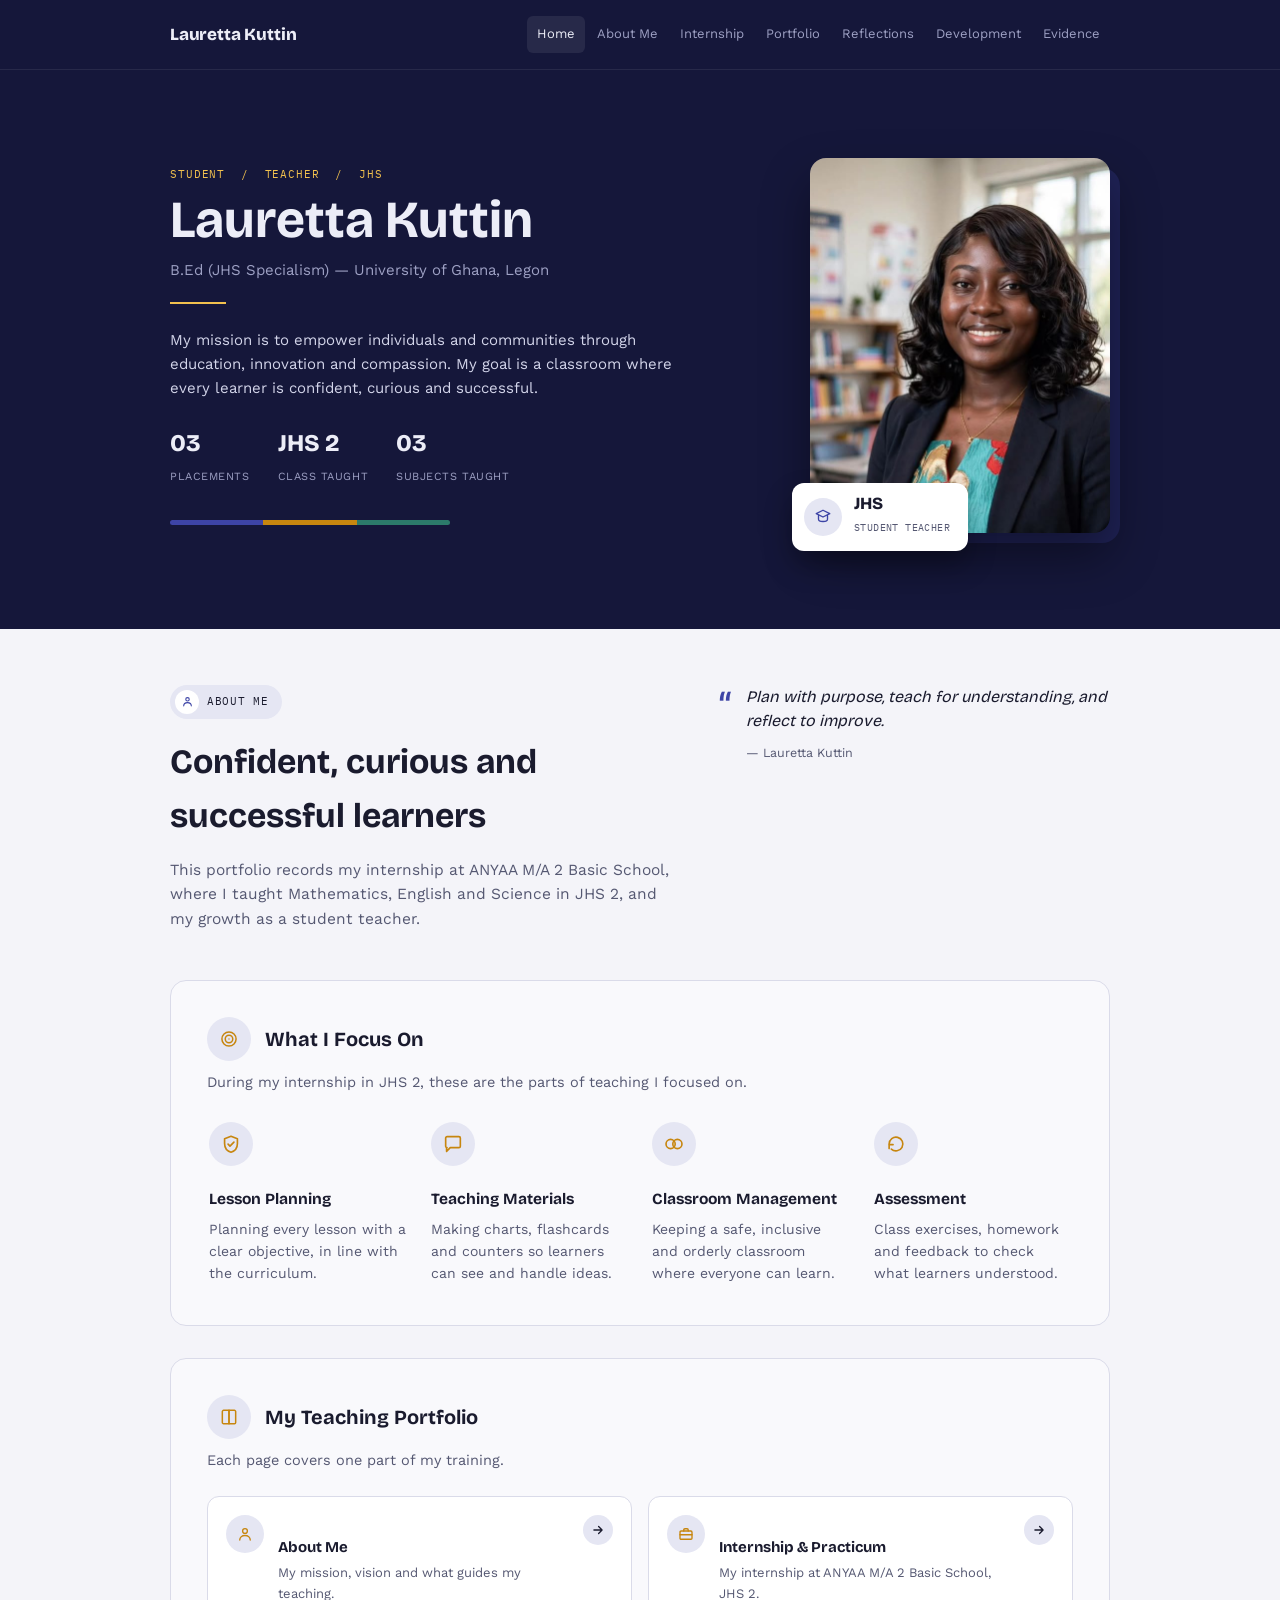
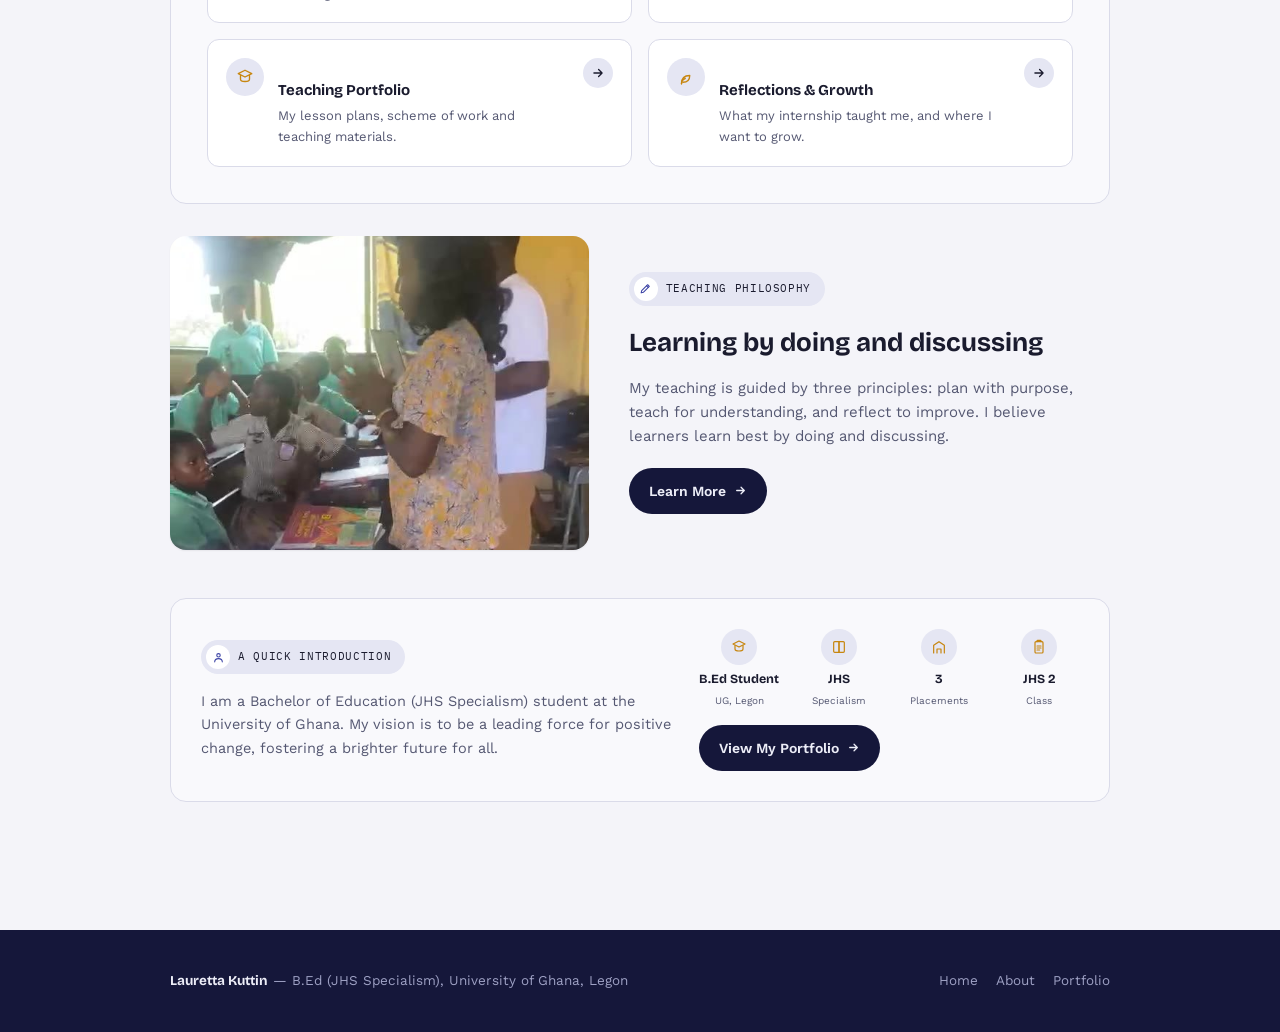
<file: site/index.html>
<!doctype html>
<html lang="en">
<head>
<meta charset="UTF-8">
<meta name="viewport" content="width=device-width, initial-scale=1">
<title>Lauretta Kuttin — Home</title>
<meta name="description" content="Teaching e-portfolio of Lauretta Kuttin, B.Ed (JHS Specialism) student-teacher at the University of Ghana, Legon.">
<link rel="stylesheet" href="https://fonts.googleapis.com/css2?family=Bricolage+Grotesque:opsz,wght@12..96,500;12..96,700;12..96,800&family=Work+Sans:wght@400;500;600;700&family=IBM+Plex+Mono:wght@500&display=swap">
<link rel="stylesheet" href="styles.css">
</head>
<body>

<header class="site">
  <div class="container nav-row">
    <a class="brand" href="index.html">Lauretta Kuttin</a>
    <button class="nav-toggle" id="navToggle" aria-expanded="false">Menu</button>
    <nav class="links" id="navLinks">
      <a href="index.html" class="active">Home</a>
      <a href="about.html">About Me</a>
      <a href="internship.html">Internship</a>
      <a href="portfolio.html">Portfolio</a>
      <a href="reflections.html">Reflections</a>
      <a href="development.html">Development</a>
      <a href="evidence.html">Evidence</a>
    </nav>
  </div>
</header>

<section class="hero" id="siteHero">
  <div class="container hero-grid">
    <div>
      <span class="eyebrow">Student &nbsp;/&nbsp; Teacher &nbsp;/&nbsp; JHS</span>
      <h1>Lauretta Kuttin</h1>
      <p class="role">B.Ed (JHS Specialism) — University of Ghana, Legon</p>
      <div class="divider-rule"></div>
      <p class="pitch">My mission is to empower individuals and communities through education, innovation and compassion. My goal is a classroom where every learner is confident, curious and successful.</p>
      <div class="stat-row">
        <div class="stat"><b>03</b><span>Placements</span></div>
        <div class="stat"><b>JHS 2</b><span>Class Taught</span></div>
        <div class="stat"><b>03</b><span>Subjects Taught</span></div>
      </div>
      <div class="accentbar"><div style="background:var(--gold)"></div><div style="background:var(--green)"></div><div style="background:var(--maroon)"></div></div>
    </div>
    <div class="hero-photo-wrap">
      <img class="hero-photo" style="object-position:center 15%;" src="assets/portrait.jpg" alt="Portrait of Lauretta Kuttin">
      <div class="hero-badge">
          <div class="badge-icon"><svg width="18" height="18" viewBox="0 0 24 24" fill="none" stroke="currentColor" stroke-width="1.8" stroke-linecap="round" stroke-linejoin="round"><path d="M12 3l9 4.5-9 4.5-9-4.5z"/><path d="M6 10v5c0 1.5 2.7 3 6 3s6-1.5 6-3v-5"/></svg></div>
          <div><b>JHS</b><span>Student Teacher</span></div>
        </div>
    </div>
  </div>
</section>

<main class="container home-page">
  <div class="page">

    <div class="block about-teaser-grid">
      <div>
        <div class="pill-eyebrow"><span class="pill-icon"><svg width="13" height="13" viewBox="0 0 24 24" fill="none" stroke="currentColor" stroke-width="2" stroke-linecap="round" stroke-linejoin="round"><circle cx="12" cy="8" r="3.2"/><path d="M5 20c0-3.5 3-6 7-6s7 2.5 7 6"/></svg></span>About Me</div>
        <h2 style="font-size:clamp(26px,4vw,34px);margin-bottom:14px;">Confident, curious and successful learners</h2>
        <p style="color:var(--ink-muted);font-size:15.5px;max-width:56ch;">This portfolio records my internship at ANYAA M/A 2 Basic School, where I taught Mathematics, English and Science in JHS 2, and my growth as a student teacher.</p>
      </div>
      <div class="testimonial">
          <span class="quote-mark">&ldquo;</span>
          <div>
            <blockquote>Plan with purpose, teach for understanding, and reflect to improve.</blockquote>
            <cite>— Lauretta Kuttin</cite>
          </div>
        </div>
    </div>

    <div class="panel">
      <div class="panel-head">
        <div class="focus-icon"><svg width="20" height="20" viewBox="0 0 24 24" fill="none" stroke="currentColor" stroke-width="1.8" stroke-linecap="round" stroke-linejoin="round"><circle cx="12" cy="12" r="8.5"/><circle cx="12" cy="12" r="4.5"/><circle cx="12" cy="12" r=".8" fill="currentColor" stroke="none"/></svg></div>
        <h3>What I Focus On</h3>
      </div>
      <p class="panel-intro">During my internship in JHS 2, these are the parts of teaching I focused on.</p>
      <div class="focus-grid">
        <div class="focus-card">
          <div class="focus-icon"><svg width="22" height="22" viewBox="0 0 24 24" fill="none" stroke="currentColor" stroke-width="1.8" stroke-linecap="round" stroke-linejoin="round"><path d="M12 3.5l7 2.8v5.2c0 5-3 8.3-7 9.5-4-1.2-7-4.5-7-9.5V6.3z"/><path d="M8.8 12.2l2.1 2.1 4.3-4.3"/></svg></div>
          <h4>Lesson Planning</h4>
          <p>Planning every lesson with a clear objective, in line with the curriculum.</p>
        </div>
        <div class="focus-card">
          <div class="focus-icon"><svg width="22" height="22" viewBox="0 0 24 24" fill="none" stroke="currentColor" stroke-width="1.8" stroke-linecap="round" stroke-linejoin="round"><path d="M4 5.5A1.5 1.5 0 0 1 5.5 4h13A1.5 1.5 0 0 1 20 5.5v9A1.5 1.5 0 0 1 18.5 16H9l-4 4v-4H5.5A1.5 1.5 0 0 1 4 14.5z"/></svg></div>
          <h4>Teaching Materials</h4>
          <p>Making charts, flashcards and counters so learners can see and handle ideas.</p>
        </div>
        <div class="focus-card">
          <div class="focus-icon"><svg width="22" height="22" viewBox="0 0 24 24" fill="none" stroke="currentColor" stroke-width="1.8" stroke-linecap="round" stroke-linejoin="round"><circle cx="8.3" cy="12" r="5"/><circle cx="15.7" cy="12" r="5"/></svg></div>
          <h4>Classroom Management</h4>
          <p>Keeping a safe, inclusive and orderly classroom where everyone can learn.</p>
        </div>
        <div class="focus-card">
          <div class="focus-icon"><svg width="22" height="22" viewBox="0 0 24 24" fill="none" stroke="currentColor" stroke-width="1.8" stroke-linecap="round" stroke-linejoin="round"><path d="M4.5 12a7.5 7.5 0 1 1 2.4 5.5"/><path d="M4.5 17v-4.3h4.3"/></svg></div>
          <h4>Assessment</h4>
          <p>Class exercises, homework and feedback to check what learners understood.</p>
        </div>
      </div>
    </div>

    <div class="panel">
      <div class="panel-head">
        <div class="focus-icon"><svg width="20" height="20" viewBox="0 0 24 24" fill="none" stroke="currentColor" stroke-width="1.8" stroke-linecap="round" stroke-linejoin="round"><path d="M4 5.5C4 4.7 4.7 4 5.5 4H12v16H5.5A1.5 1.5 0 0 1 4 18.5z"/><path d="M20 5.5c0-.8-.7-1.5-1.5-1.5H12v16h6.5a1.5 1.5 0 0 0 1.5-1.5z"/></svg></div>
        <h3>My Teaching Portfolio</h3>
      </div>
      <p class="panel-intro">Each page covers one part of my training.</p>
      <div class="link-grid">
        <a class="link-card" href="about.html">
          <div class="focus-icon"><svg width="18" height="18" viewBox="0 0 24 24" fill="none" stroke="currentColor" stroke-width="1.8" stroke-linecap="round" stroke-linejoin="round"><circle cx="12" cy="8" r="3.2"/><path d="M5 20c0-3.5 3-6 7-6s7 2.5 7 6"/></svg></div>
          <div class="link-body">
            <h4>About Me</h4>
            <p>My mission, vision and what guides my teaching.</p>
          </div>
          <div class="link-arrow"><svg width="14" height="14" viewBox="0 0 24 24" fill="none" stroke="currentColor" stroke-width="2.2" stroke-linecap="round" stroke-linejoin="round"><path d="M5 12h13M13 6l6 6-6 6"/></svg></div>
        </a>
        <a class="link-card" href="internship.html">
          <div class="focus-icon"><svg width="18" height="18" viewBox="0 0 24 24" fill="none" stroke="currentColor" stroke-width="1.8" stroke-linecap="round" stroke-linejoin="round"><rect x="4" y="8" width="16" height="11" rx="1.5"/><path d="M9 8V6.5A1.5 1.5 0 0 1 10.5 5h3A1.5 1.5 0 0 1 15 6.5V8"/><path d="M4 13h16"/></svg></div>
          <div class="link-body">
            <h4>Internship &amp; Practicum</h4>
            <p>My internship at ANYAA M/A 2 Basic School, JHS 2.</p>
          </div>
          <div class="link-arrow"><svg width="14" height="14" viewBox="0 0 24 24" fill="none" stroke="currentColor" stroke-width="2.2" stroke-linecap="round" stroke-linejoin="round"><path d="M5 12h13M13 6l6 6-6 6"/></svg></div>
        </a>
        <a class="link-card" href="portfolio.html">
          <div class="focus-icon"><svg width="18" height="18" viewBox="0 0 24 24" fill="none" stroke="currentColor" stroke-width="1.8" stroke-linecap="round" stroke-linejoin="round"><path d="M12 3l9 4.5-9 4.5-9-4.5z"/><path d="M6 10v5c0 1.5 2.7 3 6 3s6-1.5 6-3v-5"/></svg></div>
          <div class="link-body">
            <h4>Teaching Portfolio</h4>
            <p>My lesson plans, scheme of work and teaching materials.</p>
          </div>
          <div class="link-arrow"><svg width="14" height="14" viewBox="0 0 24 24" fill="none" stroke="currentColor" stroke-width="2.2" stroke-linecap="round" stroke-linejoin="round"><path d="M5 12h13M13 6l6 6-6 6"/></svg></div>
        </a>
        <a class="link-card" href="reflections.html">
          <div class="focus-icon"><svg width="18" height="18" viewBox="0 0 24 24" fill="none" stroke="currentColor" stroke-width="1.8" stroke-linecap="round" stroke-linejoin="round"><path d="M6 21c0-7 4-11 11-11 0 6-3 9-9 9"/><path d="M6 21c0-4 2-6 5-7"/></svg></div>
          <div class="link-body">
            <h4>Reflections &amp; Growth</h4>
            <p>What my internship taught me, and where I want to grow.</p>
          </div>
          <div class="link-arrow"><svg width="14" height="14" viewBox="0 0 24 24" fill="none" stroke="currentColor" stroke-width="2.2" stroke-linecap="round" stroke-linejoin="round"><path d="M5 12h13M13 6l6 6-6 6"/></svg></div>
        </a>
      </div>
    </div>

    <div class="block philosophy-split">
      <img class="philosophy-photo" style="object-position:center 30%;" src="assets/teaching.jpg" alt="Lauretta in front of her JHS 2 class at ANYAA M/A 2 Basic School">
      <div>
        <div class="pill-eyebrow"><span class="pill-icon"><svg width="13" height="13" viewBox="0 0 24 24" fill="none" stroke="currentColor" stroke-width="2" stroke-linecap="round" stroke-linejoin="round"><path d="M4 20l1-4L16 5l3 3L8 19l-4 1z"/><path d="M14 7l3 3"/></svg></span>Teaching Philosophy</div>
        <h3 style="font-size:clamp(22px,3.2vw,26px);margin-bottom:12px;">Learning by doing and discussing</h3>
        <p style="color:var(--ink-muted);font-size:15px;max-width:52ch;margin-bottom:20px;">My teaching is guided by three principles: plan with purpose, teach for understanding, and reflect to improve. I believe learners learn best by doing and discussing.</p>
        <a class="btn-dark" href="about.html">Learn More <svg width="13" height="13" viewBox="0 0 24 24" fill="none" stroke="currentColor" stroke-width="2.4" stroke-linecap="round" stroke-linejoin="round"><path d="M5 12h13M13 6l6 6-6 6"/></svg></a>
      </div>
    </div>

    <div class="block intro-bar">
      <div class="intro-text">
        <div class="pill-eyebrow"><span class="pill-icon"><svg width="13" height="13" viewBox="0 0 24 24" fill="none" stroke="currentColor" stroke-width="2" stroke-linecap="round" stroke-linejoin="round"><circle cx="12" cy="8" r="3.2"/><path d="M5 20c0-3.5 3-6 7-6s7 2.5 7 6"/></svg></span>A Quick Introduction</div>
        <p style="font-size:14.5px;color:var(--ink-muted);max-width:56ch;">I am a Bachelor of Education (JHS Specialism) student at the University of Ghana. My vision is to be a leading force for positive change, fostering a brighter future for all.</p>
      </div>
      <div class="intro-side">
        <div class="mini-stats">
          <div class="mini-stat">
            <div class="focus-icon"><svg width="16" height="16" viewBox="0 0 24 24" fill="none" stroke="currentColor" stroke-width="1.8" stroke-linecap="round" stroke-linejoin="round"><path d="M12 3l9 4.5-9 4.5-9-4.5z"/><path d="M6 10v5c0 1.5 2.7 3 6 3s6-1.5 6-3v-5"/></svg></div>
            <b>B.Ed Student</b><span>UG, Legon</span>
          </div>
          <div class="mini-stat">
            <div class="focus-icon"><svg width="16" height="16" viewBox="0 0 24 24" fill="none" stroke="currentColor" stroke-width="1.8" stroke-linecap="round" stroke-linejoin="round"><path d="M4 5.5C4 4.7 4.7 4 5.5 4H12v16H5.5A1.5 1.5 0 0 1 4 18.5z"/><path d="M20 5.5c0-.8-.7-1.5-1.5-1.5H12v16h6.5a1.5 1.5 0 0 0 1.5-1.5z"/></svg></div>
            <b>JHS</b><span>Specialism</span>
          </div>
          <div class="mini-stat">
            <div class="focus-icon"><svg width="16" height="16" viewBox="0 0 24 24" fill="none" stroke="currentColor" stroke-width="1.8" stroke-linecap="round" stroke-linejoin="round"><path d="M4 21V9.5L12 4l8 5.5V21"/><path d="M9 21v-6h6v6"/></svg></div>
            <b>3</b><span>Placements</span>
          </div>
          <div class="mini-stat">
            <div class="focus-icon"><svg width="16" height="16" viewBox="0 0 24 24" fill="none" stroke="currentColor" stroke-width="1.8" stroke-linecap="round" stroke-linejoin="round"><rect x="6" y="4" width="12" height="17" rx="1.5"/><path d="M9 4V3a1 1 0 0 1 1-1h4a1 1 0 0 1 1 1v1"/><path d="M9 10.5h6M9 13.5h6M9 16.5h4"/></svg></div>
            <b>JHS 2</b><span>Class</span>
          </div>
        </div>
        <a class="btn-dark" href="portfolio.html">View My Portfolio <svg width="13" height="13" viewBox="0 0 24 24" fill="none" stroke="currentColor" stroke-width="2.4" stroke-linecap="round" stroke-linejoin="round"><path d="M5 12h13M13 6l6 6-6 6"/></svg></a>
      </div>
    </div>
  </div>
</main>

<footer class="site">
  <div class="container">
    <div><strong>Lauretta Kuttin</strong> — B.Ed (JHS Specialism), University of Ghana, Legon</div>
    <div class="foot-links">
      <a href="index.html">Home</a>
      <a href="about.html">About</a>
      <a href="portfolio.html">Portfolio</a>
    </div>
  </div>
</footer>

<script>
(function(){
  var navToggle = document.getElementById("navToggle");
  var navEl = document.getElementById("navLinks");
  navToggle.addEventListener("click", function(){
    var open = navEl.classList.toggle("open");
    navToggle.setAttribute("aria-expanded", open ? "true" : "false");
  });
})();
</script>
</body>
</html>
</file>
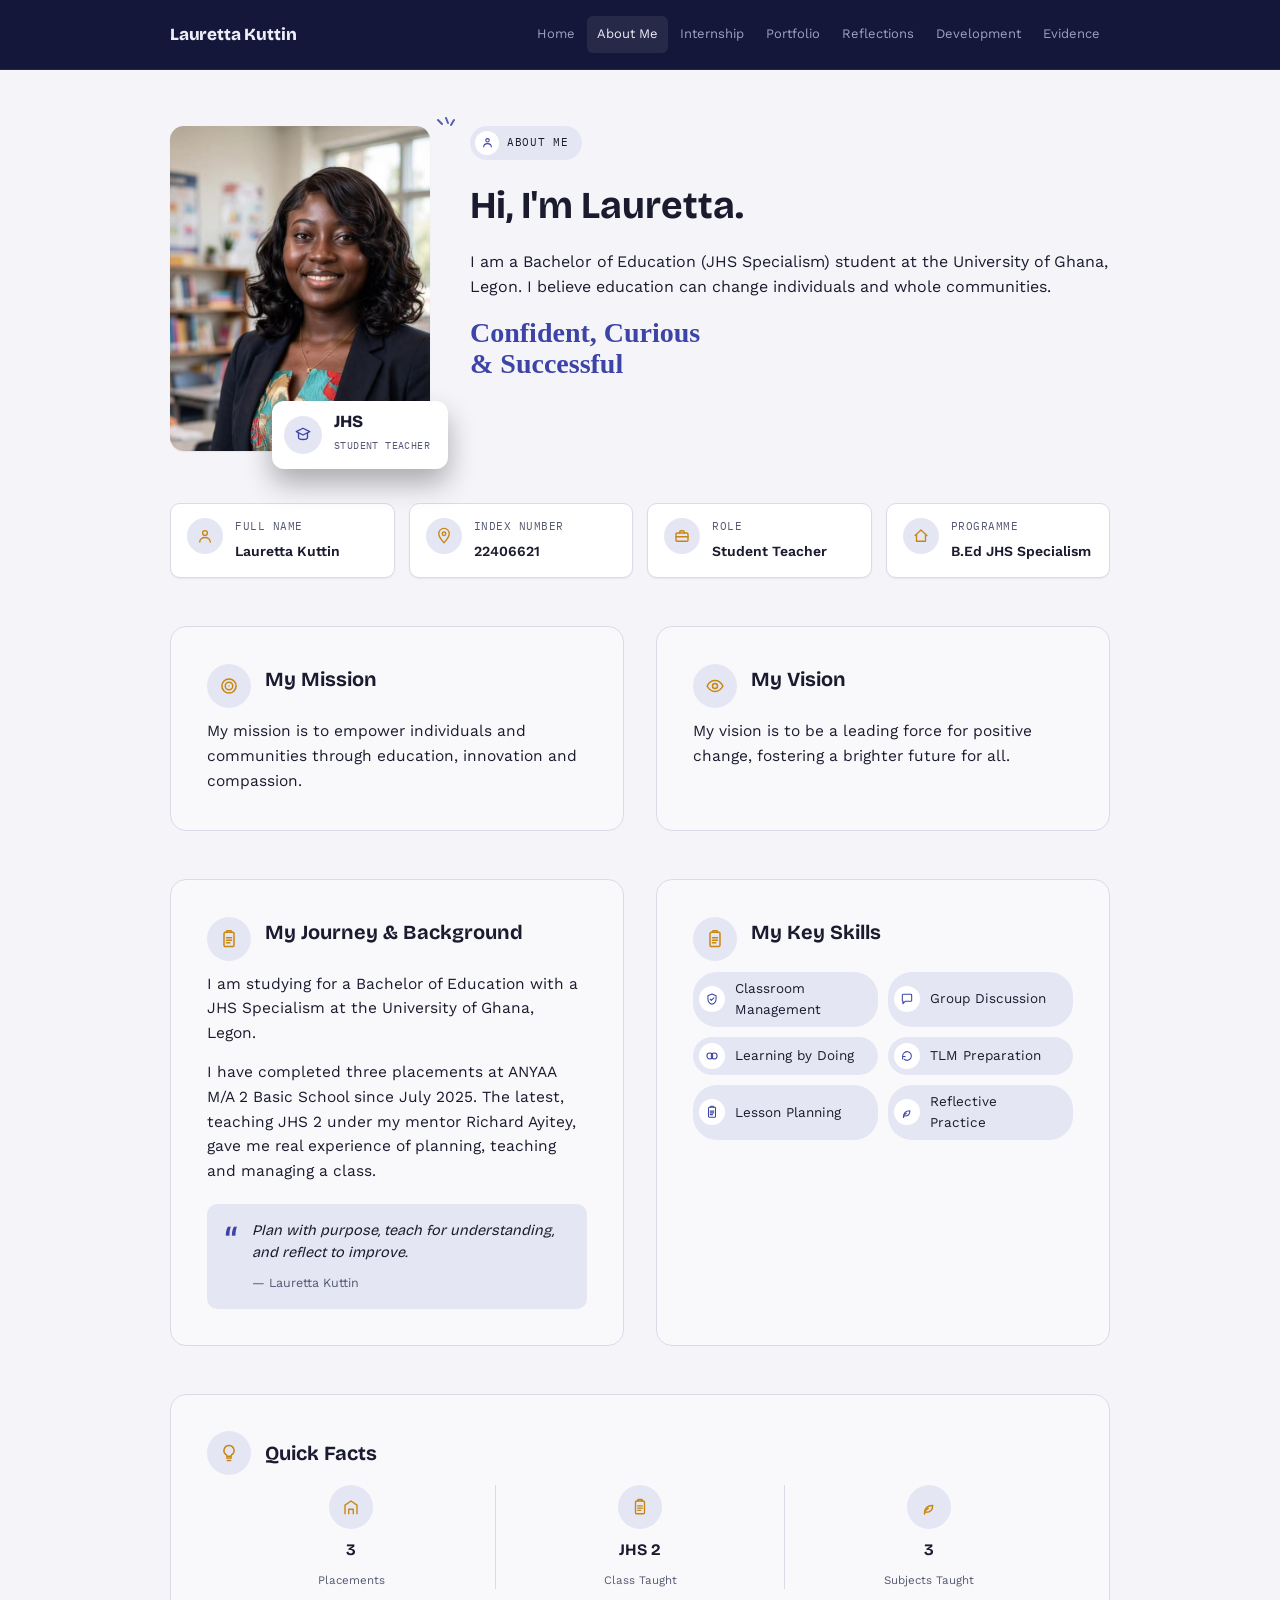
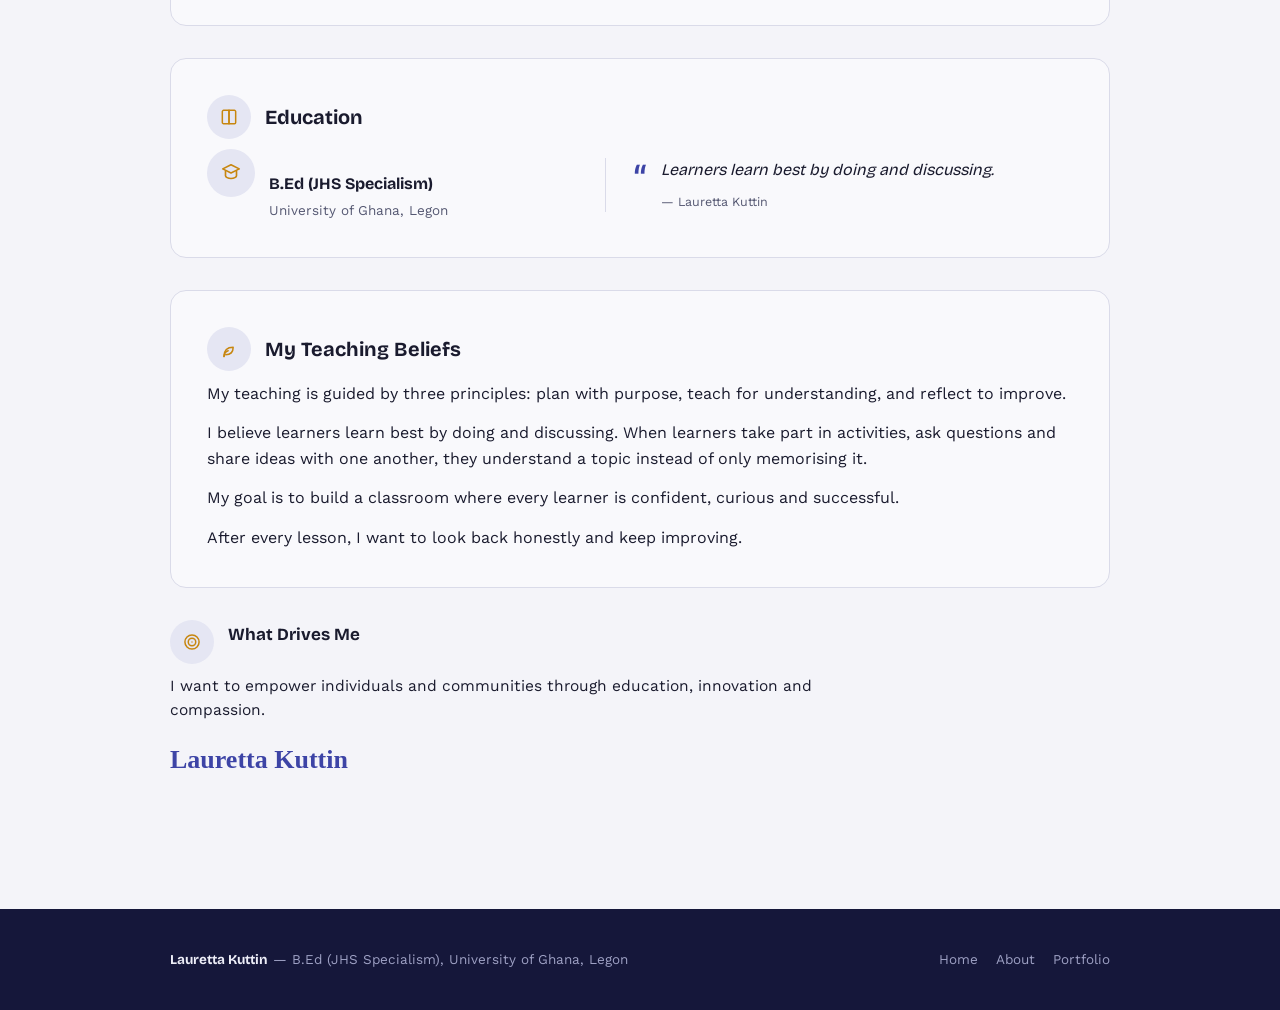
<file: site/about.html>
<!doctype html>
<html lang="en">
<head>
<meta charset="UTF-8">
<meta name="viewport" content="width=device-width, initial-scale=1">
<title>Lauretta Kuttin — About Me</title>
<meta name="description" content="Teaching e-portfolio of Lauretta Kuttin, B.Ed (JHS Specialism) student-teacher at the University of Ghana, Legon.">
<link rel="stylesheet" href="https://fonts.googleapis.com/css2?family=Bricolage+Grotesque:opsz,wght@12..96,500;12..96,700;12..96,800&family=Work+Sans:wght@400;500;600;700&family=IBM+Plex+Mono:wght@500&display=swap">
<link rel="stylesheet" href="styles.css">
</head>
<body>

<header class="site">
  <div class="container nav-row">
    <a class="brand" href="index.html">Lauretta Kuttin</a>
    <button class="nav-toggle" id="navToggle" aria-expanded="false">Menu</button>
    <nav class="links" id="navLinks">
      <a href="index.html">Home</a>
      <a href="about.html" class="active">About Me</a>
      <a href="internship.html">Internship</a>
      <a href="portfolio.html">Portfolio</a>
      <a href="reflections.html">Reflections</a>
      <a href="development.html">Development</a>
      <a href="evidence.html">Evidence</a>
    </nav>
  </div>
</header>

<main class="container">
  <div class="page">

    <div class="about-split">
      <div style="position:relative;">
        <div class="photo-ticks"><svg width="24" height="34" viewBox="0 0 24 34" fill="none" stroke="currentColor" stroke-width="2" stroke-linecap="round"><path d="M2 4l4 4"/><path d="M10 2l2 5"/><path d="M18 4l-3 5"/></svg></div>
        <img class="about-photo" style="object-position:center 15%;" src="assets/portrait.jpg" alt="Portrait of Lauretta Kuttin">
        <div class="hero-badge" style="position:absolute;right:-18px;bottom:-18px;left:auto;">
          <div class="badge-icon"><svg width="18" height="18" viewBox="0 0 24 24" fill="none" stroke="currentColor" stroke-width="1.8" stroke-linecap="round" stroke-linejoin="round"><path d="M12 3l9 4.5-9 4.5-9-4.5z"/><path d="M6 10v5c0 1.5 2.7 3 6 3s6-1.5 6-3v-5"/></svg></div>
          <div><b>JHS</b><span>Student Teacher</span></div>
        </div>
      </div>
      <div class="about-greet">
        <div class="pill-eyebrow"><span class="pill-icon"><svg width="13" height="13" viewBox="0 0 24 24" fill="none" stroke="currentColor" stroke-width="2" stroke-linecap="round" stroke-linejoin="round"><circle cx="12" cy="8" r="3.2"/><path d="M5 20c0-3.5 3-6 7-6s7 2.5 7 6"/></svg></span>About Me</div>
        <h3 style="font-size:clamp(28px,4.4vw,38px);">Hi, I'm Lauretta.</h3>
        <p class="body-text">I am a Bachelor of Education (JHS Specialism) student at the University of Ghana, Legon. I believe education can change individuals and whole communities.</p>
        <div class="tagline-script">Confident, Curious<br>&amp; Successful</div>
      </div>
    </div>

    <div class="block">
      <div class="info-grid">
        <div class="info-item">
          <div class="info-icon"><svg width="18" height="18" viewBox="0 0 24 24" fill="none" stroke="currentColor" stroke-width="1.8" stroke-linecap="round" stroke-linejoin="round"><circle cx="12" cy="8" r="3.2"/><path d="M5 20c0-3.5 3-6 7-6s7 2.5 7 6"/></svg></div>
          <div><span class="info-label">Full Name</span><span class="info-value">Lauretta Kuttin</span></div>
        </div>
        <div class="info-item">
          <div class="info-icon"><svg width="18" height="18" viewBox="0 0 24 24" fill="none" stroke="currentColor" stroke-width="1.8" stroke-linecap="round" stroke-linejoin="round"><path d="M12 21s7-7.2 7-12.2a7 7 0 1 0-14 0C5 13.8 12 21 12 21z"/><circle cx="12" cy="9" r="2.4"/></svg></div>
          <div><span class="info-label">Index Number</span><span class="info-value">22406621</span></div>
        </div>
        <div class="info-item">
          <div class="info-icon"><svg width="18" height="18" viewBox="0 0 24 24" fill="none" stroke="currentColor" stroke-width="1.8" stroke-linecap="round" stroke-linejoin="round"><rect x="4" y="8" width="16" height="11" rx="1.5"/><path d="M9 8V6.5A1.5 1.5 0 0 1 10.5 5h3A1.5 1.5 0 0 1 15 6.5V8"/><path d="M4 13h16"/></svg></div>
          <div><span class="info-label">Role</span><span class="info-value">Student Teacher</span></div>
        </div>
        <div class="info-item">
          <div class="info-icon"><svg width="18" height="18" viewBox="0 0 24 24" fill="none" stroke="currentColor" stroke-width="1.8" stroke-linecap="round" stroke-linejoin="round"><path d="M4 11.5L12 4l8 7.5"/><path d="M6 10v9h12v-9"/></svg></div>
          <div><span class="info-label">Programme</span><span class="info-value">B.Ed JHS Specialism</span></div>
        </div>
      </div>
    </div>

    <div class="two-col block">
      <div class="panel" style="margin-bottom:0;">
        <div class="panel-head">
        <div class="focus-icon"><svg width="20" height="20" viewBox="0 0 24 24" fill="none" stroke="currentColor" stroke-width="1.8" stroke-linecap="round" stroke-linejoin="round"><circle cx="12" cy="12" r="8.5"/><circle cx="12" cy="12" r="4.5"/><circle cx="12" cy="12" r=".8" fill="currentColor" stroke="none"/></svg></div>
        <h3>My Mission</h3>
      </div>
        <p class="body-text">My mission is to empower individuals and communities through education, innovation and compassion.</p>
      </div>
      <div class="panel" style="margin-bottom:0;">
        <div class="panel-head">
        <div class="focus-icon"><svg width="20" height="20" viewBox="0 0 24 24" fill="none" stroke="currentColor" stroke-width="1.8" stroke-linecap="round" stroke-linejoin="round"><path d="M2.5 12S6 5.5 12 5.5 21.5 12 21.5 12 18 18.5 12 18.5 2.5 12 2.5 12z"/><circle cx="12" cy="12" r="3"/></svg></div>
        <h3>My Vision</h3>
      </div>
        <p class="body-text">My vision is to be a leading force for positive change, fostering a brighter future for all.</p>
      </div>
    </div>

    <div class="two-col block">
      <div class="panel" style="margin-bottom:0;">
        <div class="panel-head">
        <div class="focus-icon"><svg width="20" height="20" viewBox="0 0 24 24" fill="none" stroke="currentColor" stroke-width="1.8" stroke-linecap="round" stroke-linejoin="round"><rect x="6" y="4" width="12" height="17" rx="1.5"/><path d="M9 4V3a1 1 0 0 1 1-1h4a1 1 0 0 1 1 1v1"/><path d="M9 10.5h6M9 13.5h6M9 16.5h4"/></svg></div>
        <h3>My Journey &amp; Background</h3>
      </div>
        <p class="body-text">I am studying for a Bachelor of Education with a JHS Specialism at the University of Ghana, Legon.</p>
        <p class="body-text" style="margin-top:14px;">I have completed three placements at ANYAA M/A 2 Basic School since July 2025. The latest, teaching JHS 2 under my mentor Richard Ayitey, gave me real experience of planning, teaching and managing a class.</p>
        <div class="testimonial" style="margin-top:20px;background:var(--chip-bg);border-radius:10px;padding:16px 18px;">
          <span class="quote-mark">&ldquo;</span>
          <div>
            <blockquote style="font-size:14.5px;">Plan with purpose, teach for understanding, and reflect to improve.</blockquote>
            <cite>— Lauretta Kuttin</cite>
          </div>
        </div>
      </div>
      <div class="panel" style="margin-bottom:0;">
        <div class="panel-head">
        <div class="focus-icon"><svg width="20" height="20" viewBox="0 0 24 24" fill="none" stroke="currentColor" stroke-width="1.8" stroke-linecap="round" stroke-linejoin="round"><rect x="6" y="4" width="12" height="17" rx="1.5"/><path d="M9 4V3a1 1 0 0 1 1-1h4a1 1 0 0 1 1 1v1"/><path d="M9 10.5h6M9 13.5h6M9 16.5h4"/></svg></div>
        <h3>My Key Skills</h3>
      </div>
        <div class="skill-grid">
          <div class="skill-chip"><span class="chip-ico"><svg width="14" height="14" viewBox="0 0 24 24" fill="none" stroke="currentColor" stroke-width="1.8" stroke-linecap="round" stroke-linejoin="round"><path d="M12 3.5l7 2.8v5.2c0 5-3 8.3-7 9.5-4-1.2-7-4.5-7-9.5V6.3z"/><path d="M8.8 12.2l2.1 2.1 4.3-4.3"/></svg></span>Classroom Management</div>
          <div class="skill-chip"><span class="chip-ico"><svg width="14" height="14" viewBox="0 0 24 24" fill="none" stroke="currentColor" stroke-width="1.8" stroke-linecap="round" stroke-linejoin="round"><path d="M4 5.5A1.5 1.5 0 0 1 5.5 4h13A1.5 1.5 0 0 1 20 5.5v9A1.5 1.5 0 0 1 18.5 16H9l-4 4v-4H5.5A1.5 1.5 0 0 1 4 14.5z"/></svg></span>Group Discussion</div>
          <div class="skill-chip"><span class="chip-ico"><svg width="14" height="14" viewBox="0 0 24 24" fill="none" stroke="currentColor" stroke-width="1.8" stroke-linecap="round" stroke-linejoin="round"><circle cx="8.3" cy="12" r="5"/><circle cx="15.7" cy="12" r="5"/></svg></span>Learning by Doing</div>
          <div class="skill-chip"><span class="chip-ico"><svg width="14" height="14" viewBox="0 0 24 24" fill="none" stroke="currentColor" stroke-width="1.8" stroke-linecap="round" stroke-linejoin="round"><path d="M4.5 12a7.5 7.5 0 1 1 2.4 5.5"/><path d="M4.5 17v-4.3h4.3"/></svg></span>TLM Preparation</div>
          <div class="skill-chip"><span class="chip-ico"><svg width="14" height="14" viewBox="0 0 24 24" fill="none" stroke="currentColor" stroke-width="1.8" stroke-linecap="round" stroke-linejoin="round"><rect x="6" y="4" width="12" height="17" rx="1.5"/><path d="M9 4V3a1 1 0 0 1 1-1h4a1 1 0 0 1 1 1v1"/><path d="M9 10.5h6M9 13.5h6M9 16.5h4"/></svg></span>Lesson Planning</div>
          <div class="skill-chip"><span class="chip-ico"><svg width="14" height="14" viewBox="0 0 24 24" fill="none" stroke="currentColor" stroke-width="1.8" stroke-linecap="round" stroke-linejoin="round"><path d="M6 21c0-7 4-11 11-11 0 6-3 9-9 9"/><path d="M6 21c0-4 2-6 5-7"/></svg></span>Reflective Practice</div>
        </div>
      </div>
    </div>

    <div class="panel">
      <div class="panel-head">
        <div class="focus-icon"><svg width="20" height="20" viewBox="0 0 24 24" fill="none" stroke="currentColor" stroke-width="1.8" stroke-linecap="round" stroke-linejoin="round"><path d="M9 18h6M10 21h4"/><path d="M12 3a6 6 0 0 0-3.5 10.9c.5.4.8 1 .8 1.6v.5h5.4v-.5c0-.6.3-1.2.8-1.6A6 6 0 0 0 12 3z"/></svg></div>
        <h3>Quick Facts</h3>
      </div>
      <div class="stat-trio">
        <div class="stat-trio-item">
          <div class="focus-icon"><svg width="18" height="18" viewBox="0 0 24 24" fill="none" stroke="currentColor" stroke-width="1.8" stroke-linecap="round" stroke-linejoin="round"><path d="M4 21V9.5L12 4l8 5.5V21"/><path d="M9 21v-6h6v6"/></svg></div>
          <b>3</b><span>Placements</span>
        </div>
        <div class="stat-trio-item">
          <div class="focus-icon"><svg width="18" height="18" viewBox="0 0 24 24" fill="none" stroke="currentColor" stroke-width="1.8" stroke-linecap="round" stroke-linejoin="round"><rect x="6" y="4" width="12" height="17" rx="1.5"/><path d="M9 4V3a1 1 0 0 1 1-1h4a1 1 0 0 1 1 1v1"/><path d="M9 10.5h6M9 13.5h6M9 16.5h4"/></svg></div>
          <b>JHS 2</b><span>Class Taught</span>
        </div>
        <div class="stat-trio-item">
          <div class="focus-icon"><svg width="18" height="18" viewBox="0 0 24 24" fill="none" stroke="currentColor" stroke-width="1.8" stroke-linecap="round" stroke-linejoin="round"><path d="M6 21c0-7 4-11 11-11 0 6-3 9-9 9"/><path d="M6 21c0-4 2-6 5-7"/></svg></div>
          <b>3</b><span>Subjects Taught</span>
        </div>
      </div>
    </div>

    <div class="panel">
      <div class="panel-head">
        <div class="focus-icon"><svg width="20" height="20" viewBox="0 0 24 24" fill="none" stroke="currentColor" stroke-width="1.8" stroke-linecap="round" stroke-linejoin="round"><path d="M4 5.5C4 4.7 4.7 4 5.5 4H12v16H5.5A1.5 1.5 0 0 1 4 18.5z"/><path d="M20 5.5c0-.8-.7-1.5-1.5-1.5H12v16h6.5a1.5 1.5 0 0 0 1.5-1.5z"/></svg></div>
        <h3>Education</h3>
      </div>
      <div class="edu-row">
        <div class="edu-info">
          <div class="focus-icon"><svg width="22" height="22" viewBox="0 0 24 24" fill="none" stroke="currentColor" stroke-width="1.8" stroke-linecap="round" stroke-linejoin="round"><path d="M12 3l9 4.5-9 4.5-9-4.5z"/><path d="M6 10v5c0 1.5 2.7 3 6 3s6-1.5 6-3v-5"/></svg></div>
          <div>
            <h4>B.Ed (JHS Specialism)</h4>
            <p>University of Ghana, Legon</p>
          </div>
        </div>
        <div class="testimonial">
          <span class="quote-mark">&ldquo;</span>
          <div>
            <blockquote>Learners learn best by doing and discussing.</blockquote>
            <cite>— Lauretta Kuttin</cite>
          </div>
        </div>
      </div>
    </div>

    <div class="panel">
      <div class="panel-head">
        <div class="focus-icon"><svg width="20" height="20" viewBox="0 0 24 24" fill="none" stroke="currentColor" stroke-width="1.8" stroke-linecap="round" stroke-linejoin="round"><path d="M6 21c0-7 4-11 11-11 0 6-3 9-9 9"/><path d="M6 21c0-4 2-6 5-7"/></svg></div>
        <h3>My Teaching Beliefs</h3>
      </div>
      <p class="body-text">My teaching is guided by three principles: plan with purpose, teach for understanding, and reflect to improve.</p>
      <p class="body-text" style="margin-top:14px;">I believe learners learn best by doing and discussing. When learners take part in activities, ask questions and share ideas with one another, they understand a topic instead of only memorising it.</p>
      <p class="body-text" style="margin-top:14px;">My goal is to build a classroom where every learner is confident, curious and successful.</p>
            <p class="body-text" style="margin-top:14px;">After every lesson, I want to look back honestly and keep improving.</p>
    </div>

    <div class="block">
      <div>
        <div class="panel-head" style="margin-bottom:10px;">
          <div class="focus-icon"><svg width="20" height="20" viewBox="0 0 24 24" fill="none" stroke="currentColor" stroke-width="1.8" stroke-linecap="round" stroke-linejoin="round"><circle cx="12" cy="12" r="8.5"/><circle cx="12" cy="12" r="4.5"/><circle cx="12" cy="12" r=".8" fill="currentColor" stroke="none"/></svg></div>
          <h3 style="font-size:17px;">What Drives Me</h3>
        </div>
        <p class="body-text">I want to empower individuals and communities through education, innovation and compassion.</p>
        <div class="signature">Lauretta Kuttin</div>
      </div>
    </div>
  </div>
</main>

<footer class="site">
  <div class="container">
    <div><strong>Lauretta Kuttin</strong> — B.Ed (JHS Specialism), University of Ghana, Legon</div>
    <div class="foot-links">
      <a href="index.html">Home</a>
      <a href="about.html">About</a>
      <a href="portfolio.html">Portfolio</a>
    </div>
  </div>
</footer>

<script>
(function(){
  var navToggle = document.getElementById("navToggle");
  var navEl = document.getElementById("navLinks");
  navToggle.addEventListener("click", function(){
    var open = navEl.classList.toggle("open");
    navToggle.setAttribute("aria-expanded", open ? "true" : "false");
  });
})();
</script>
</body>
</html>
</file>
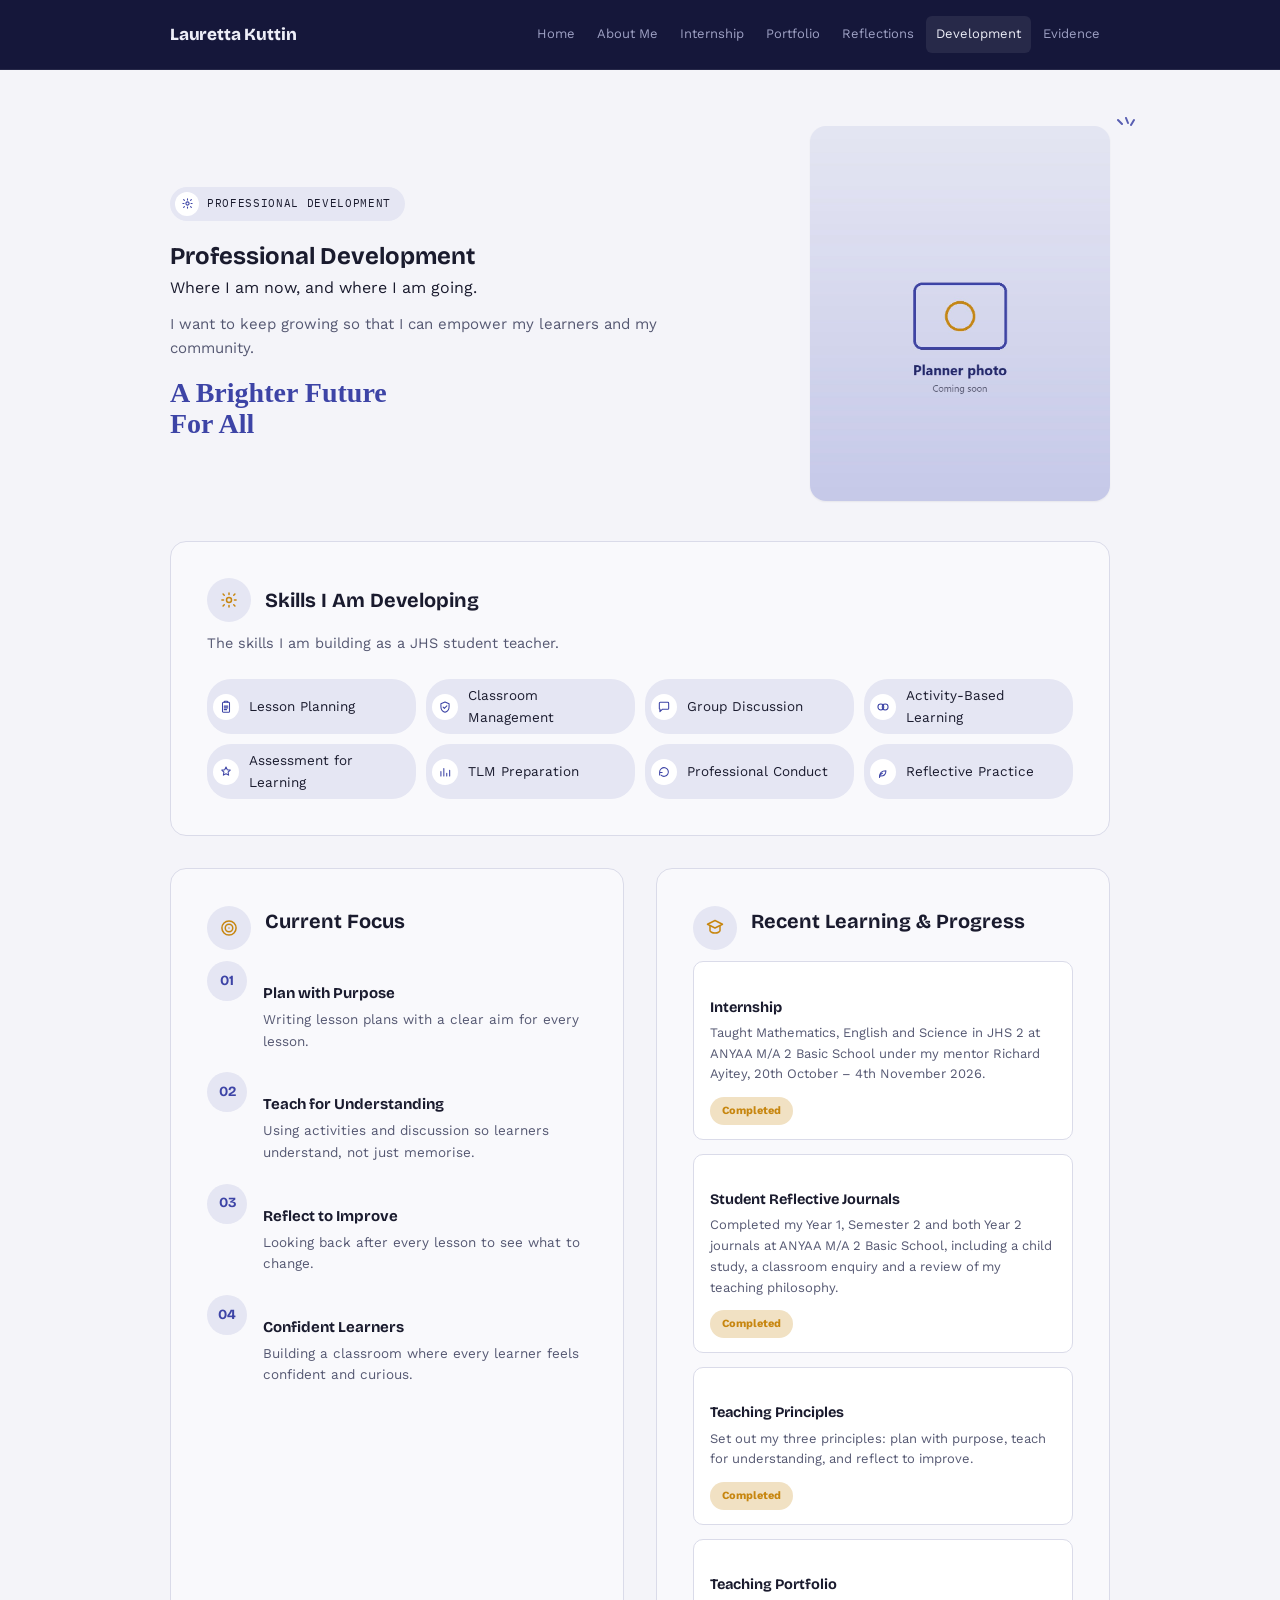
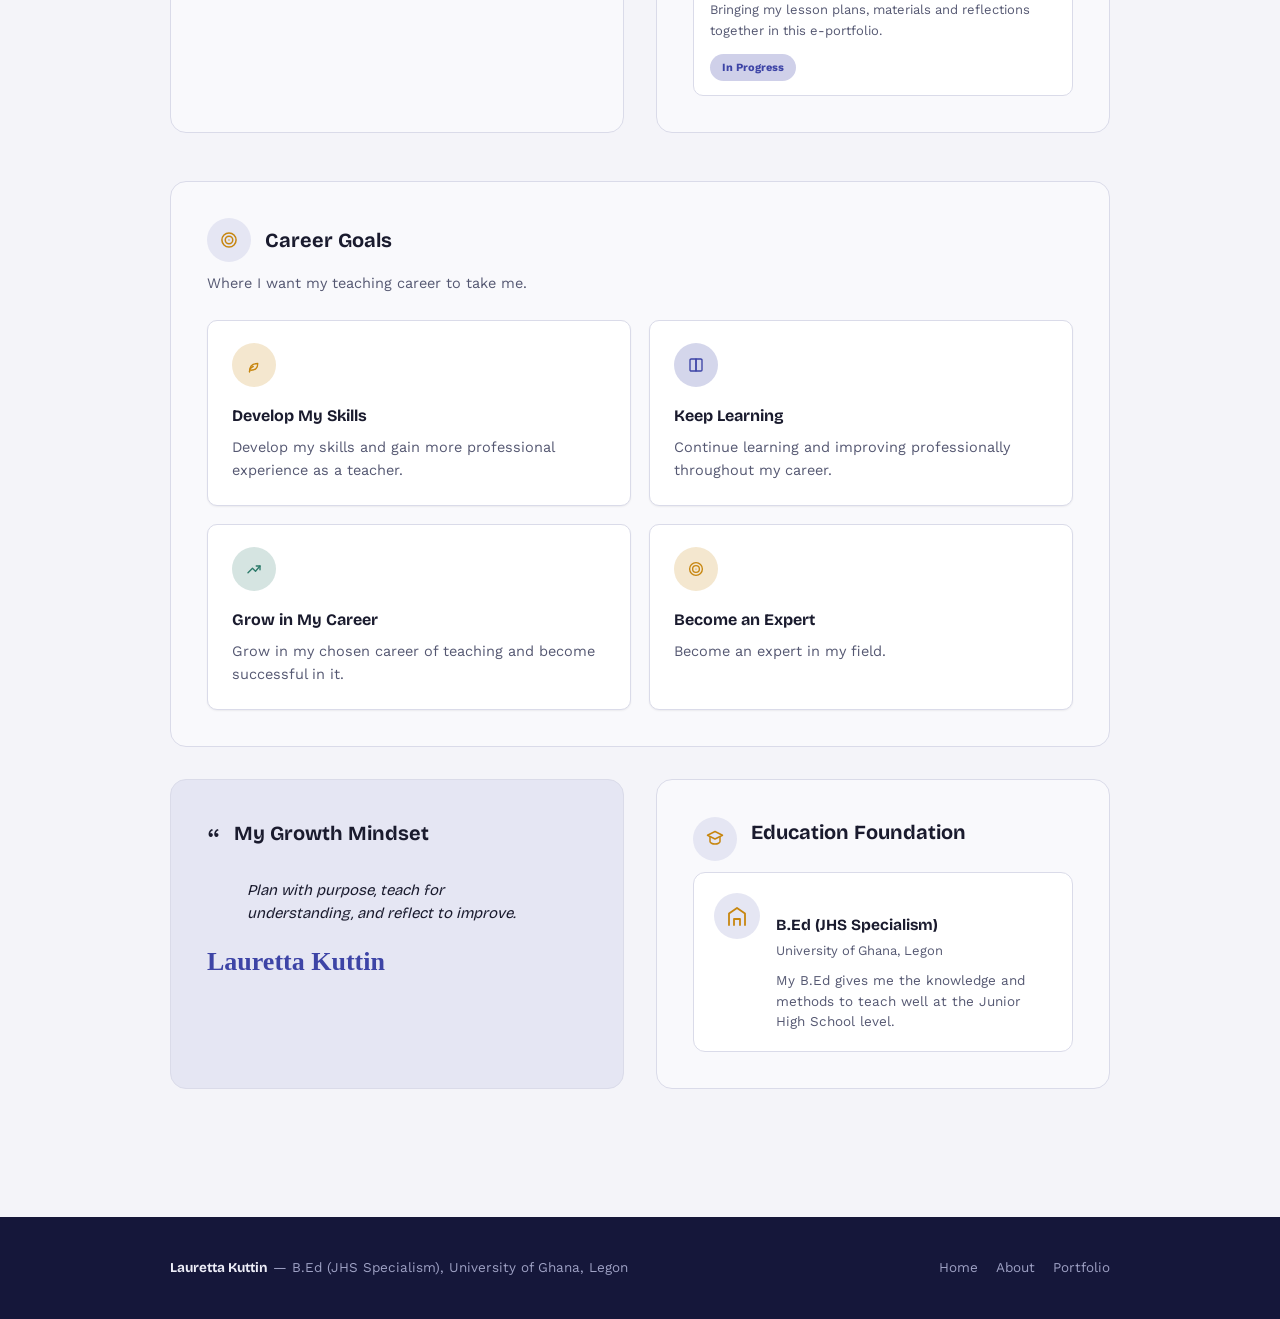
<file: site/development.html>
<!doctype html>
<html lang="en">
<head>
<meta charset="UTF-8">
<meta name="viewport" content="width=device-width, initial-scale=1">
<title>Lauretta Kuttin — Professional Development</title>
<meta name="description" content="Teaching e-portfolio of Lauretta Kuttin, B.Ed (JHS Specialism) student-teacher at the University of Ghana, Legon.">
<link rel="stylesheet" href="https://fonts.googleapis.com/css2?family=Bricolage+Grotesque:opsz,wght@12..96,500;12..96,700;12..96,800&family=Work+Sans:wght@400;500;600;700&family=IBM+Plex+Mono:wght@500&display=swap">
<link rel="stylesheet" href="styles.css">
</head>
<body>

<header class="site">
  <div class="container nav-row">
    <a class="brand" href="index.html">Lauretta Kuttin</a>
    <button class="nav-toggle" id="navToggle" aria-expanded="false">Menu</button>
    <nav class="links" id="navLinks">
      <a href="index.html">Home</a>
      <a href="about.html">About Me</a>
      <a href="internship.html">Internship</a>
      <a href="portfolio.html">Portfolio</a>
      <a href="reflections.html">Reflections</a>
      <a href="development.html" class="active">Development</a>
      <a href="evidence.html">Evidence</a>
    </nav>
  </div>
</header>

<main class="container">
  <div class="page">

    <div class="page-photo-hero">
      <div class="head-text">
        <div class="pill-eyebrow"><span class="pill-icon"><svg width="13" height="13" viewBox="0 0 24 24" fill="none" stroke="currentColor" stroke-width="2" stroke-linecap="round" stroke-linejoin="round"><circle cx="12" cy="12" r="3"/><path d="M12 3.5v2M12 18.5v2M4.9 4.9l1.4 1.4M17.7 17.7l1.4 1.4M3.5 12h2M18.5 12h2M4.9 19.1l1.4-1.4M17.7 6.3l1.4-1.4"/></svg></span>Professional Development</div>
        <h2>Professional Development</h2>
        <p>Where I am now, and where I am going.</p>
        <p style="color:var(--ink-muted);font-size:15px;max-width:56ch;margin-top:12px;">I want to keep growing so that I can empower my learners and my community.</p>
        <div class="tagline-script">A Brighter Future<br>For All</div>
      </div>
      <div class="photo-col">
        <div class="photo-ticks"><svg width="24" height="34" viewBox="0 0 24 34" fill="none" stroke="currentColor" stroke-width="2" stroke-linecap="round"><path d="M2 4l4 4"/><path d="M10 2l2 5"/><path d="M18 4l-3 5"/></svg></div>
        <img class="page-hero-photo" src="assets/development-planner.jpg" alt="Planner photo">
      </div>
    </div>

    <div class="panel">
      <div class="panel-head">
        <div class="focus-icon"><svg width="20" height="20" viewBox="0 0 24 24" fill="none" stroke="currentColor" stroke-width="1.8" stroke-linecap="round" stroke-linejoin="round"><circle cx="12" cy="12" r="3"/><path d="M12 3.5v2M12 18.5v2M4.9 4.9l1.4 1.4M17.7 17.7l1.4 1.4M3.5 12h2M18.5 12h2M4.9 19.1l1.4-1.4M17.7 6.3l1.4-1.4"/></svg></div>
        <h3>Skills I Am Developing</h3>
      </div>
      <p class="panel-intro">The skills I am building as a JHS student teacher.</p>
      <div class="skill-grid" style="grid-template-columns:repeat(auto-fit,minmax(200px,1fr));">
        <div class="skill-chip"><span class="chip-ico"><svg width="14" height="14" viewBox="0 0 24 24" fill="none" stroke="currentColor" stroke-width="1.8" stroke-linecap="round" stroke-linejoin="round"><rect x="6" y="4" width="12" height="17" rx="1.5"/><path d="M9 4V3a1 1 0 0 1 1-1h4a1 1 0 0 1 1 1v1"/><path d="M9 10.5h6M9 13.5h6M9 16.5h4"/></svg></span>Lesson Planning</div>
        <div class="skill-chip"><span class="chip-ico"><svg width="14" height="14" viewBox="0 0 24 24" fill="none" stroke="currentColor" stroke-width="1.8" stroke-linecap="round" stroke-linejoin="round"><path d="M12 3.5l7 2.8v5.2c0 5-3 8.3-7 9.5-4-1.2-7-4.5-7-9.5V6.3z"/><path d="M8.8 12.2l2.1 2.1 4.3-4.3"/></svg></span>Classroom Management</div>
        <div class="skill-chip"><span class="chip-ico"><svg width="14" height="14" viewBox="0 0 24 24" fill="none" stroke="currentColor" stroke-width="1.8" stroke-linecap="round" stroke-linejoin="round"><path d="M4 5.5A1.5 1.5 0 0 1 5.5 4h13A1.5 1.5 0 0 1 20 5.5v9A1.5 1.5 0 0 1 18.5 16H9l-4 4v-4H5.5A1.5 1.5 0 0 1 4 14.5z"/></svg></span>Group Discussion</div>
        <div class="skill-chip"><span class="chip-ico"><svg width="14" height="14" viewBox="0 0 24 24" fill="none" stroke="currentColor" stroke-width="1.8" stroke-linecap="round" stroke-linejoin="round"><circle cx="8.3" cy="12" r="5"/><circle cx="15.7" cy="12" r="5"/></svg></span>Activity-Based Learning</div>
        <div class="skill-chip"><span class="chip-ico"><svg width="14" height="14" viewBox="0 0 24 24" fill="none" stroke="currentColor" stroke-width="1.8" stroke-linecap="round" stroke-linejoin="round"><path d="M12 3.5l2.2 4.6 5 .7-3.6 3.6.9 5-4.5-2.4-4.5 2.4.9-5-3.6-3.6 5-.7z"/></svg></span>Assessment for Learning</div>
        <div class="skill-chip"><span class="chip-ico"><svg width="14" height="14" viewBox="0 0 24 24" fill="none" stroke="currentColor" stroke-width="1.8" stroke-linecap="round" stroke-linejoin="round"><path d="M5 19V11M10 19V6M15 19v-5M20 19V9"/></svg></span>TLM Preparation</div>
        <div class="skill-chip"><span class="chip-ico"><svg width="14" height="14" viewBox="0 0 24 24" fill="none" stroke="currentColor" stroke-width="1.8" stroke-linecap="round" stroke-linejoin="round"><path d="M4.5 12a7.5 7.5 0 1 1 2.4 5.5"/><path d="M4.5 17v-4.3h4.3"/></svg></span>Professional Conduct</div>
        <div class="skill-chip"><span class="chip-ico"><svg width="14" height="14" viewBox="0 0 24 24" fill="none" stroke="currentColor" stroke-width="1.8" stroke-linecap="round" stroke-linejoin="round"><path d="M6 21c0-7 4-11 11-11 0 6-3 9-9 9"/><path d="M6 21c0-4 2-6 5-7"/></svg></span>Reflective Practice</div>
      </div>
    </div>

    <div class="two-col block">
      <div class="panel" style="margin-bottom:0;">
        <div class="panel-head">
        <div class="focus-icon"><svg width="20" height="20" viewBox="0 0 24 24" fill="none" stroke="currentColor" stroke-width="1.8" stroke-linecap="round" stroke-linejoin="round"><circle cx="12" cy="12" r="8.5"/><circle cx="12" cy="12" r="4.5"/><circle cx="12" cy="12" r=".8" fill="currentColor" stroke="none"/></svg></div>
        <h3>Current Focus</h3>
      </div>
        <div class="numbered-list">
          <div class="numbered-item">
            <div class="num-badge">01</div>
            <div><h4>Plan with Purpose</h4><p>Writing lesson plans with a clear aim for every lesson.</p></div>
          </div>
          <div class="numbered-item">
            <div class="num-badge">02</div>
            <div><h4>Teach for Understanding</h4><p>Using activities and discussion so learners understand, not just memorise.</p></div>
          </div>
          <div class="numbered-item">
            <div class="num-badge">03</div>
            <div><h4>Reflect to Improve</h4><p>Looking back after every lesson to see what to change.</p></div>
          </div>
          <div class="numbered-item">
            <div class="num-badge">04</div>
            <div><h4>Confident Learners</h4><p>Building a classroom where every learner feels confident and curious.</p></div>
          </div>
        </div>
      </div>
      <div class="panel" style="margin-bottom:0;">
        <div class="panel-head">
        <div class="focus-icon"><svg width="20" height="20" viewBox="0 0 24 24" fill="none" stroke="currentColor" stroke-width="1.8" stroke-linecap="round" stroke-linejoin="round"><path d="M12 3l9 4.5-9 4.5-9-4.5z"/><path d="M6 10v5c0 1.5 2.7 3 6 3s6-1.5 6-3v-5"/></svg></div>
        <h3>Recent Learning &amp; Progress</h3>
      </div>
        <div class="progress-list">
          <div class="progress-item">
            <div class="progress-body">
              <div class="progress-text"><h4>Internship</h4><p>Taught Mathematics, English and Science in JHS 2 at ANYAA M/A 2 Basic School under my mentor Richard Ayitey, 20th October – 4th November 2026.</p></div>
              <span class="status-pill completed">Completed</span>
            </div>
          </div>
          <div class="progress-item">
            <div class="progress-body">
              <div class="progress-text"><h4>Student Reflective Journals</h4><p>Completed my Year 1, Semester 2 and both Year 2 journals at ANYAA M/A 2 Basic School, including a child study, a classroom enquiry and a review of my teaching philosophy.</p></div>
              <span class="status-pill completed">Completed</span>
            </div>
          </div>
          <div class="progress-item">
            <div class="progress-body">
              <div class="progress-text"><h4>Teaching Principles</h4><p>Set out my three principles: plan with purpose, teach for understanding, and reflect to improve.</p></div>
              <span class="status-pill completed">Completed</span>
            </div>
          </div>
          <div class="progress-item">
            <div class="progress-body">
              <div class="progress-text"><h4>Teaching Portfolio</h4><p>Bringing my lesson plans, materials and reflections together in this e-portfolio.</p></div>
              <span class="status-pill in-progress">In Progress</span>
            </div>
          </div>
        </div>
      </div>
    </div>

    <div class="panel">
      <div class="panel-head">
        <div class="focus-icon"><svg width="20" height="20" viewBox="0 0 24 24" fill="none" stroke="currentColor" stroke-width="1.8" stroke-linecap="round" stroke-linejoin="round"><circle cx="12" cy="12" r="8.5"/><circle cx="12" cy="12" r="4.5"/><circle cx="12" cy="12" r=".8" fill="currentColor" stroke="none"/></svg></div>
        <h3>Career Goals</h3>
      </div>
      <p class="panel-intro">Where I want my teaching career to take me.</p>
      <div class="grid-cards cards-2">
        <div class="card">
          <div class="focus-icon icon-pastel-1"><svg width="18" height="18" viewBox="0 0 24 24" fill="none" stroke="currentColor" stroke-width="1.8" stroke-linecap="round" stroke-linejoin="round"><path d="M6 21c0-7 4-11 11-11 0 6-3 9-9 9"/><path d="M6 21c0-4 2-6 5-7"/></svg></div>
          <h4>Develop My Skills</h4>
          <p>Develop my skills and gain more professional experience as a teacher.</p>
        </div>
        <div class="card">
          <div class="focus-icon icon-pastel-2"><svg width="18" height="18" viewBox="0 0 24 24" fill="none" stroke="currentColor" stroke-width="1.8" stroke-linecap="round" stroke-linejoin="round"><path d="M4 5.5C4 4.7 4.7 4 5.5 4H12v16H5.5A1.5 1.5 0 0 1 4 18.5z"/><path d="M20 5.5c0-.8-.7-1.5-1.5-1.5H12v16h6.5a1.5 1.5 0 0 0 1.5-1.5z"/></svg></div>
          <h4>Keep Learning</h4>
          <p>Continue learning and improving professionally throughout my career.</p>
        </div>
        <div class="card">
          <div class="focus-icon icon-pastel-3"><svg width="18" height="18" viewBox="0 0 24 24" fill="none" stroke="currentColor" stroke-width="1.8" stroke-linecap="round" stroke-linejoin="round"><path d="M4 17l6-6 4 4 6-7"/><path d="M15 8h5v5"/></svg></div>
          <h4>Grow in My Career</h4>
          <p>Grow in my chosen career of teaching and become successful in it.</p>
        </div>
        <div class="card">
          <div class="focus-icon icon-pastel-1"><svg width="18" height="18" viewBox="0 0 24 24" fill="none" stroke="currentColor" stroke-width="1.8" stroke-linecap="round" stroke-linejoin="round"><circle cx="12" cy="12" r="8.5"/><circle cx="12" cy="12" r="4.5"/><circle cx="12" cy="12" r=".8" fill="currentColor" stroke="none"/></svg></div>
          <h4>Become an Expert</h4>
          <p>Become an expert in my field.</p>
        </div>
      </div>
    </div>

    <div class="two-col block">
      <div class="panel growth-mindset" style="margin-bottom:0;">
        <div class="panel-head">
          <span class="quote-mark" style="font-size:30px;">&ldquo;</span>
          <h3>My Growth Mindset</h3>
        </div>
        <blockquote>Plan with purpose, teach for understanding, and reflect to improve.</blockquote>
        <div class="signature">Lauretta Kuttin</div>
      </div>
      <div class="panel" style="margin-bottom:0;">
        <div class="panel-head">
        <div class="focus-icon"><svg width="20" height="20" viewBox="0 0 24 24" fill="none" stroke="currentColor" stroke-width="1.8" stroke-linecap="round" stroke-linejoin="round"><path d="M12 3l9 4.5-9 4.5-9-4.5z"/><path d="M6 10v5c0 1.5 2.7 3 6 3s6-1.5 6-3v-5"/></svg></div>
        <h3>Education Foundation</h3>
      </div>
        <div class="foundation-card">
          <div class="focus-icon"><svg width="24" height="24" viewBox="0 0 24 24" fill="none" stroke="currentColor" stroke-width="1.8" stroke-linecap="round" stroke-linejoin="round"><path d="M4 21V9.5L12 4l8 5.5V21"/><path d="M9 21v-6h6v6"/></svg></div>
          <div>
            <h4>B.Ed (JHS Specialism)</h4>
            <p class="foundation-sub">University of Ghana, Legon</p>
            <p>My B.Ed gives me the knowledge and methods to teach well at the Junior High School level.</p>
          </div>
        </div>
      </div>
    </div>
  </div>
</main>

<footer class="site">
  <div class="container">
    <div><strong>Lauretta Kuttin</strong> — B.Ed (JHS Specialism), University of Ghana, Legon</div>
    <div class="foot-links">
      <a href="index.html">Home</a>
      <a href="about.html">About</a>
      <a href="portfolio.html">Portfolio</a>
    </div>
  </div>
</footer>

<script>
(function(){
  var navToggle = document.getElementById("navToggle");
  var navEl = document.getElementById("navLinks");
  navToggle.addEventListener("click", function(){
    var open = navEl.classList.toggle("open");
    navToggle.setAttribute("aria-expanded", open ? "true" : "false");
  });
})();
</script>
</body>
</html>
</file>
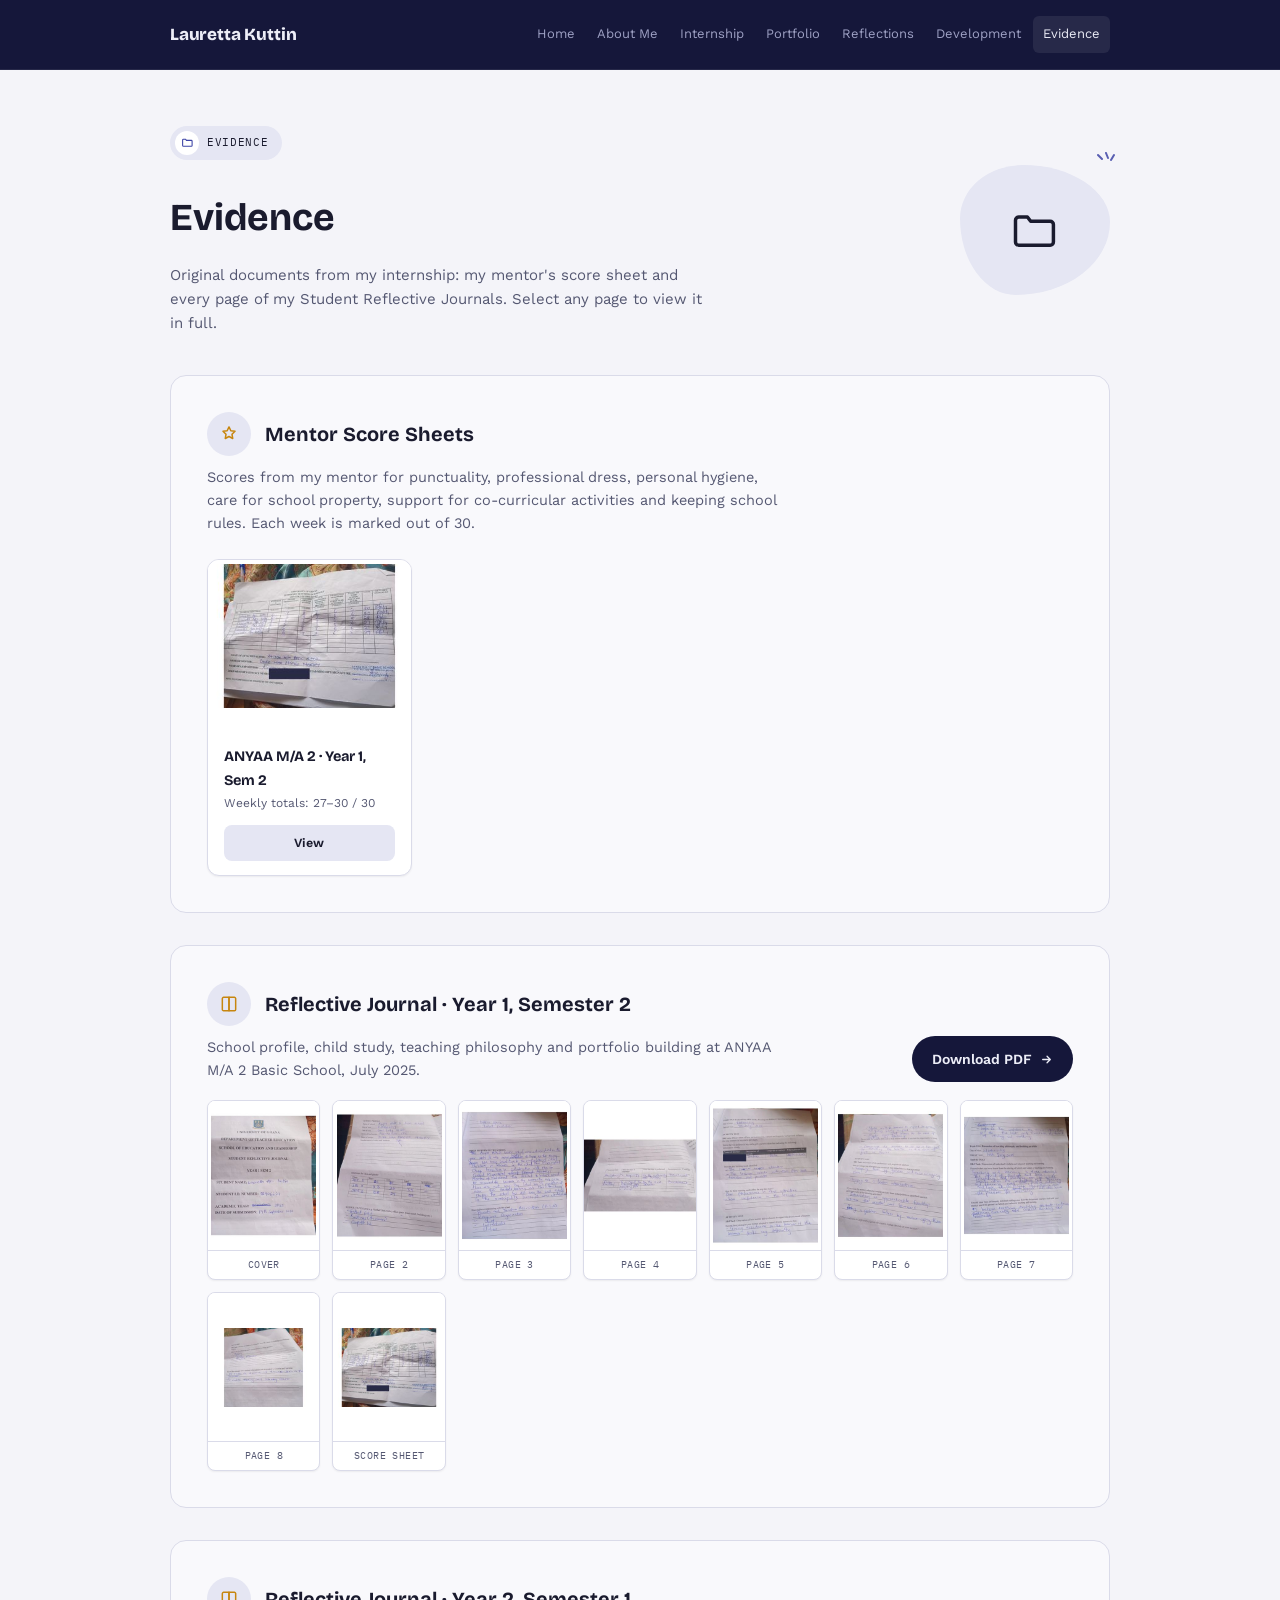
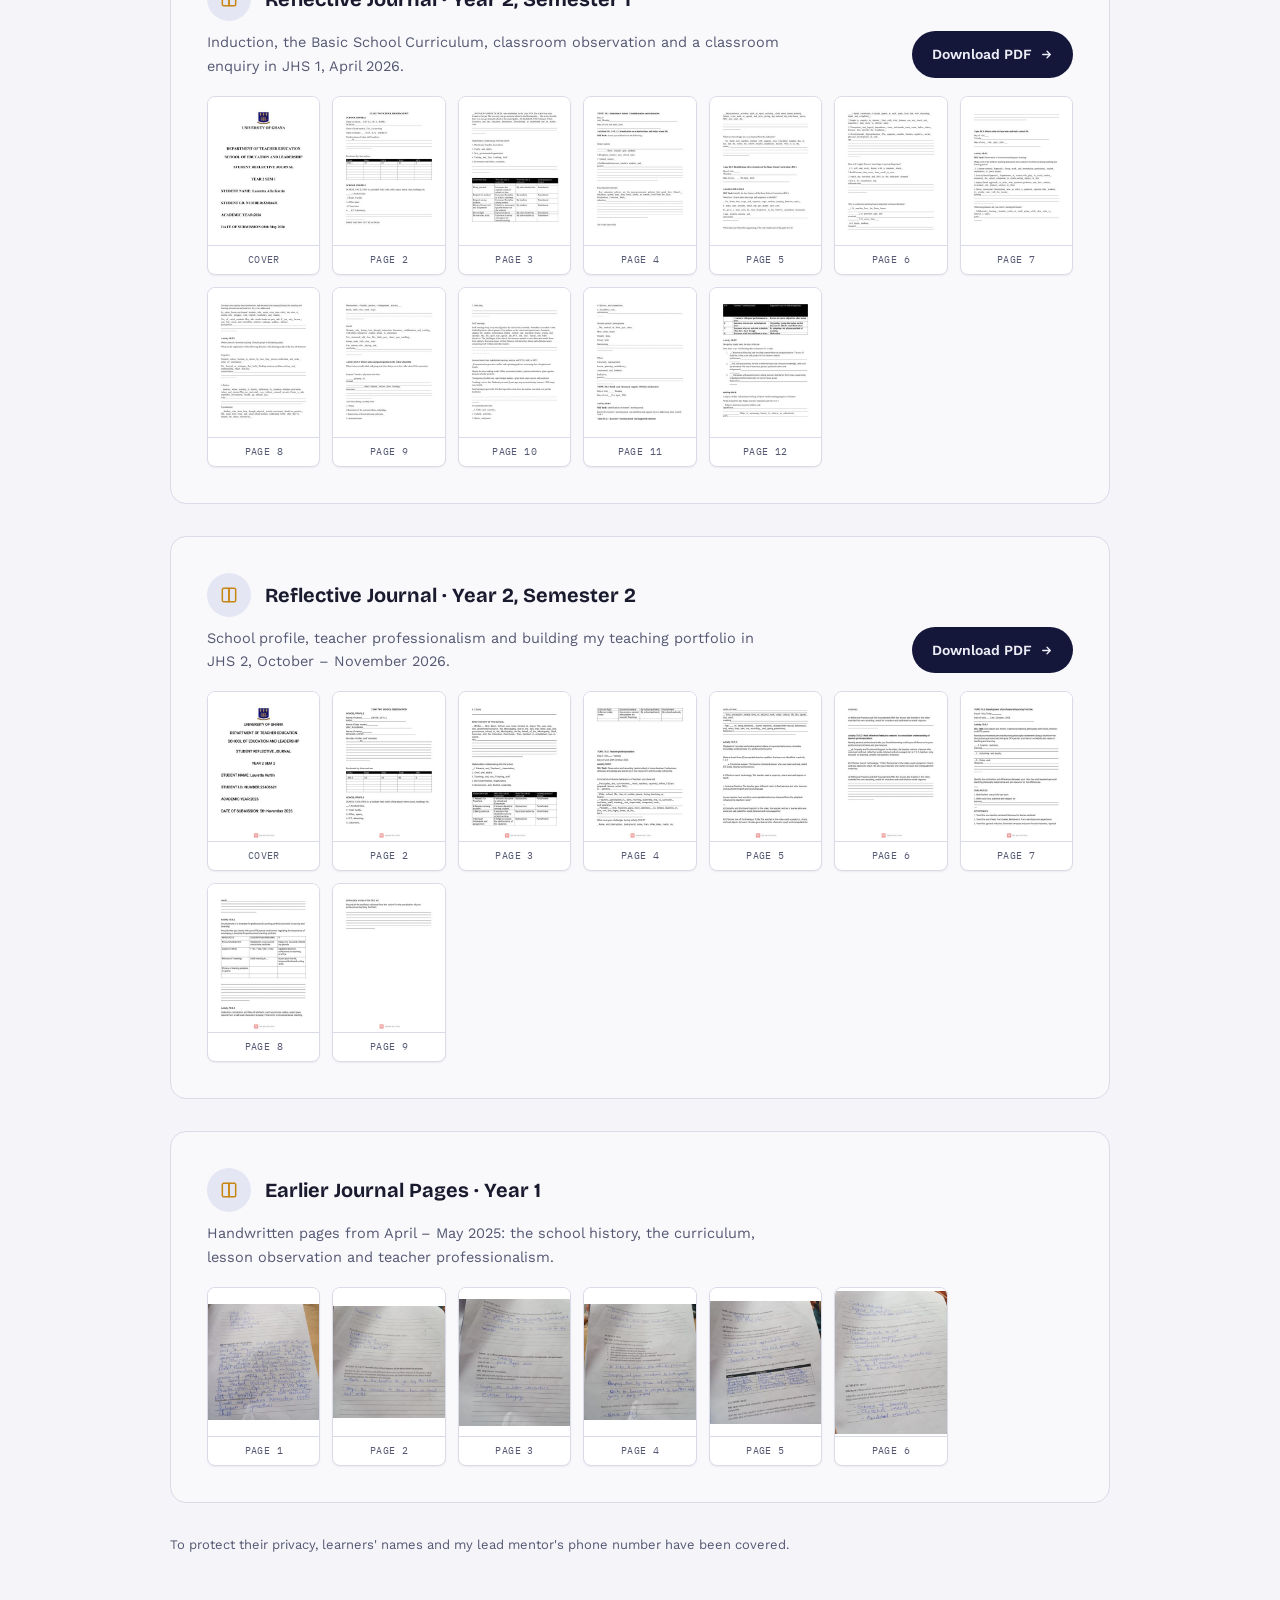
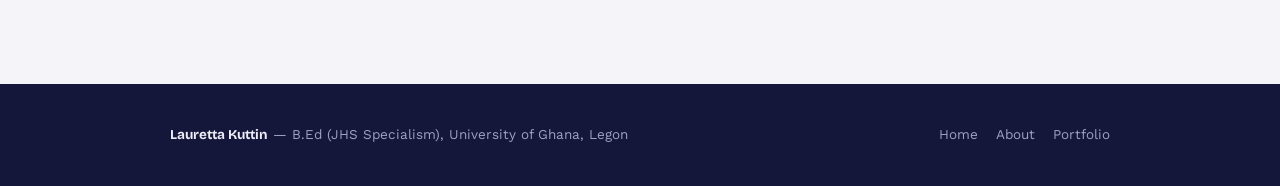
<file: site/evidence.html>
<!doctype html>
<html lang="en">
<head>
<meta charset="UTF-8">
<meta name="viewport" content="width=device-width, initial-scale=1">
<title>Lauretta Kuttin — Evidence</title>
<meta name="description" content="Teaching e-portfolio of Lauretta Kuttin, B.Ed (JHS Specialism) student-teacher at the University of Ghana, Legon.">
<link rel="stylesheet" href="https://fonts.googleapis.com/css2?family=Bricolage+Grotesque:opsz,wght@12..96,500;12..96,700;12..96,800&family=Work+Sans:wght@400;500;600;700&family=IBM+Plex+Mono:wght@500&display=swap">
<link rel="stylesheet" href="styles.css">
</head>
<body>

<header class="site">
  <div class="container nav-row">
    <a class="brand" href="index.html">Lauretta Kuttin</a>
    <button class="nav-toggle" id="navToggle" aria-expanded="false">Menu</button>
    <nav class="links" id="navLinks">
      <a href="index.html">Home</a>
      <a href="about.html">About Me</a>
      <a href="internship.html">Internship</a>
      <a href="portfolio.html">Portfolio</a>
      <a href="reflections.html">Reflections</a>
      <a href="development.html">Development</a>
      <a href="evidence.html" class="active">Evidence</a>
    </nav>
  </div>
</header>

<main class="container">
  <div class="page">

    <div class="page-head-split">
      <div class="head-text">
        <div class="pill-eyebrow"><span class="pill-icon"><svg width="13" height="13" viewBox="0 0 24 24" fill="none" stroke="currentColor" stroke-width="2" stroke-linecap="round" stroke-linejoin="round"><path d="M3 7.5A1.5 1.5 0 0 1 4.5 6h4l1.5 2h9A1.5 1.5 0 0 1 20.5 9.5v8A1.5 1.5 0 0 1 19 19H4.5A1.5 1.5 0 0 1 3 17.5z"/></svg></span>Evidence</div>
        <h2>Evidence</h2>
        <p>Original documents from my internship: my mentor's score sheet and every page of my Student Reflective Journals. Select any page to view it in full.</p>
      </div>
      <div class="icon-blob">
        <div class="photo-ticks" style="top:-14px;right:-10px;"><svg width="24" height="34" viewBox="0 0 24 34" fill="none" stroke="currentColor" stroke-width="2" stroke-linecap="round"><path d="M2 4l4 4"/><path d="M10 2l2 5"/><path d="M18 4l-3 5"/></svg></div>
        <svg width="52" height="52" viewBox="0 0 24 24" fill="none" stroke="currentColor" stroke-width="1.6" stroke-linecap="round" stroke-linejoin="round"><path d="M3 7.5A1.5 1.5 0 0 1 4.5 6h4l1.5 2h9A1.5 1.5 0 0 1 20.5 9.5v8A1.5 1.5 0 0 1 19 19H4.5A1.5 1.5 0 0 1 3 17.5z"/></svg>
      </div>
    </div>

    <div class="panel">
      <div class="panel-head">
        <div class="focus-icon"><svg width="20" height="20" viewBox="0 0 24 24" fill="none" stroke="currentColor" stroke-width="1.8" stroke-linecap="round" stroke-linejoin="round"><path d="M12 3.5l2.2 4.6 5 .7-3.6 3.6.9 5-4.5-2.4-4.5 2.4.9-5-3.6-3.6 5-.7z"/></svg></div>
        <h3>Mentor Score Sheets</h3>
      </div>
      <p class="panel-intro">Scores from my mentor for punctuality, professional dress, personal hygiene, care for school property, support for co-curricular activities and keeping school rules. Each week is marked out of 30.</p>
      <div class="evidence-grid" style="grid-template-columns:repeat(auto-fill,minmax(200px,1fr));">
          <div class="evidence-card">
            <img class="evidence-photo is-sheet" src="evidence/y1s2/t09.jpg" alt="Mentor's score sheet, Year 1, Semester 2">
            <div class="evidence-body">
              <h4>ANYAA M/A 2 · Year 1, Sem 2</h4>
              <span class="evidence-tag">Weekly totals: 27–30 / 30</span>
              <a class="evidence-view" href="evidence/y1s2/p09.jpg" target="_blank" rel="noopener">View</a>
            </div>
          </div>
      </div>
    </div>

    <div class="panel">
      <div class="panel-head">
        <div class="focus-icon"><svg width="20" height="20" viewBox="0 0 24 24" fill="none" stroke="currentColor" stroke-width="1.8" stroke-linecap="round" stroke-linejoin="round"><path d="M4 5.5C4 4.7 4.7 4 5.5 4H12v16H5.5A1.5 1.5 0 0 1 4 18.5z"/><path d="M20 5.5c0-.8-.7-1.5-1.5-1.5H12v16h6.5a1.5 1.5 0 0 0 1.5-1.5z"/></svg></div>
        <h3>Reflective Journal · Year 1, Semester 2</h3>
      </div>
      <div class="doc-row">
        <p class="panel-intro">School profile, child study, teaching philosophy and portfolio building at ANYAA M/A 2 Basic School, July 2025.</p>
        <a class="btn-dark" href="docs/reflective-journal-y1s2.pdf" target="_blank" rel="noopener">Download PDF <svg width="13" height="13" viewBox="0 0 24 24" fill="none" stroke="currentColor" stroke-width="2.4" stroke-linecap="round" stroke-linejoin="round"><path d="M5 12h13M13 6l6 6-6 6"/></svg></a>
      </div>
      <div class="page-grid">
          <a href="evidence/y1s2/p01.jpg" target="_blank" rel="noopener"><img src="evidence/y1s2/t01.jpg" alt="Journal page 1" loading="lazy"><span>Cover</span></a>
          <a href="evidence/y1s2/p02.jpg" target="_blank" rel="noopener"><img src="evidence/y1s2/t02.jpg" alt="Journal page 2" loading="lazy"><span>Page 2</span></a>
          <a href="evidence/y1s2/p03.jpg" target="_blank" rel="noopener"><img src="evidence/y1s2/t03.jpg" alt="Journal page 3" loading="lazy"><span>Page 3</span></a>
          <a href="evidence/y1s2/p04.jpg" target="_blank" rel="noopener"><img src="evidence/y1s2/t04.jpg" alt="Journal page 4" loading="lazy"><span>Page 4</span></a>
          <a href="evidence/y1s2/p05.jpg" target="_blank" rel="noopener"><img src="evidence/y1s2/t05.jpg" alt="Journal page 5" loading="lazy"><span>Page 5</span></a>
          <a href="evidence/y1s2/p06.jpg" target="_blank" rel="noopener"><img src="evidence/y1s2/t06.jpg" alt="Journal page 6" loading="lazy"><span>Page 6</span></a>
          <a href="evidence/y1s2/p07.jpg" target="_blank" rel="noopener"><img src="evidence/y1s2/t07.jpg" alt="Journal page 7" loading="lazy"><span>Page 7</span></a>
          <a href="evidence/y1s2/p08.jpg" target="_blank" rel="noopener"><img src="evidence/y1s2/t08.jpg" alt="Journal page 8" loading="lazy"><span>Page 8</span></a>
          <a href="evidence/y1s2/p09.jpg" target="_blank" rel="noopener"><img src="evidence/y1s2/t09.jpg" alt="Journal page 9" loading="lazy"><span>Score sheet</span></a>
      </div>
    </div>

    <div class="panel">
      <div class="panel-head">
        <div class="focus-icon"><svg width="20" height="20" viewBox="0 0 24 24" fill="none" stroke="currentColor" stroke-width="1.8" stroke-linecap="round" stroke-linejoin="round"><path d="M4 5.5C4 4.7 4.7 4 5.5 4H12v16H5.5A1.5 1.5 0 0 1 4 18.5z"/><path d="M20 5.5c0-.8-.7-1.5-1.5-1.5H12v16h6.5a1.5 1.5 0 0 0 1.5-1.5z"/></svg></div>
        <h3>Reflective Journal · Year 2, Semester 1</h3>
      </div>
      <div class="doc-row">
        <p class="panel-intro">Induction, the Basic School Curriculum, classroom observation and a classroom enquiry in JHS 1, April 2026.</p>
        <a class="btn-dark" href="docs/reflective-journal-y2s1.pdf" target="_blank" rel="noopener">Download PDF <svg width="13" height="13" viewBox="0 0 24 24" fill="none" stroke="currentColor" stroke-width="2.4" stroke-linecap="round" stroke-linejoin="round"><path d="M5 12h13M13 6l6 6-6 6"/></svg></a>
      </div>
      <div class="page-grid">
          <a href="evidence/y2s1/p01.jpg" target="_blank" rel="noopener"><img src="evidence/y2s1/t01.jpg" alt="Journal page 1" loading="lazy"><span>Cover</span></a>
          <a href="evidence/y2s1/p02.jpg" target="_blank" rel="noopener"><img src="evidence/y2s1/t02.jpg" alt="Journal page 2" loading="lazy"><span>Page 2</span></a>
          <a href="evidence/y2s1/p03.jpg" target="_blank" rel="noopener"><img src="evidence/y2s1/t03.jpg" alt="Journal page 3" loading="lazy"><span>Page 3</span></a>
          <a href="evidence/y2s1/p04.jpg" target="_blank" rel="noopener"><img src="evidence/y2s1/t04.jpg" alt="Journal page 4" loading="lazy"><span>Page 4</span></a>
          <a href="evidence/y2s1/p05.jpg" target="_blank" rel="noopener"><img src="evidence/y2s1/t05.jpg" alt="Journal page 5" loading="lazy"><span>Page 5</span></a>
          <a href="evidence/y2s1/p06.jpg" target="_blank" rel="noopener"><img src="evidence/y2s1/t06.jpg" alt="Journal page 6" loading="lazy"><span>Page 6</span></a>
          <a href="evidence/y2s1/p07.jpg" target="_blank" rel="noopener"><img src="evidence/y2s1/t07.jpg" alt="Journal page 7" loading="lazy"><span>Page 7</span></a>
          <a href="evidence/y2s1/p08.jpg" target="_blank" rel="noopener"><img src="evidence/y2s1/t08.jpg" alt="Journal page 8" loading="lazy"><span>Page 8</span></a>
          <a href="evidence/y2s1/p09.jpg" target="_blank" rel="noopener"><img src="evidence/y2s1/t09.jpg" alt="Journal page 9" loading="lazy"><span>Page 9</span></a>
          <a href="evidence/y2s1/p10.jpg" target="_blank" rel="noopener"><img src="evidence/y2s1/t10.jpg" alt="Journal page 10" loading="lazy"><span>Page 10</span></a>
          <a href="evidence/y2s1/p11.jpg" target="_blank" rel="noopener"><img src="evidence/y2s1/t11.jpg" alt="Journal page 11" loading="lazy"><span>Page 11</span></a>
          <a href="evidence/y2s1/p12.jpg" target="_blank" rel="noopener"><img src="evidence/y2s1/t12.jpg" alt="Journal page 12" loading="lazy"><span>Page 12</span></a>
      </div>
    </div>

    <div class="panel">
      <div class="panel-head">
        <div class="focus-icon"><svg width="20" height="20" viewBox="0 0 24 24" fill="none" stroke="currentColor" stroke-width="1.8" stroke-linecap="round" stroke-linejoin="round"><path d="M4 5.5C4 4.7 4.7 4 5.5 4H12v16H5.5A1.5 1.5 0 0 1 4 18.5z"/><path d="M20 5.5c0-.8-.7-1.5-1.5-1.5H12v16h6.5a1.5 1.5 0 0 0 1.5-1.5z"/></svg></div>
        <h3>Reflective Journal · Year 2, Semester 2</h3>
      </div>
      <div class="doc-row">
        <p class="panel-intro">School profile, teacher professionalism and building my teaching portfolio in JHS 2, October – November 2026.</p>
        <a class="btn-dark" href="docs/reflective-journal-y2s2.pdf" target="_blank" rel="noopener">Download PDF <svg width="13" height="13" viewBox="0 0 24 24" fill="none" stroke="currentColor" stroke-width="2.4" stroke-linecap="round" stroke-linejoin="round"><path d="M5 12h13M13 6l6 6-6 6"/></svg></a>
      </div>
      <div class="page-grid">
          <a href="evidence/y2s2/p01.jpg" target="_blank" rel="noopener"><img src="evidence/y2s2/t01.jpg" alt="Journal page 1" loading="lazy"><span>Cover</span></a>
          <a href="evidence/y2s2/p02.jpg" target="_blank" rel="noopener"><img src="evidence/y2s2/t02.jpg" alt="Journal page 2" loading="lazy"><span>Page 2</span></a>
          <a href="evidence/y2s2/p03.jpg" target="_blank" rel="noopener"><img src="evidence/y2s2/t03.jpg" alt="Journal page 3" loading="lazy"><span>Page 3</span></a>
          <a href="evidence/y2s2/p04.jpg" target="_blank" rel="noopener"><img src="evidence/y2s2/t04.jpg" alt="Journal page 4" loading="lazy"><span>Page 4</span></a>
          <a href="evidence/y2s2/p05.jpg" target="_blank" rel="noopener"><img src="evidence/y2s2/t05.jpg" alt="Journal page 5" loading="lazy"><span>Page 5</span></a>
          <a href="evidence/y2s2/p06.jpg" target="_blank" rel="noopener"><img src="evidence/y2s2/t06.jpg" alt="Journal page 6" loading="lazy"><span>Page 6</span></a>
          <a href="evidence/y2s2/p07.jpg" target="_blank" rel="noopener"><img src="evidence/y2s2/t07.jpg" alt="Journal page 7" loading="lazy"><span>Page 7</span></a>
          <a href="evidence/y2s2/p08.jpg" target="_blank" rel="noopener"><img src="evidence/y2s2/t08.jpg" alt="Journal page 8" loading="lazy"><span>Page 8</span></a>
          <a href="evidence/y2s2/p09.jpg" target="_blank" rel="noopener"><img src="evidence/y2s2/t09.jpg" alt="Journal page 9" loading="lazy"><span>Page 9</span></a>
      </div>
    </div>

    <div class="panel">
      <div class="panel-head">
        <div class="focus-icon"><svg width="20" height="20" viewBox="0 0 24 24" fill="none" stroke="currentColor" stroke-width="1.8" stroke-linecap="round" stroke-linejoin="round"><path d="M4 5.5C4 4.7 4.7 4 5.5 4H12v16H5.5A1.5 1.5 0 0 1 4 18.5z"/><path d="M20 5.5c0-.8-.7-1.5-1.5-1.5H12v16h6.5a1.5 1.5 0 0 0 1.5-1.5z"/></svg></div>
        <h3>Earlier Journal Pages · Year 1</h3>
      </div>
      <div class="doc-row">
        <p class="panel-intro">Handwritten pages from April – May 2025: the school history, the curriculum, lesson observation and teacher professionalism.</p>
      </div>
      <div class="page-grid">
          <a href="evidence/y1extra/p01.jpg" target="_blank" rel="noopener"><img src="evidence/y1extra/t01.jpg" alt="Journal page 1" loading="lazy"><span>Page 1</span></a>
          <a href="evidence/y1extra/p02.jpg" target="_blank" rel="noopener"><img src="evidence/y1extra/t02.jpg" alt="Journal page 2" loading="lazy"><span>Page 2</span></a>
          <a href="evidence/y1extra/p03.jpg" target="_blank" rel="noopener"><img src="evidence/y1extra/t03.jpg" alt="Journal page 3" loading="lazy"><span>Page 3</span></a>
          <a href="evidence/y1extra/p04.jpg" target="_blank" rel="noopener"><img src="evidence/y1extra/t04.jpg" alt="Journal page 4" loading="lazy"><span>Page 4</span></a>
          <a href="evidence/y1extra/p05.jpg" target="_blank" rel="noopener"><img src="evidence/y1extra/t05.jpg" alt="Journal page 5" loading="lazy"><span>Page 5</span></a>
          <a href="evidence/y1extra/p06.jpg" target="_blank" rel="noopener"><img src="evidence/y1extra/t06.jpg" alt="Journal page 6" loading="lazy"><span>Page 6</span></a>
      </div>
    </div>

    <div class="block">
      <p style="font-size:13px;color:var(--ink-muted);">To protect their privacy, learners' names and my lead mentor's phone number have been covered.</p>
    </div>
  </div>
</main>

<footer class="site">
  <div class="container">
    <div><strong>Lauretta Kuttin</strong> — B.Ed (JHS Specialism), University of Ghana, Legon</div>
    <div class="foot-links">
      <a href="index.html">Home</a>
      <a href="about.html">About</a>
      <a href="portfolio.html">Portfolio</a>
    </div>
  </div>
</footer>

<script>
(function(){
  var navToggle = document.getElementById("navToggle");
  var navEl = document.getElementById("navLinks");
  navToggle.addEventListener("click", function(){
    var open = navEl.classList.toggle("open");
    navToggle.setAttribute("aria-expanded", open ? "true" : "false");
  });
})();
</script>
</body>
</html>
</file>
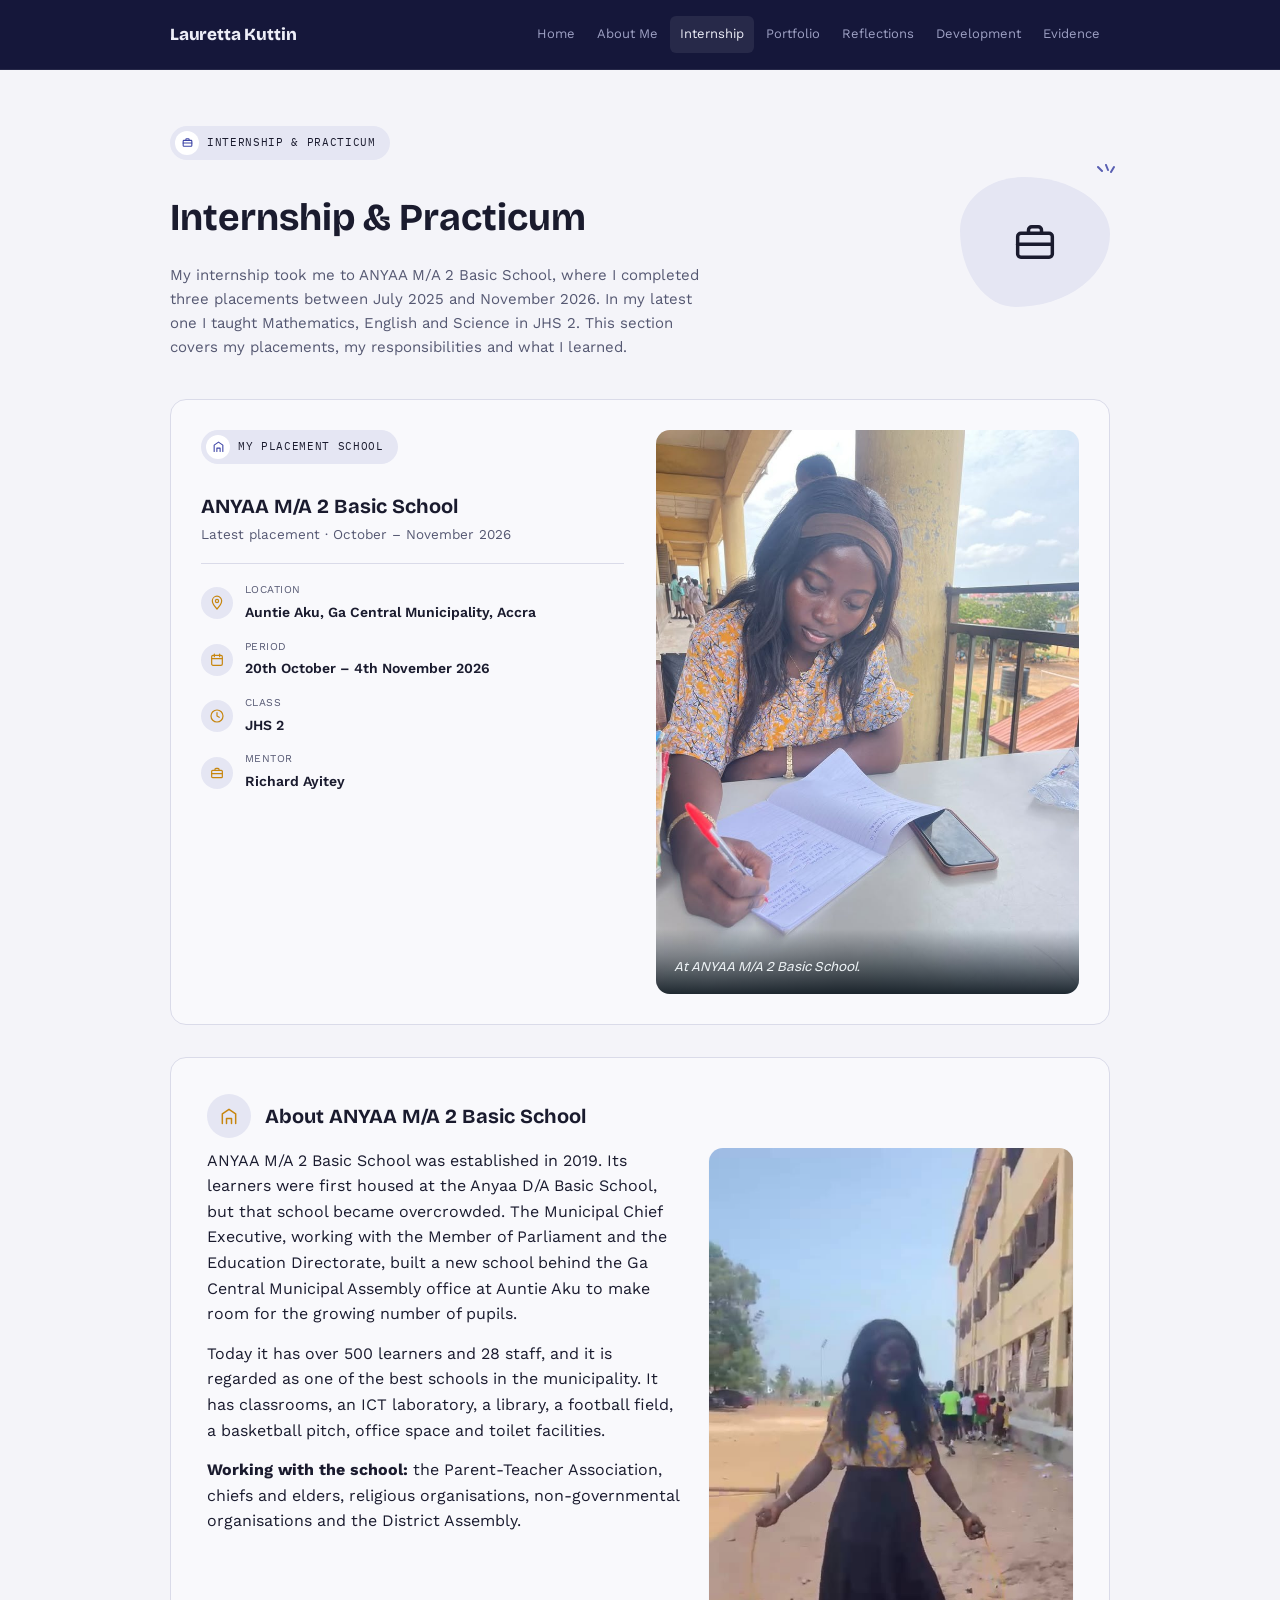
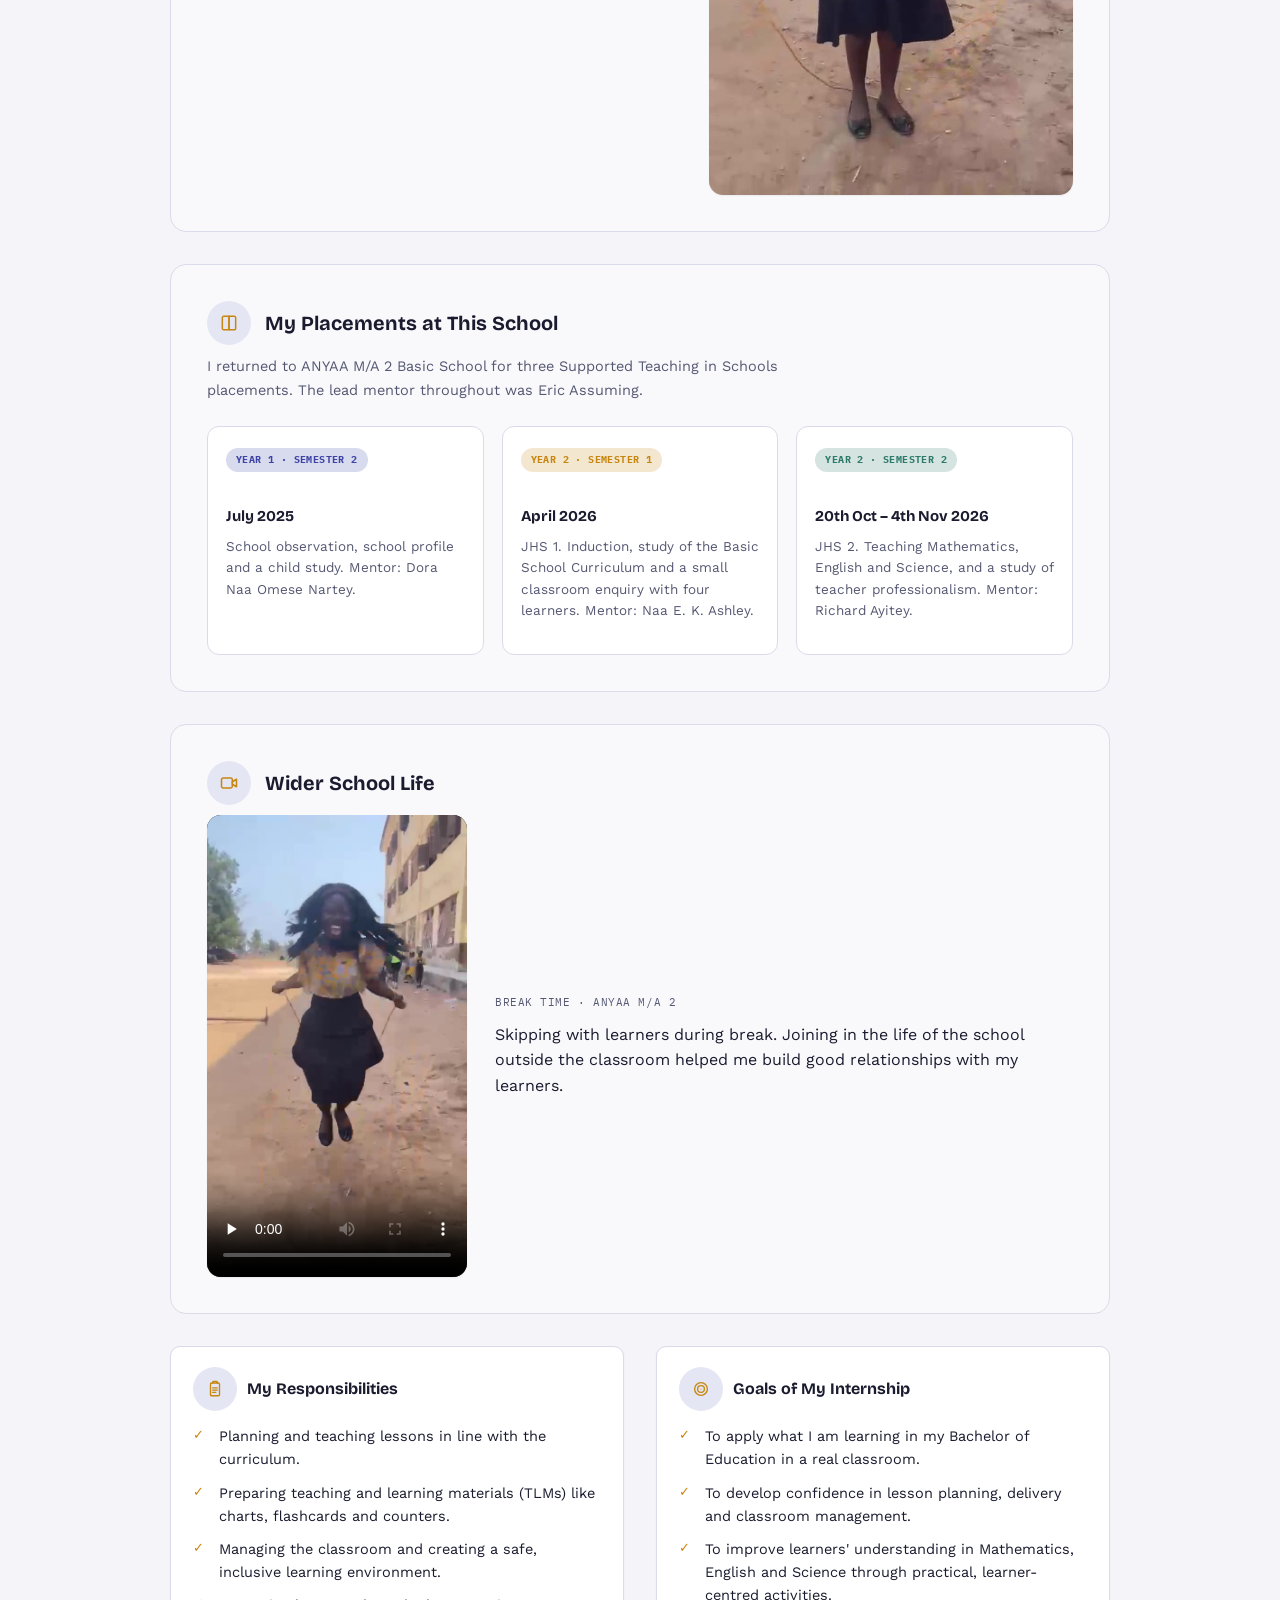
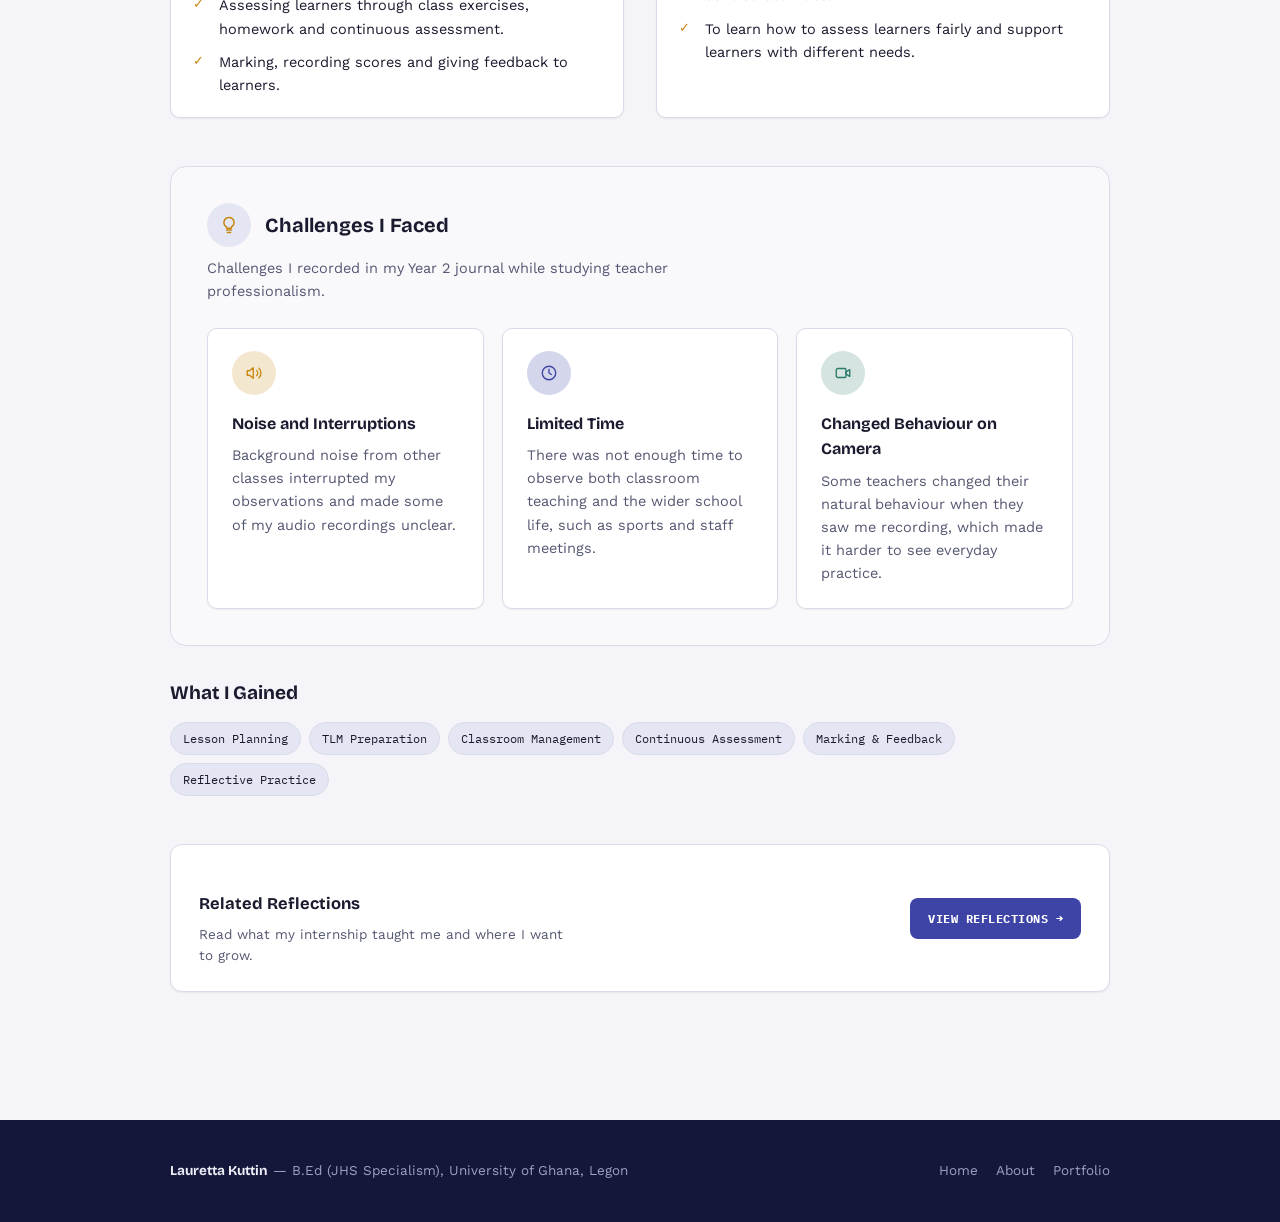
<file: site/internship.html>
<!doctype html>
<html lang="en">
<head>
<meta charset="UTF-8">
<meta name="viewport" content="width=device-width, initial-scale=1">
<title>Lauretta Kuttin — Internship &amp; Practicum</title>
<meta name="description" content="Teaching e-portfolio of Lauretta Kuttin, B.Ed (JHS Specialism) student-teacher at the University of Ghana, Legon.">
<link rel="stylesheet" href="https://fonts.googleapis.com/css2?family=Bricolage+Grotesque:opsz,wght@12..96,500;12..96,700;12..96,800&family=Work+Sans:wght@400;500;600;700&family=IBM+Plex+Mono:wght@500&display=swap">
<link rel="stylesheet" href="styles.css">
</head>
<body>

<header class="site">
  <div class="container nav-row">
    <a class="brand" href="index.html">Lauretta Kuttin</a>
    <button class="nav-toggle" id="navToggle" aria-expanded="false">Menu</button>
    <nav class="links" id="navLinks">
      <a href="index.html">Home</a>
      <a href="about.html">About Me</a>
      <a href="internship.html" class="active">Internship</a>
      <a href="portfolio.html">Portfolio</a>
      <a href="reflections.html">Reflections</a>
      <a href="development.html">Development</a>
      <a href="evidence.html">Evidence</a>
    </nav>
  </div>
</header>

<main class="container">
  <div class="page">

    <div class="page-head-split">
      <div class="head-text">
        <div class="pill-eyebrow"><span class="pill-icon"><svg width="13" height="13" viewBox="0 0 24 24" fill="none" stroke="currentColor" stroke-width="2" stroke-linecap="round" stroke-linejoin="round"><rect x="4" y="8" width="16" height="11" rx="1.5"/><path d="M9 8V6.5A1.5 1.5 0 0 1 10.5 5h3A1.5 1.5 0 0 1 15 6.5V8"/><path d="M4 13h16"/></svg></span>Internship &amp; Practicum</div>
        <h2>Internship &amp; Practicum</h2>
        <p>My internship took me to ANYAA M/A 2 Basic School, where I completed three placements between July 2025 and November 2026. In my latest one I taught Mathematics, English and Science in JHS 2. This section covers my placements, my responsibilities and what I learned.</p>
      </div>
      <div class="icon-blob">
        <div class="photo-ticks" style="top:-14px;right:-10px;"><svg width="24" height="34" viewBox="0 0 24 34" fill="none" stroke="currentColor" stroke-width="2" stroke-linecap="round"><path d="M2 4l4 4"/><path d="M10 2l2 5"/><path d="M18 4l-3 5"/></svg></div>
        <svg width="52" height="52" viewBox="0 0 24 24" fill="none" stroke="currentColor" stroke-width="1.6" stroke-linecap="round" stroke-linejoin="round"><rect x="4" y="8" width="16" height="11" rx="1.5"/><path d="M9 8V6.5A1.5 1.5 0 0 1 10.5 5h3A1.5 1.5 0 0 1 15 6.5V8"/><path d="M4 13h16"/></svg>
      </div>
    </div>

    <div class="profile-card">
      <div>
        <div class="pill-eyebrow"><span class="pill-icon"><svg width="13" height="13" viewBox="0 0 24 24" fill="none" stroke="currentColor" stroke-width="2" stroke-linecap="round" stroke-linejoin="round"><path d="M4 21V9.5L12 4l8 5.5V21"/><path d="M9 21v-6h6v6"/></svg></span>My Placement School</div>
        <h3>ANYAA M/A 2 Basic School</h3>
        <p class="profile-sub">Latest placement · October – November 2026</p>
        <div class="profile-list">
          <div class="info-row">
            <div class="focus-icon"><svg width="16" height="16" viewBox="0 0 24 24" fill="none" stroke="currentColor" stroke-width="1.8" stroke-linecap="round" stroke-linejoin="round"><path d="M12 21s7-7.2 7-12.2a7 7 0 1 0-14 0C5 13.8 12 21 12 21z"/><circle cx="12" cy="9" r="2.4"/></svg></div>
            <div><span class="label">Location</span><span class="value">Auntie Aku, Ga Central Municipality, Accra</span></div>
          </div>
          <div class="info-row">
            <div class="focus-icon"><svg width="16" height="16" viewBox="0 0 24 24" fill="none" stroke="currentColor" stroke-width="1.8" stroke-linecap="round" stroke-linejoin="round"><rect x="4" y="5" width="16" height="15" rx="2"/><path d="M4 10h16M8 3v4M16 3v4"/></svg></div>
            <div><span class="label">Period</span><span class="value">20th October – 4th November 2026</span></div>
          </div>
          <div class="info-row">
            <div class="focus-icon"><svg width="16" height="16" viewBox="0 0 24 24" fill="none" stroke="currentColor" stroke-width="1.8" stroke-linecap="round" stroke-linejoin="round"><circle cx="12" cy="12" r="9"/><path d="M12 7v5l3.3 2"/></svg></div>
            <div><span class="label">Class</span><span class="value">JHS 2</span></div>
          </div>
          <div class="info-row">
            <div class="focus-icon"><svg width="16" height="16" viewBox="0 0 24 24" fill="none" stroke="currentColor" stroke-width="1.8" stroke-linecap="round" stroke-linejoin="round"><rect x="4" y="8" width="16" height="11" rx="1.5"/><path d="M9 8V6.5A1.5 1.5 0 0 1 10.5 5h3A1.5 1.5 0 0 1 15 6.5V8"/><path d="M4 13h16"/></svg></div>
            <div><span class="label">Mentor</span><span class="value">Richard Ayitey</span></div>
          </div>
        </div>
      </div>
      <div class="photo-quote">
        <img src="assets/school-1.jpg" style="object-position:center 30%;" alt="Lauretta writing notes at ANYAA M/A 2 Basic School">
        <div class="quote-overlay">At ANYAA M/A 2 Basic School.</div>
      </div>
    </div>

    <div class="panel">
      <div class="panel-head">
        <div class="focus-icon"><svg width="20" height="20" viewBox="0 0 24 24" fill="none" stroke="currentColor" stroke-width="1.8" stroke-linecap="round" stroke-linejoin="round"><path d="M4 21V9.5L12 4l8 5.5V21"/><path d="M9 21v-6h6v6"/></svg></div>
        <h3>About ANYAA M/A 2 Basic School</h3>
      </div>
      <div class="growth-split">
        <div>
          <p class="body-text">ANYAA M/A 2 Basic School was established in 2019. Its learners were first housed at the Anyaa D/A Basic School, but that school became overcrowded. The Municipal Chief Executive, working with the Member of Parliament and the Education Directorate, built a new school behind the Ga Central Municipal Assembly office at Auntie Aku to make room for the growing number of pupils.</p>
          <p class="body-text" style="margin-top:14px;">Today it has over 500 learners and 28 staff, and it is regarded as one of the best schools in the municipality. It has classrooms, an ICT laboratory, a library, a football field, a basketball pitch, office space and toilet facilities.</p>
          <p class="body-text" style="margin-top:14px;"><strong>Working with the school:</strong> the Parent-Teacher Association, chiefs and elders, religious organisations, non-governmental organisations and the District Assembly.</p>
        </div>
        <img class="growth-photo" src="assets/school-2.jpg" style="object-position:center 40%;" alt="Lauretta outside a classroom block at ANYAA M/A 2 Basic School">
      </div>
    </div>

    <div class="panel">
      <div class="panel-head">
        <div class="focus-icon"><svg width="20" height="20" viewBox="0 0 24 24" fill="none" stroke="currentColor" stroke-width="1.8" stroke-linecap="round" stroke-linejoin="round"><path d="M4 5.5C4 4.7 4.7 4 5.5 4H12v16H5.5A1.5 1.5 0 0 1 4 18.5z"/><path d="M20 5.5c0-.8-.7-1.5-1.5-1.5H12v16h6.5a1.5 1.5 0 0 0 1.5-1.5z"/></svg></div>
        <h3>My Placements at This School</h3>
      </div>
      <p class="panel-intro">I returned to ANYAA M/A 2 Basic School for three Supported Teaching in Schools placements. The lead mentor throughout was Eric Assuming.</p>
      <div class="grid-cards">
        <div class="journal-card">
          <span class="week-badge" style="background:color-mix(in srgb, var(--gold) 20%, var(--surface));color:var(--gold);">Year 1 · Semester 2</span>
          <h4>July 2025</h4>
          <p>School observation, school profile and a child study. Mentor: Dora Naa Omese Nartey.</p>
        </div>
        <div class="journal-card">
          <span class="week-badge" style="background:color-mix(in srgb, var(--green) 20%, var(--surface));color:var(--green);">Year 2 · Semester 1</span>
          <h4>April 2026</h4>
          <p>JHS 1. Induction, study of the Basic School Curriculum and a small classroom enquiry with four learners. Mentor: Naa E. K. Ashley.</p>
        </div>
        <div class="journal-card">
          <span class="week-badge" style="background:color-mix(in srgb, var(--maroon) 20%, var(--surface));color:var(--maroon);">Year 2 · Semester 2</span>
          <h4>20th Oct – 4th Nov 2026</h4>
          <p>JHS 2. Teaching Mathematics, English and Science, and a study of teacher professionalism. Mentor: Richard Ayitey.</p>
        </div>
      </div>
    </div>

    <div class="panel">
      <div class="panel-head">
        <div class="focus-icon"><svg width="20" height="20" viewBox="0 0 24 24" fill="none" stroke="currentColor" stroke-width="1.8" stroke-linecap="round" stroke-linejoin="round"><rect x="3" y="6" width="13" height="12" rx="2"/><path d="M16 10.5l5-3v9l-5-3z"/></svg></div>
        <h3>Wider School Life</h3>
      </div>
      <div class="video-feature">
        <video controls preload="none" playsinline loop poster="media/school-life-poster.jpg" style="flex:0 1 260px;min-width:200px;max-width:260px;aspect-ratio:9/16;">
          <source src="media/school-life-clip.mp4" type="video/mp4">
        </video>
        <div class="video-caption">
          <span class="evidence-tag">Break time · ANYAA M/A 2</span>
          <p class="body-text">Skipping with learners during break. Joining in the life of the school outside the classroom helped me build good relationships with my learners.</p>
        </div>
      </div>
    </div>

    <div class="two-col block">
      <div class="filled">
        <div class="icon-card-head">
          <div class="focus-icon"><svg width="18" height="18" viewBox="0 0 24 24" fill="none" stroke="currentColor" stroke-width="1.8" stroke-linecap="round" stroke-linejoin="round"><rect x="6" y="4" width="12" height="17" rx="1.5"/><path d="M9 4V3a1 1 0 0 1 1-1h4a1 1 0 0 1 1 1v1"/><path d="M9 10.5h6M9 13.5h6M9 16.5h4"/></svg></div>
          <h4>My Responsibilities</h4>
        </div>
        <ul class="check-list">
          <li>Planning and teaching lessons in line with the curriculum.</li>
          <li>Preparing teaching and learning materials (TLMs) like charts, flashcards and counters.</li>
          <li>Managing the classroom and creating a safe, inclusive learning environment.</li>
          <li>Assessing learners through class exercises, homework and continuous assessment.</li>
          <li>Marking, recording scores and giving feedback to learners.</li>
        </ul>
      </div>
      <div class="filled">
        <div class="icon-card-head">
          <div class="focus-icon"><svg width="18" height="18" viewBox="0 0 24 24" fill="none" stroke="currentColor" stroke-width="1.8" stroke-linecap="round" stroke-linejoin="round"><circle cx="12" cy="12" r="8.5"/><circle cx="12" cy="12" r="4.5"/><circle cx="12" cy="12" r=".8" fill="currentColor" stroke="none"/></svg></div>
          <h4>Goals of My Internship</h4>
        </div>
        <ul class="check-list">
          <li>To apply what I am learning in my Bachelor of Education in a real classroom.</li>
          <li>To develop confidence in lesson planning, delivery and classroom management.</li>
          <li>To improve learners' understanding in Mathematics, English and Science through practical, learner-centred activities.</li>
          <li>To learn how to assess learners fairly and support learners with different needs.</li>
        </ul>
      </div>
    </div>

    <div class="panel">
      <div class="panel-head">
        <div class="focus-icon"><svg width="20" height="20" viewBox="0 0 24 24" fill="none" stroke="currentColor" stroke-width="1.8" stroke-linecap="round" stroke-linejoin="round"><path d="M9 18h6M10 21h4"/><path d="M12 3a6 6 0 0 0-3.5 10.9c.5.4.8 1 .8 1.6v.5h5.4v-.5c0-.6.3-1.2.8-1.6A6 6 0 0 0 12 3z"/></svg></div>
        <h3>Challenges I Faced</h3>
      </div>
      <p class="panel-intro">Challenges I recorded in my Year 2 journal while studying teacher professionalism.</p>
      <div class="grid-cards">
        <div class="card">
          <div class="focus-icon icon-pastel-1"><svg width="18" height="18" viewBox="0 0 24 24" fill="none" stroke="currentColor" stroke-width="1.8" stroke-linecap="round" stroke-linejoin="round"><path d="M11 5L6 9H3v6h3l5 4z"/><path d="M15.5 8.5a5 5 0 0 1 0 7M18.5 5.5a9 9 0 0 1 0 13"/></svg></div>
          <h4>Noise and Interruptions</h4>
          <p>Background noise from other classes interrupted my observations and made some of my audio recordings unclear.</p>
        </div>
        <div class="card">
          <div class="focus-icon icon-pastel-2"><svg width="18" height="18" viewBox="0 0 24 24" fill="none" stroke="currentColor" stroke-width="1.8" stroke-linecap="round" stroke-linejoin="round"><circle cx="12" cy="12" r="9"/><path d="M12 7v5l3.3 2"/></svg></div>
          <h4>Limited Time</h4>
          <p>There was not enough time to observe both classroom teaching and the wider school life, such as sports and staff meetings.</p>
        </div>
        <div class="card">
          <div class="focus-icon icon-pastel-3"><svg width="18" height="18" viewBox="0 0 24 24" fill="none" stroke="currentColor" stroke-width="1.8" stroke-linecap="round" stroke-linejoin="round"><rect x="3" y="6" width="13" height="12" rx="2"/><path d="M16 10.5l5-3v9l-5-3z"/></svg></div>
          <h4>Changed Behaviour on Camera</h4>
          <p>Some teachers changed their natural behaviour when they saw me recording, which made it harder to see everyday practice.</p>
        </div>
      </div>
    </div>

    <div class="block">
      <h3>What I Gained</h3>
      <div class="chip-row">
        <span class="chip">Lesson Planning</span>
        <span class="chip">TLM Preparation</span>
        <span class="chip">Classroom Management</span>
        <span class="chip">Continuous Assessment</span>
        <span class="chip">Marking &amp; Feedback</span>
        <span class="chip">Reflective Practice</span>
      </div>
    </div>

    <div class="block">
      <div class="cta-card">
        <div class="cta-text">
          <h4>Related Reflections</h4>
          <p>Read what my internship taught me and where I want to grow.</p>
        </div>
        <a class="cta-btn" href="reflections.html">View Reflections →</a>
      </div>
    </div>
  </div>
</main>

<footer class="site">
  <div class="container">
    <div><strong>Lauretta Kuttin</strong> — B.Ed (JHS Specialism), University of Ghana, Legon</div>
    <div class="foot-links">
      <a href="index.html">Home</a>
      <a href="about.html">About</a>
      <a href="portfolio.html">Portfolio</a>
    </div>
  </div>
</footer>

<script>
(function(){
  var navToggle = document.getElementById("navToggle");
  var navEl = document.getElementById("navLinks");
  navToggle.addEventListener("click", function(){
    var open = navEl.classList.toggle("open");
    navToggle.setAttribute("aria-expanded", open ? "true" : "false");
  });
})();
</script>
</body>
</html>
</file>
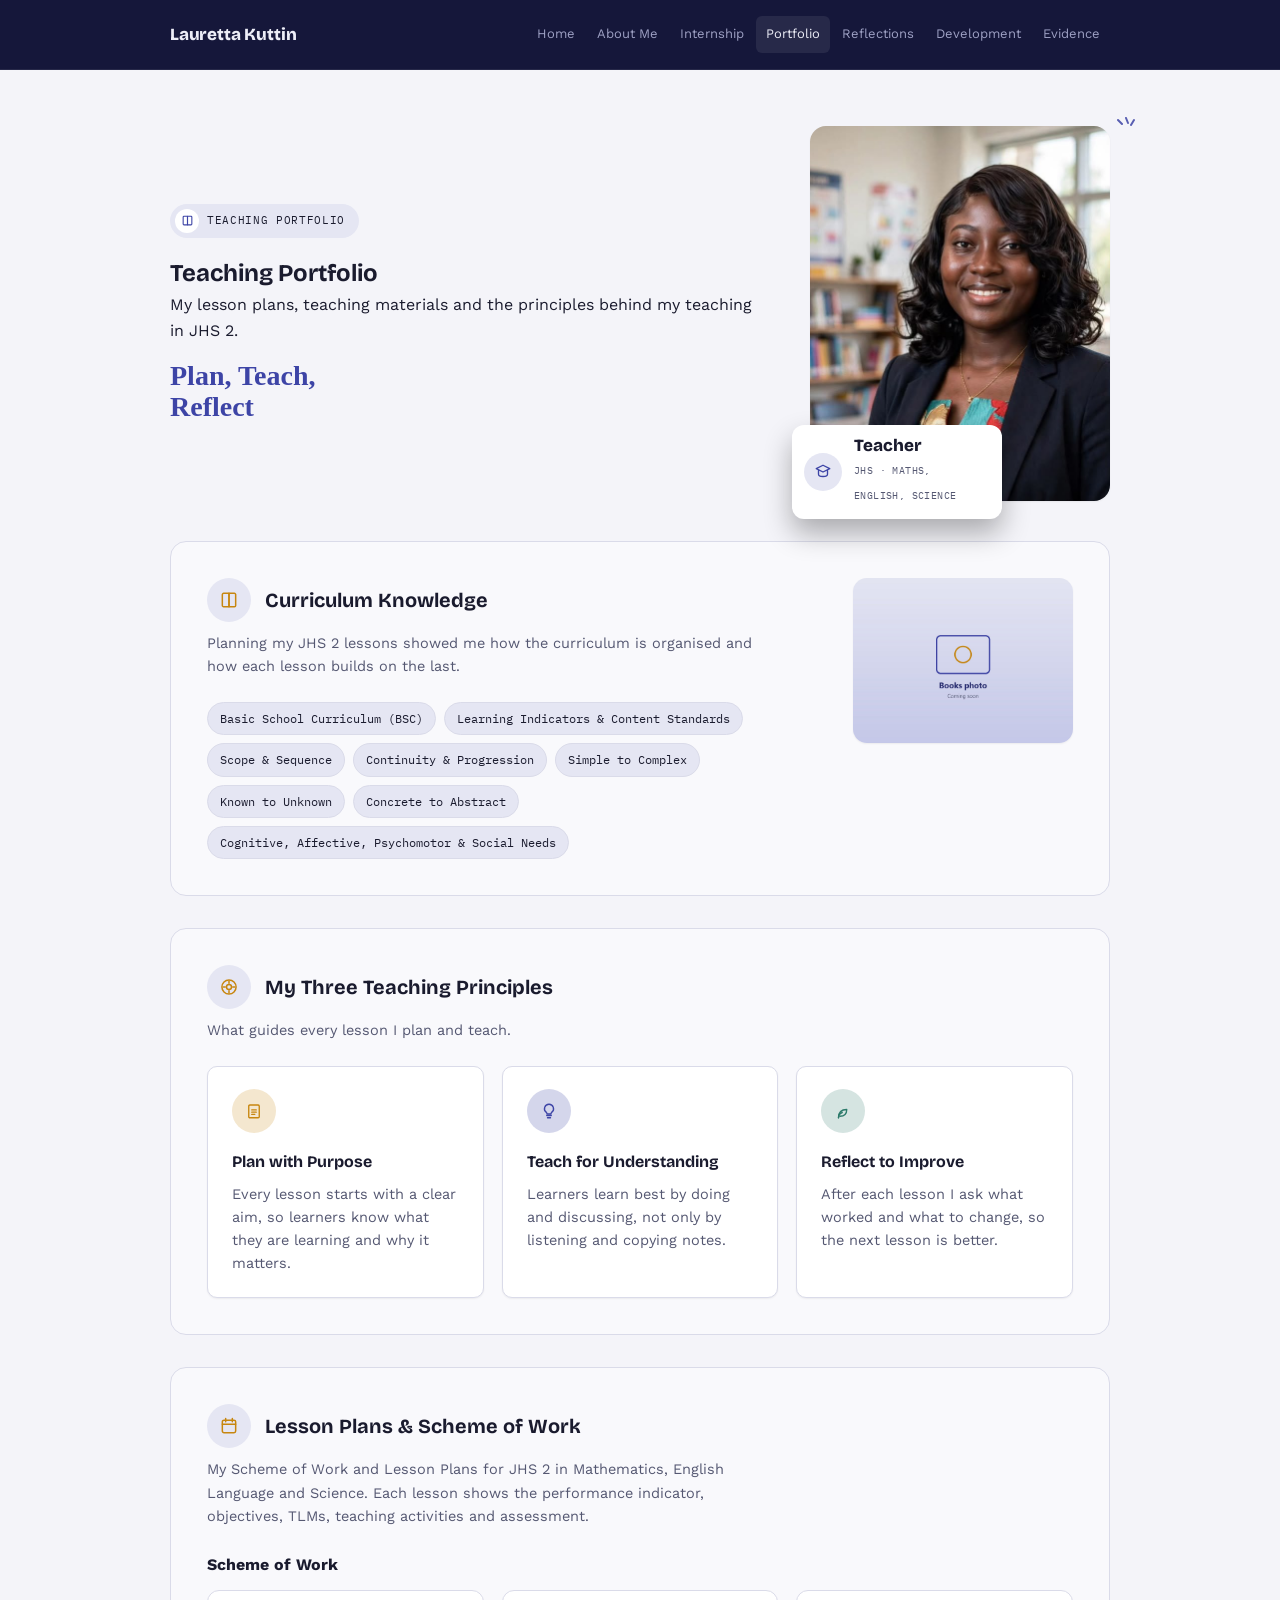
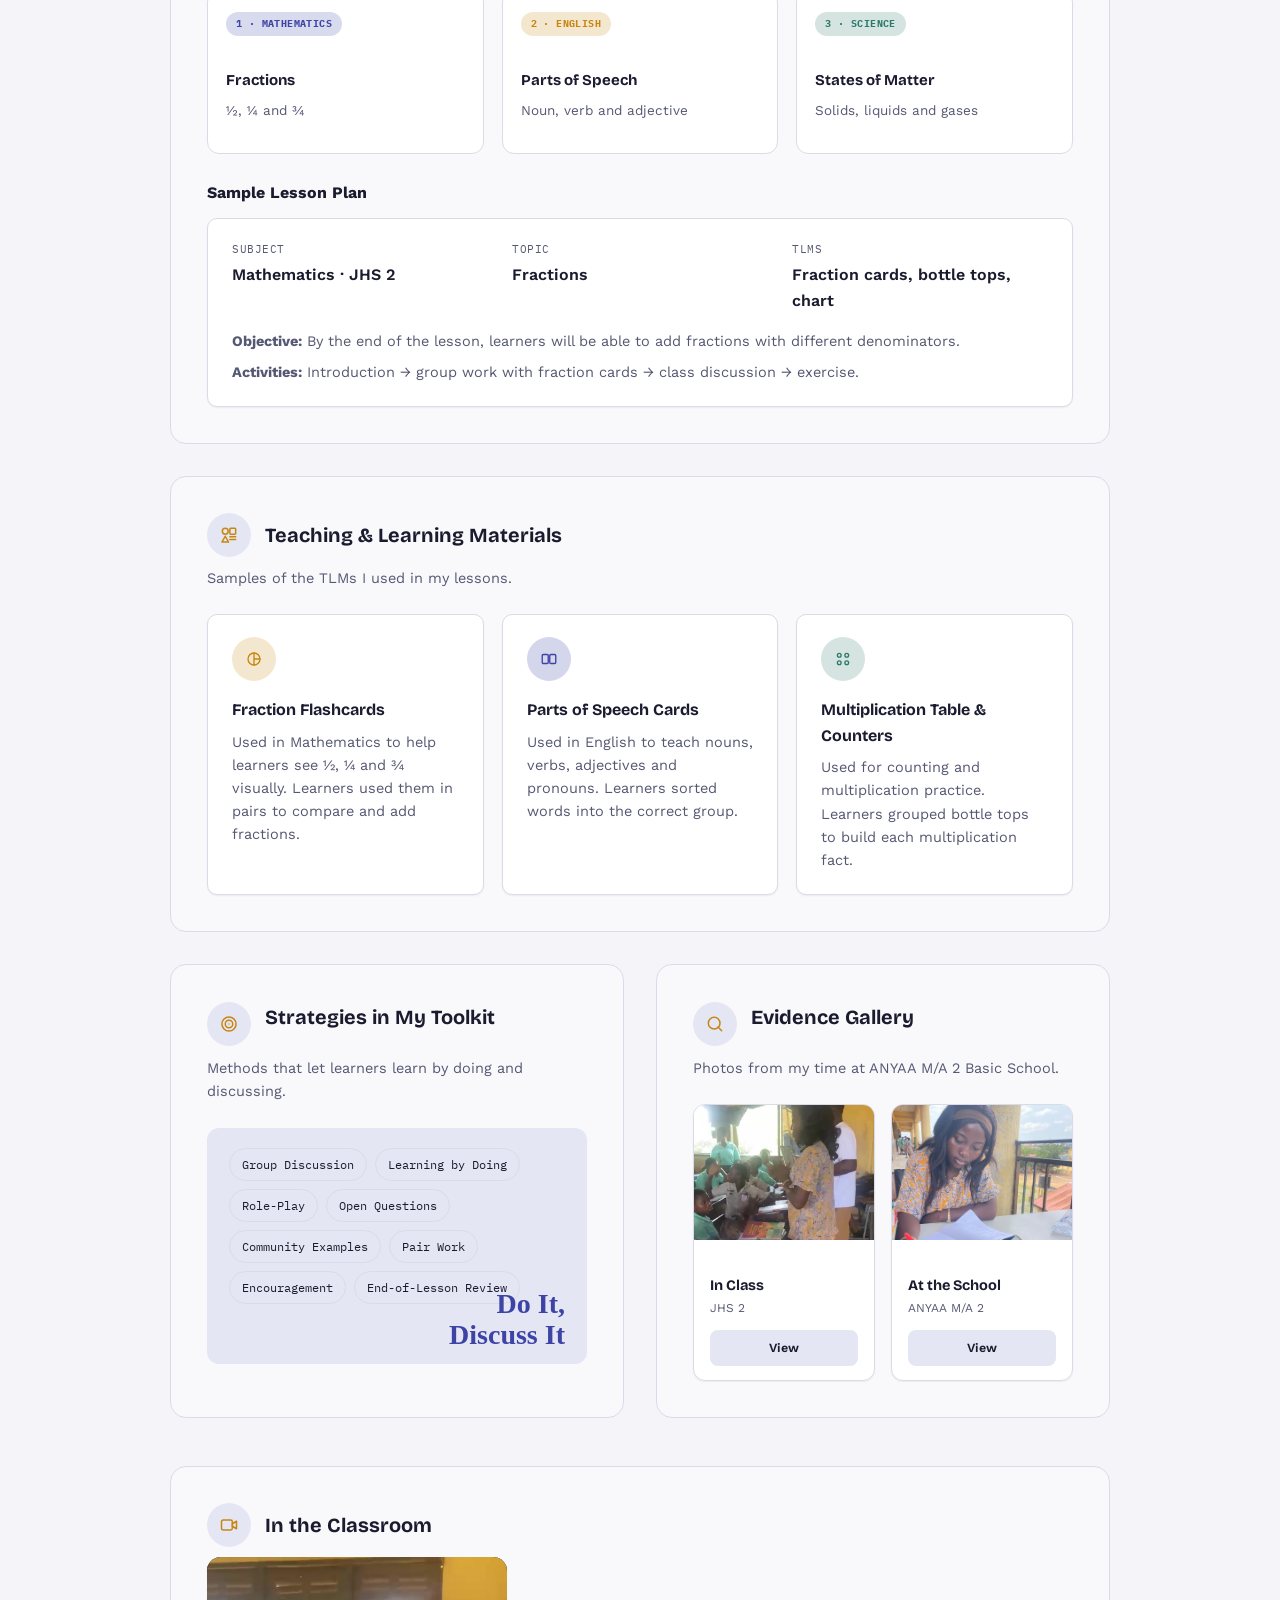
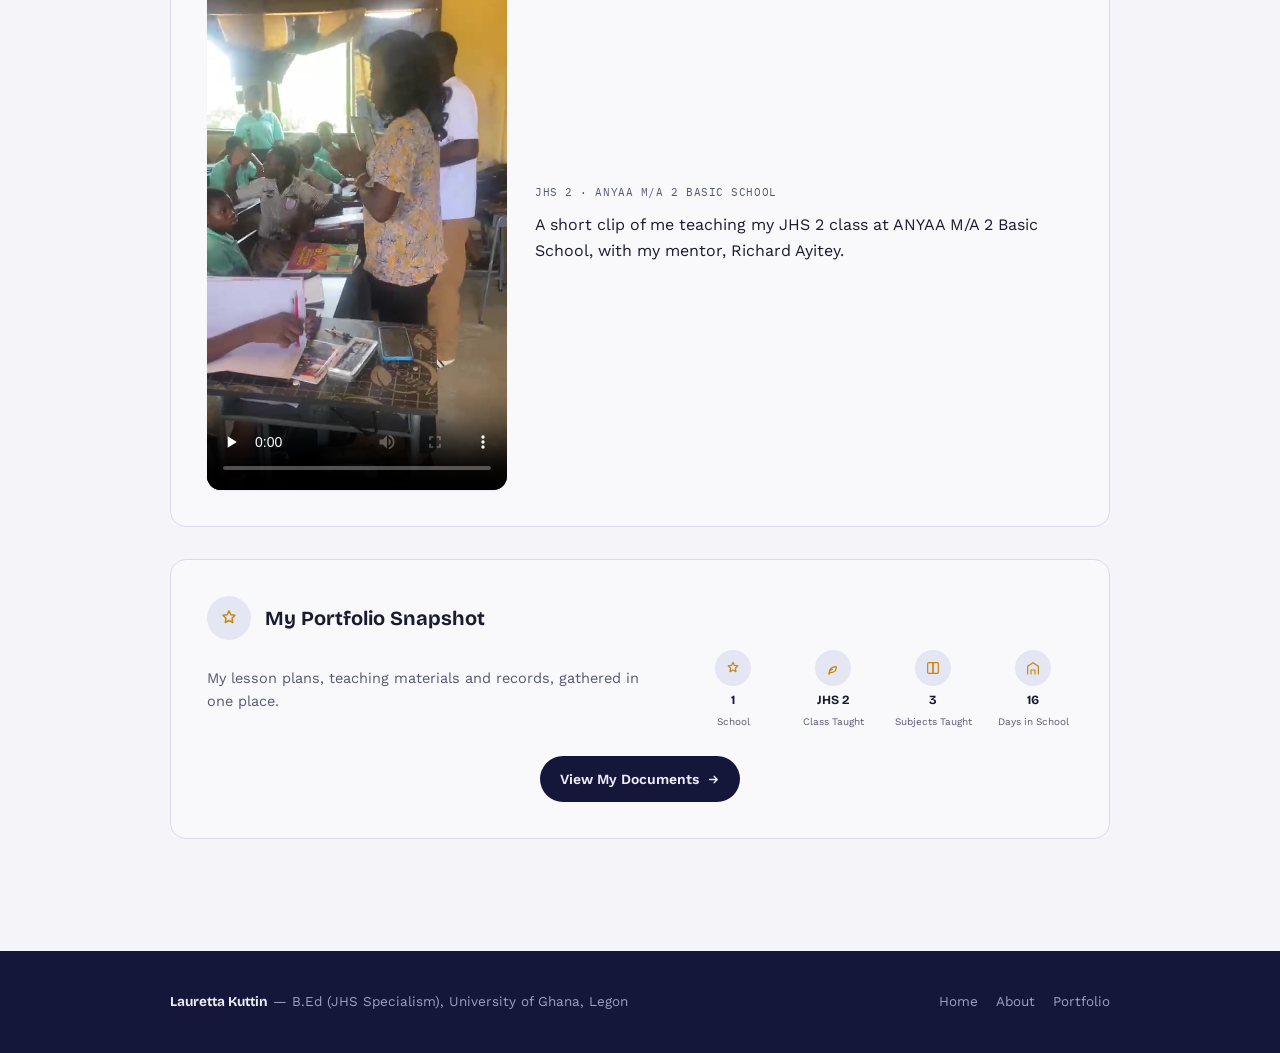
<file: site/portfolio.html>
<!doctype html>
<html lang="en">
<head>
<meta charset="UTF-8">
<meta name="viewport" content="width=device-width, initial-scale=1">
<title>Lauretta Kuttin — Teaching Portfolio</title>
<meta name="description" content="Teaching e-portfolio of Lauretta Kuttin, B.Ed (JHS Specialism) student-teacher at the University of Ghana, Legon.">
<link rel="stylesheet" href="https://fonts.googleapis.com/css2?family=Bricolage+Grotesque:opsz,wght@12..96,500;12..96,700;12..96,800&family=Work+Sans:wght@400;500;600;700&family=IBM+Plex+Mono:wght@500&display=swap">
<link rel="stylesheet" href="styles.css">
</head>
<body>

<header class="site">
  <div class="container nav-row">
    <a class="brand" href="index.html">Lauretta Kuttin</a>
    <button class="nav-toggle" id="navToggle" aria-expanded="false">Menu</button>
    <nav class="links" id="navLinks">
      <a href="index.html">Home</a>
      <a href="about.html">About Me</a>
      <a href="internship.html">Internship</a>
      <a href="portfolio.html" class="active">Portfolio</a>
      <a href="reflections.html">Reflections</a>
      <a href="development.html">Development</a>
      <a href="evidence.html">Evidence</a>
    </nav>
  </div>
</header>

<main class="container">
  <div class="page">

    <div class="page-photo-hero">
      <div class="head-text">
        <div class="pill-eyebrow"><span class="pill-icon"><svg width="13" height="13" viewBox="0 0 24 24" fill="none" stroke="currentColor" stroke-width="2" stroke-linecap="round" stroke-linejoin="round"><path d="M4 5.5C4 4.7 4.7 4 5.5 4H12v16H5.5A1.5 1.5 0 0 1 4 18.5z"/><path d="M20 5.5c0-.8-.7-1.5-1.5-1.5H12v16h6.5a1.5 1.5 0 0 0 1.5-1.5z"/></svg></span>Teaching Portfolio</div>
        <h2>Teaching Portfolio</h2>
        <p>My lesson plans, teaching materials and the principles behind my teaching in JHS 2.</p>
        <div class="tagline-script">Plan, Teach,<br>Reflect</div>
      </div>
      <div class="photo-col">
        <div class="photo-ticks"><svg width="24" height="34" viewBox="0 0 24 34" fill="none" stroke="currentColor" stroke-width="2" stroke-linecap="round"><path d="M2 4l4 4"/><path d="M10 2l2 5"/><path d="M18 4l-3 5"/></svg></div>
        <img class="page-hero-photo" style="object-position:center 20%;" src="assets/portrait.jpg" alt="Portrait of Lauretta Kuttin">
        <div class="hero-badge">
          <div class="badge-icon"><svg width="18" height="18" viewBox="0 0 24 24" fill="none" stroke="currentColor" stroke-width="1.8" stroke-linecap="round" stroke-linejoin="round"><path d="M12 3l9 4.5-9 4.5-9-4.5z"/><path d="M6 10v5c0 1.5 2.7 3 6 3s6-1.5 6-3v-5"/></svg></div>
          <div><b>Teacher</b><span>JHS · Maths, English, Science</span></div>
        </div>
      </div>
    </div>

    <div class="panel">
      <div class="panel-with-photo">
        <div class="panel-main">
          <div class="panel-head">
        <div class="focus-icon"><svg width="20" height="20" viewBox="0 0 24 24" fill="none" stroke="currentColor" stroke-width="1.8" stroke-linecap="round" stroke-linejoin="round"><path d="M4 5.5C4 4.7 4.7 4 5.5 4H12v16H5.5A1.5 1.5 0 0 1 4 18.5z"/><path d="M20 5.5c0-.8-.7-1.5-1.5-1.5H12v16h6.5a1.5 1.5 0 0 0 1.5-1.5z"/></svg></div>
        <h3>Curriculum Knowledge</h3>
      </div>
          <p class="panel-intro">Planning my JHS 2 lessons showed me how the curriculum is organised and how each lesson builds on the last.</p>
          <div class="chip-row">
            <span class="chip">Basic School Curriculum (BSC)</span>
            <span class="chip">Learning Indicators &amp; Content Standards</span>
            <span class="chip">Scope &amp; Sequence</span>
            <span class="chip">Continuity &amp; Progression</span>
            <span class="chip">Simple to Complex</span>
            <span class="chip">Known to Unknown</span>
            <span class="chip">Concrete to Abstract</span>
            <span class="chip">Cognitive, Affective, Psychomotor &amp; Social Needs</span>
          </div>
        </div>
        <div class="panel-photo"><img src="assets/portfolio-books.jpg" alt="Books photo"></div>
      </div>
    </div>

    <div class="panel">
      <div class="panel-head">
        <div class="focus-icon"><svg width="20" height="20" viewBox="0 0 24 24" fill="none" stroke="currentColor" stroke-width="1.8" stroke-linecap="round" stroke-linejoin="round"><circle cx="12" cy="12" r="8.5"/><path d="M12 7.5v-2.3M12 18.8v-2.3M7.5 12H5.2M18.8 12h-2.3"/><circle cx="12" cy="12" r="3"/></svg></div>
        <h3>My Three Teaching Principles</h3>
      </div>
      <p class="panel-intro">What guides every lesson I plan and teach.</p>
      <div class="grid-cards">
        <div class="card">
          <div class="focus-icon icon-pastel-1"><svg width="18" height="18" viewBox="0 0 24 24" fill="none" stroke="currentColor" stroke-width="1.8" stroke-linecap="round" stroke-linejoin="round"><rect x="5" y="4" width="14" height="17" rx="1.5"/><path d="M9 10.5h6M9 13.5h6M9 16.5h4"/></svg></div>
          <h4>Plan with Purpose</h4>
          <p>Every lesson starts with a clear aim, so learners know what they are learning and why it matters.</p>
        </div>
        <div class="card">
          <div class="focus-icon icon-pastel-2"><svg width="18" height="18" viewBox="0 0 24 24" fill="none" stroke="currentColor" stroke-width="1.8" stroke-linecap="round" stroke-linejoin="round"><path d="M9 18h6M10 21h4"/><path d="M12 3a6 6 0 0 0-3.5 10.9c.5.4.8 1 .8 1.6v.5h5.4v-.5c0-.6.3-1.2.8-1.6A6 6 0 0 0 12 3z"/></svg></div>
          <h4>Teach for Understanding</h4>
          <p>Learners learn best by doing and discussing, not only by listening and copying notes.</p>
        </div>
        <div class="card">
          <div class="focus-icon icon-pastel-3"><svg width="18" height="18" viewBox="0 0 24 24" fill="none" stroke="currentColor" stroke-width="1.8" stroke-linecap="round" stroke-linejoin="round"><path d="M6 21c0-7 4-11 11-11 0 6-3 9-9 9"/><path d="M6 21c0-4 2-6 5-7"/></svg></div>
          <h4>Reflect to Improve</h4>
          <p>After each lesson I ask what worked and what to change, so the next lesson is better.</p>
        </div>
      </div>
    </div>

    <div class="panel">
      <div class="panel-head">
        <div class="focus-icon"><svg width="20" height="20" viewBox="0 0 24 24" fill="none" stroke="currentColor" stroke-width="1.8" stroke-linecap="round" stroke-linejoin="round"><rect x="4" y="5" width="16" height="15" rx="2"/><path d="M4 10h16M8 3v4M16 3v4"/></svg></div>
        <h3>Lesson Plans &amp; Scheme of Work</h3>
      </div>
      <p class="panel-intro">My Scheme of Work and Lesson Plans for JHS 2 in Mathematics, English Language and Science. Each lesson shows the performance indicator, objectives, TLMs, teaching activities and assessment.</p>
      <h4 style="margin:6px 0 12px;">Scheme of Work</h4>
      <div class="grid-cards">
        <div class="journal-card"><span class="week-badge" style="background:color-mix(in srgb, var(--gold) 20%, var(--surface));color:var(--gold);">1 · Mathematics</span><h4>Fractions</h4><p>&frac12;, &frac14; and &frac34;</p></div>
        <div class="journal-card"><span class="week-badge" style="background:color-mix(in srgb, var(--green) 20%, var(--surface));color:var(--green);">2 · English</span><h4>Parts of Speech</h4><p>Noun, verb and adjective</p></div>
        <div class="journal-card"><span class="week-badge" style="background:color-mix(in srgb, var(--maroon) 20%, var(--surface));color:var(--maroon);">3 · Science</span><h4>States of Matter</h4><p>Solids, liquids and gases</p></div>
      </div>
      <h4 style="margin:26px 0 12px;">Sample Lesson Plan</h4>
      <div class="card">
        <div style="display:grid;grid-template-columns:repeat(auto-fit,minmax(200px,1fr));gap:14px 24px;">
          <div><span class="info-label" style="display:block;font-family:var(--font-mono);font-size:11px;text-transform:uppercase;letter-spacing:.05em;color:var(--ink-muted);margin-bottom:4px;">Subject</span><span class="info-value" style="display:block;font-weight:600;">Mathematics · JHS 2</span></div>
          <div><span class="info-label" style="display:block;font-family:var(--font-mono);font-size:11px;text-transform:uppercase;letter-spacing:.05em;color:var(--ink-muted);margin-bottom:4px;">Topic</span><span class="info-value" style="display:block;font-weight:600;">Fractions</span></div>
          <div><span class="info-label" style="display:block;font-family:var(--font-mono);font-size:11px;text-transform:uppercase;letter-spacing:.05em;color:var(--ink-muted);margin-bottom:4px;">TLMs</span><span class="info-value" style="display:block;font-weight:600;">Fraction cards, bottle tops, chart</span></div>
        </div>
        <p class="body-text" style="margin-top:16px;"><strong>Objective:</strong> By the end of the lesson, learners will be able to add fractions with different denominators.</p>
        <p class="body-text" style="margin-top:8px;"><strong>Activities:</strong> Introduction &rarr; group work with fraction cards &rarr; class discussion &rarr; exercise.</p>
      </div>
    </div>

    <div class="panel">
      <div class="panel-head">
        <div class="focus-icon"><svg width="20" height="20" viewBox="0 0 24 24" fill="none" stroke="currentColor" stroke-width="1.8" stroke-linecap="round" stroke-linejoin="round"><circle cx="7.5" cy="7.5" r="3.5"/><rect x="13" y="4" width="7" height="7" rx="1"/><path d="M7.5 13.5l4 7h-8z"/><path d="M13 14h7M13 17.5h7"/></svg></div>
        <h3>Teaching &amp; Learning Materials</h3>
      </div>
      <p class="panel-intro">Samples of the TLMs I used in my lessons.</p>
      <div class="grid-cards">
        <div class="card"><div class="focus-icon icon-pastel-1"><svg width="18" height="18" viewBox="0 0 24 24" fill="none" stroke="currentColor" stroke-width="1.8" stroke-linecap="round" stroke-linejoin="round"><circle cx="12" cy="12" r="8"/><path d="M12 4v16M12 12h8"/></svg></div>
          <h4>Fraction Flashcards</h4><p>Used in Mathematics to help learners see &frac12;, &frac14; and &frac34; visually. Learners used them in pairs to compare and add fractions.</p></div>
        <div class="card"><div class="focus-icon icon-pastel-2"><svg width="18" height="18" viewBox="0 0 24 24" fill="none" stroke="currentColor" stroke-width="1.8" stroke-linecap="round" stroke-linejoin="round"><rect x="3" y="6" width="8" height="12" rx="1.5"/><rect x="13" y="6" width="8" height="12" rx="1.5"/></svg></div>
          <h4>Parts of Speech Cards</h4><p>Used in English to teach nouns, verbs, adjectives and pronouns. Learners sorted words into the correct group.</p></div>
        <div class="card"><div class="focus-icon icon-pastel-3"><svg width="18" height="18" viewBox="0 0 24 24" fill="none" stroke="currentColor" stroke-width="1.8" stroke-linecap="round" stroke-linejoin="round"><circle cx="7" cy="7" r="2.5"/><circle cx="17" cy="7" r="2.5"/><circle cx="7" cy="17" r="2.5"/><circle cx="17" cy="17" r="2.5"/></svg></div>
          <h4>Multiplication Table &amp; Counters</h4><p>Used for counting and multiplication practice. Learners grouped bottle tops to build each multiplication fact.</p></div>
      </div>
    </div>

    <div class="two-col block">
      <div class="panel" style="margin-bottom:0;">
        <div class="panel-head">
        <div class="focus-icon"><svg width="20" height="20" viewBox="0 0 24 24" fill="none" stroke="currentColor" stroke-width="1.8" stroke-linecap="round" stroke-linejoin="round"><circle cx="12" cy="12" r="8.5"/><circle cx="12" cy="12" r="4.5"/><circle cx="12" cy="12" r=".8" fill="currentColor" stroke="none"/></svg></div>
        <h3>Strategies in My Toolkit</h3>
      </div>
        <p class="panel-intro">Methods that let learners learn by doing and discussing.</p>
        <div class="toolkit-cloud">
          <div class="chip-row">
            <span class="chip">Group Discussion</span>
            <span class="chip">Learning by Doing</span>
            <span class="chip">Role-Play</span>
            <span class="chip">Open Questions</span>
            <span class="chip">Community Examples</span>
            <span class="chip">Pair Work</span>
            <span class="chip">Encouragement</span>
            <span class="chip">End-of-Lesson Review</span>
          </div>
          <div class="tagline-script">Do It,<br>Discuss It</div>
        </div>
      </div>
      <div class="panel" style="margin-bottom:0;">
        <div class="panel-head">
        <div class="focus-icon"><svg width="20" height="20" viewBox="0 0 24 24" fill="none" stroke="currentColor" stroke-width="1.8" stroke-linecap="round" stroke-linejoin="round"><circle cx="11" cy="11" r="7"/><path d="M20 20l-4.3-4.3"/></svg></div>
        <h3>Evidence Gallery</h3>
      </div>
        <p class="panel-intro">Photos from my time at ANYAA M/A 2 Basic School.</p>
        <div class="evidence-grid">
          <div class="evidence-card">
            <img class="evidence-photo" style="object-position:center 30%;" src="assets/teaching.jpg" alt="Lauretta in front of her JHS 2 class">
            <div class="evidence-body">
              <h4>In Class</h4>
              <span class="evidence-tag">JHS 2</span>
              <a class="evidence-view" href="assets/teaching.jpg" target="_blank" rel="noopener">View</a>
            </div>
          </div>
          <div class="evidence-card">
            <img class="evidence-photo" style="object-position:center 30%;" src="assets/school-1.jpg" alt="Lauretta writing notes at the school">
            <div class="evidence-body">
              <h4>At the School</h4>
              <span class="evidence-tag">ANYAA M/A 2</span>
              <a class="evidence-view" href="assets/school-1.jpg" target="_blank" rel="noopener">View</a>
            </div>
          </div>
        </div>
      </div>
    </div>

    <div class="panel">
      <div class="panel-head">
        <div class="focus-icon"><svg width="20" height="20" viewBox="0 0 24 24" fill="none" stroke="currentColor" stroke-width="1.8" stroke-linecap="round" stroke-linejoin="round"><rect x="3" y="6" width="13" height="12" rx="2"/><path d="M16 10.5l5-3v9l-5-3z"/></svg></div>
        <h3>In the Classroom</h3>
      </div>
      <div class="video-feature">
        <video controls preload="none" playsinline poster="media/classroom-clip-poster.jpg" style="flex:0 1 300px;min-width:220px;max-width:300px;aspect-ratio:9/16;">
          <source src="media/classroom-clip.mp4" type="video/mp4">
        </video>
        <div class="video-caption">
          <span class="evidence-tag">JHS 2 · ANYAA M/A 2 Basic School</span>
          <p class="body-text">A short clip of me teaching my JHS 2 class at ANYAA M/A 2 Basic School, with my mentor, Richard Ayitey.</p>
        </div>
      </div>
    </div>

    <div class="panel">
      <div class="panel-head">
        <div class="focus-icon"><svg width="20" height="20" viewBox="0 0 24 24" fill="none" stroke="currentColor" stroke-width="1.8" stroke-linecap="round" stroke-linejoin="round"><path d="M12 3.5l2.2 4.6 5 .7-3.6 3.6.9 5-4.5-2.4-4.5 2.4.9-5-3.6-3.6 5-.7z"/></svg></div>
        <h3>My Portfolio Snapshot</h3>
      </div>
      <div style="display:flex;flex-wrap:wrap;gap:28px;align-items:center;justify-content:space-between;">
        <p class="panel-intro" style="margin-bottom:0;flex:1;min-width:240px;">My lesson plans, teaching materials and records, gathered in one place.</p>
        <div class="mini-stats">
          <div class="mini-stat">
            <div class="focus-icon"><svg width="16" height="16" viewBox="0 0 24 24" fill="none" stroke="currentColor" stroke-width="1.8" stroke-linecap="round" stroke-linejoin="round"><path d="M12 3.5l2.2 4.6 5 .7-3.6 3.6.9 5-4.5-2.4-4.5 2.4.9-5-3.6-3.6 5-.7z"/></svg></div>
            <b>1</b><span>School</span>
          </div>
          <div class="mini-stat">
            <div class="focus-icon"><svg width="16" height="16" viewBox="0 0 24 24" fill="none" stroke="currentColor" stroke-width="1.8" stroke-linecap="round" stroke-linejoin="round"><path d="M6 21c0-7 4-11 11-11 0 6-3 9-9 9"/><path d="M6 21c0-4 2-6 5-7"/></svg></div>
            <b>JHS 2</b><span>Class Taught</span>
          </div>
          <div class="mini-stat">
            <div class="focus-icon"><svg width="16" height="16" viewBox="0 0 24 24" fill="none" stroke="currentColor" stroke-width="1.8" stroke-linecap="round" stroke-linejoin="round"><path d="M4 5.5C4 4.7 4.7 4 5.5 4H12v16H5.5A1.5 1.5 0 0 1 4 18.5z"/><path d="M20 5.5c0-.8-.7-1.5-1.5-1.5H12v16h6.5a1.5 1.5 0 0 0 1.5-1.5z"/></svg></div>
            <b>3</b><span>Subjects Taught</span>
          </div>
          <div class="mini-stat">
            <div class="focus-icon"><svg width="16" height="16" viewBox="0 0 24 24" fill="none" stroke="currentColor" stroke-width="1.8" stroke-linecap="round" stroke-linejoin="round"><path d="M4 21V9.5L12 4l8 5.5V21"/><path d="M9 21v-6h6v6"/></svg></div>
            <b>16</b><span>Days in School</span>
          </div>
        </div>
      </div>
      <div style="text-align:center;margin-top:26px;">
        <a class="btn-dark" href="evidence.html">View My Documents <svg width="13" height="13" viewBox="0 0 24 24" fill="none" stroke="currentColor" stroke-width="2.4" stroke-linecap="round" stroke-linejoin="round"><path d="M5 12h13M13 6l6 6-6 6"/></svg></a>
      </div>
    </div>
  </div>
</main>

<footer class="site">
  <div class="container">
    <div><strong>Lauretta Kuttin</strong> — B.Ed (JHS Specialism), University of Ghana, Legon</div>
    <div class="foot-links">
      <a href="index.html">Home</a>
      <a href="about.html">About</a>
      <a href="portfolio.html">Portfolio</a>
    </div>
  </div>
</footer>

<script>
(function(){
  var navToggle = document.getElementById("navToggle");
  var navEl = document.getElementById("navLinks");
  navToggle.addEventListener("click", function(){
    var open = navEl.classList.toggle("open");
    navToggle.setAttribute("aria-expanded", open ? "true" : "false");
  });
})();
</script>
</body>
</html>
</file>
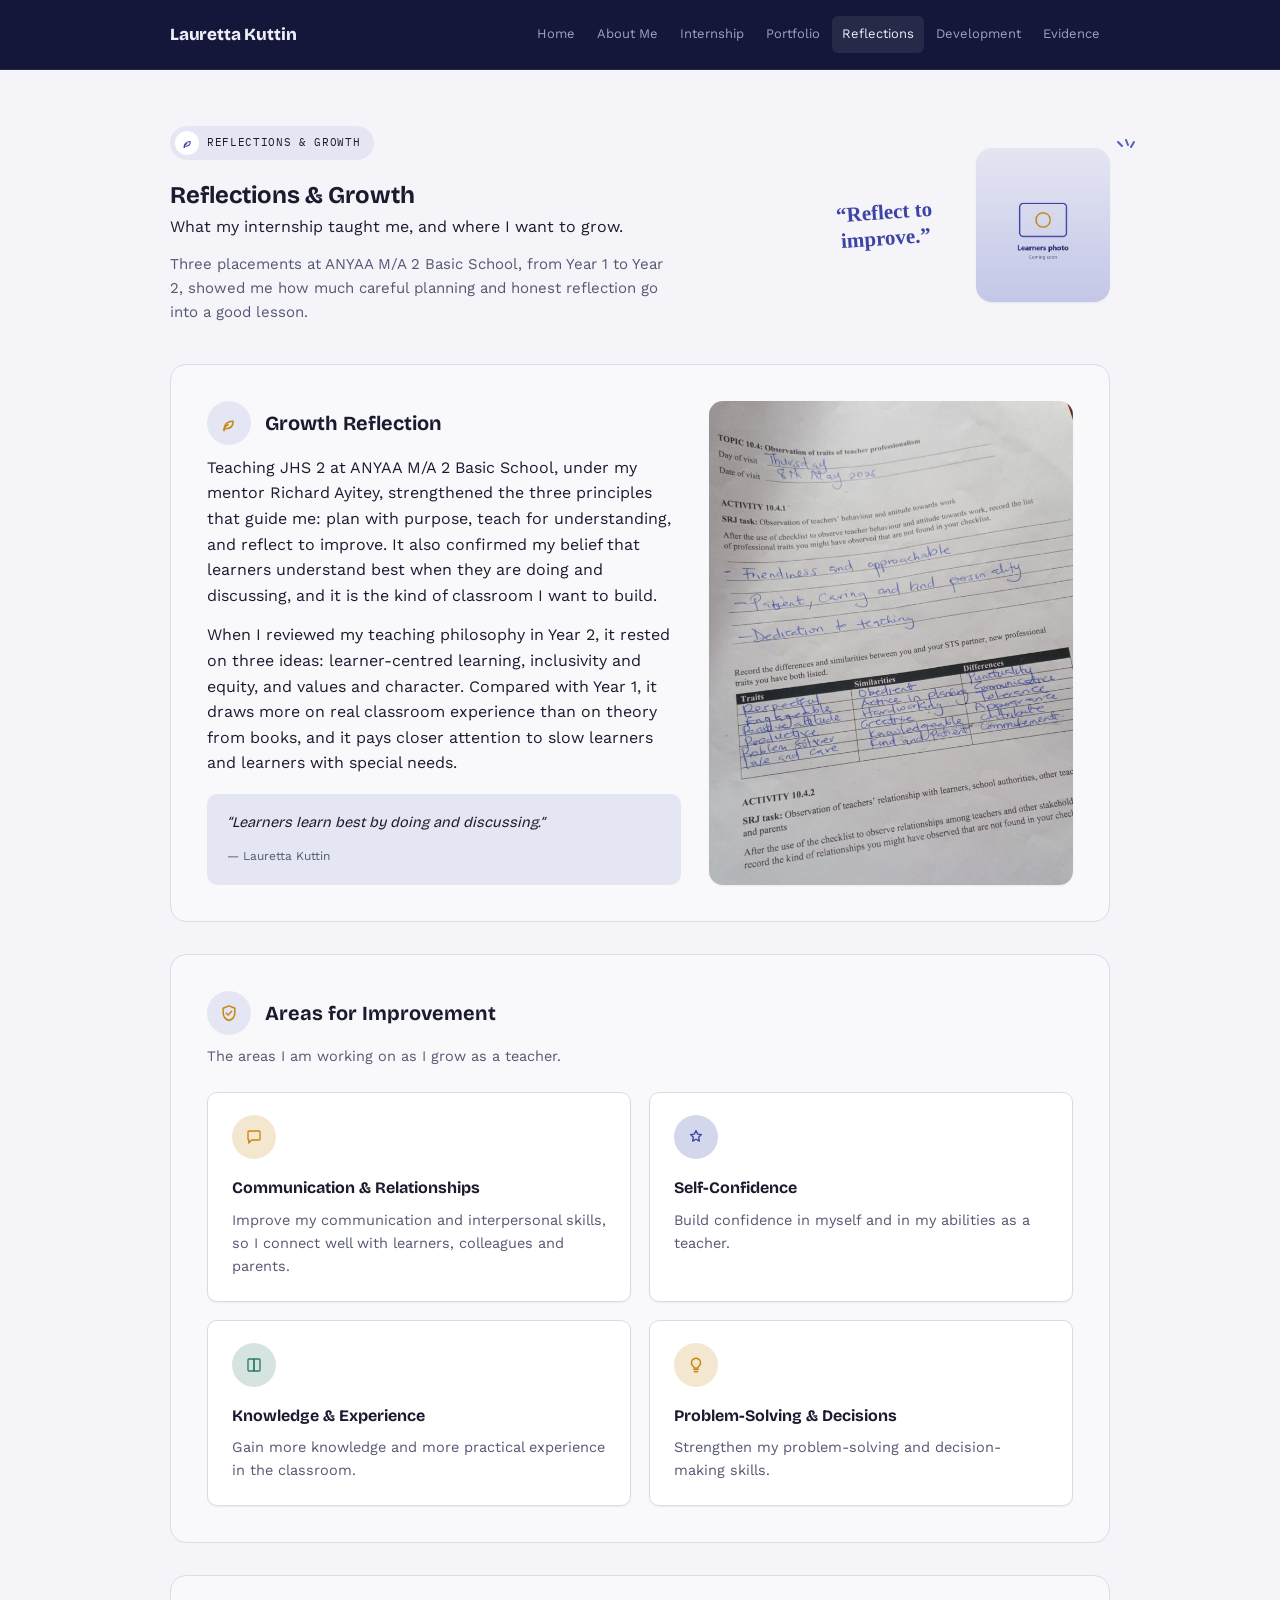
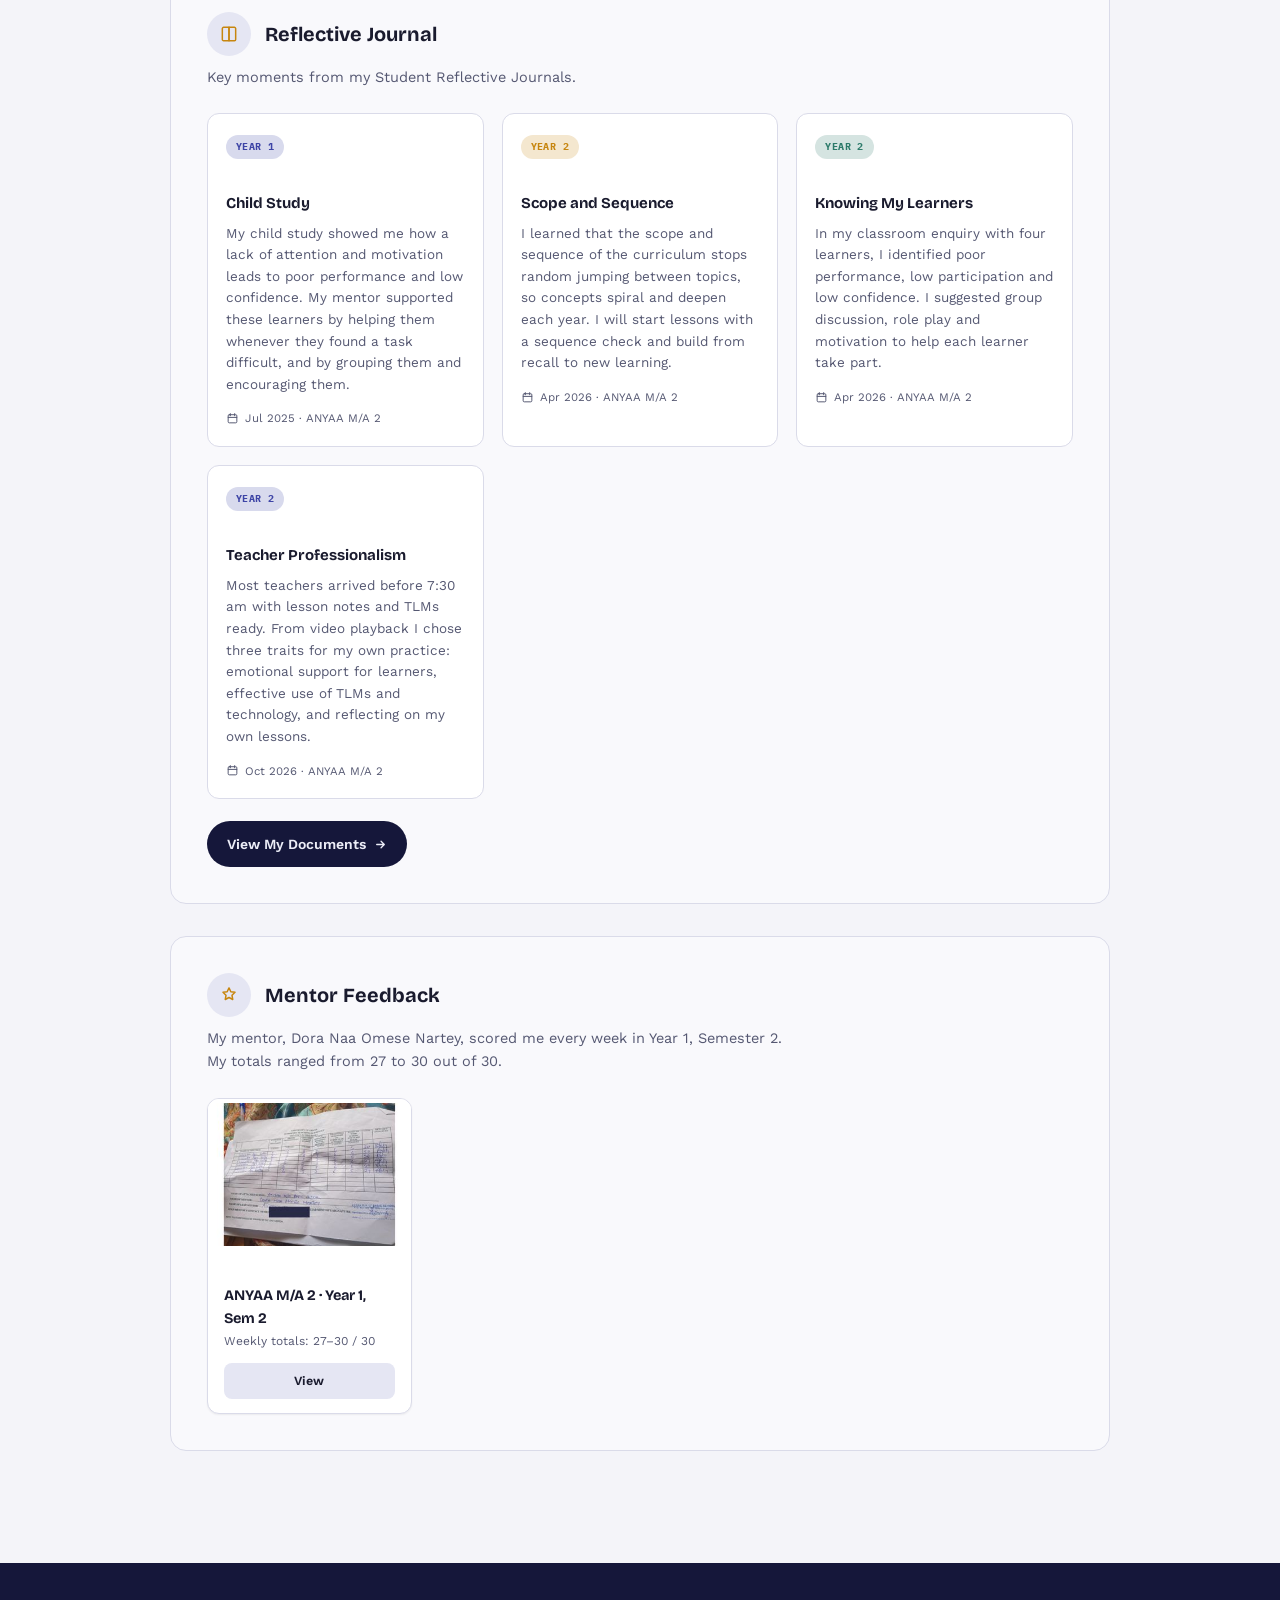
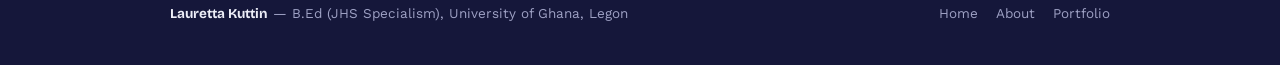
<file: site/reflections.html>
<!doctype html>
<html lang="en">
<head>
<meta charset="UTF-8">
<meta name="viewport" content="width=device-width, initial-scale=1">
<title>Lauretta Kuttin — Reflections &amp; Growth</title>
<meta name="description" content="Teaching e-portfolio of Lauretta Kuttin, B.Ed (JHS Specialism) student-teacher at the University of Ghana, Legon.">
<link rel="stylesheet" href="https://fonts.googleapis.com/css2?family=Bricolage+Grotesque:opsz,wght@12..96,500;12..96,700;12..96,800&family=Work+Sans:wght@400;500;600;700&family=IBM+Plex+Mono:wght@500&display=swap">
<link rel="stylesheet" href="styles.css">
</head>
<body>

<header class="site">
  <div class="container nav-row">
    <a class="brand" href="index.html">Lauretta Kuttin</a>
    <button class="nav-toggle" id="navToggle" aria-expanded="false">Menu</button>
    <nav class="links" id="navLinks">
      <a href="index.html">Home</a>
      <a href="about.html">About Me</a>
      <a href="internship.html">Internship</a>
      <a href="portfolio.html">Portfolio</a>
      <a href="reflections.html" class="active">Reflections</a>
      <a href="development.html">Development</a>
      <a href="evidence.html">Evidence</a>
    </nav>
  </div>
</header>

<main class="container">
  <div class="page">

    <div class="page-photo-hero">
      <div class="head-text">
        <div class="pill-eyebrow"><span class="pill-icon"><svg width="13" height="13" viewBox="0 0 24 24" fill="none" stroke="currentColor" stroke-width="2" stroke-linecap="round" stroke-linejoin="round"><path d="M6 21c0-7 4-11 11-11 0 6-3 9-9 9"/><path d="M6 21c0-4 2-6 5-7"/></svg></span>Reflections &amp; Growth</div>
        <h2>Reflections &amp; Growth</h2>
        <p>What my internship taught me, and where I want to grow.</p>
        <p style="color:var(--ink-muted);font-size:15px;max-width:56ch;margin-top:12px;">Three placements at ANYAA M/A 2 Basic School, from Year 1 to Year 2, showed me how much careful planning and honest reflection go into a good lesson.</p>
      </div>
      <div class="reflect-hero-side">
        <div class="reflect-quote">&ldquo;Reflect to improve.&rdquo;</div>
        <div class="photo-col" style="max-width:160px;">
          <div class="photo-ticks"><svg width="24" height="34" viewBox="0 0 24 34" fill="none" stroke="currentColor" stroke-width="2" stroke-linecap="round"><path d="M2 4l4 4"/><path d="M10 2l2 5"/><path d="M18 4l-3 5"/></svg></div>
          <img class="page-hero-photo" style="aspect-ratio:4/4.6;object-position:center 45%;" src="assets/learners.jpg" alt="Learners photo">
        </div>
      </div>
    </div>

    <div class="panel">
      <div class="growth-split">
        <div>
          <div class="panel-head">
        <div class="focus-icon"><svg width="20" height="20" viewBox="0 0 24 24" fill="none" stroke="currentColor" stroke-width="1.8" stroke-linecap="round" stroke-linejoin="round"><path d="M6 21c0-7 4-11 11-11 0 6-3 9-9 9"/><path d="M6 21c0-4 2-6 5-7"/></svg></div>
        <h3>Growth Reflection</h3>
      </div>
          <p class="body-text">Teaching JHS 2 at ANYAA M/A 2 Basic School, under my mentor Richard Ayitey, strengthened the three principles that guide me: plan with purpose, teach for understanding, and reflect to improve. It also confirmed my belief that learners understand best when they are doing and discussing, and it is the kind of classroom I want to build.</p>
          <p class="body-text" style="margin-top:14px;">When I reviewed my teaching philosophy in Year 2, it rested on three ideas: learner-centred learning, inclusivity and equity, and values and character. Compared with Year 1, it draws more on real classroom experience than on theory from books, and it pays closer attention to slow learners and learners with special needs.</p>
          <div class="quote-box">
            <p>&ldquo;Learners learn best by doing and discussing.&rdquo;</p>
            <span>— Lauretta Kuttin</span>
          </div>
        </div>
        <img class="growth-photo" src="assets/reflection-journal.jpg" style="object-position:center 30%;" alt="A handwritten page from Lauretta's reflective journal on teacher professionalism">
      </div>
    </div>

    <div class="panel">
      <div class="panel-head">
        <div class="focus-icon"><svg width="20" height="20" viewBox="0 0 24 24" fill="none" stroke="currentColor" stroke-width="1.8" stroke-linecap="round" stroke-linejoin="round"><path d="M12 3.5l7 2.8v5.2c0 5-3 8.3-7 9.5-4-1.2-7-4.5-7-9.5V6.3z"/><path d="M8.8 12.2l2.1 2.1 4.3-4.3"/></svg></div>
        <h3>Areas for Improvement</h3>
      </div>
      <p class="panel-intro">The areas I am working on as I grow as a teacher.</p>
      <div class="grid-cards cards-2">
        <div class="card">
          <div class="focus-icon icon-pastel-1"><svg width="18" height="18" viewBox="0 0 24 24" fill="none" stroke="currentColor" stroke-width="1.8" stroke-linecap="round" stroke-linejoin="round"><path d="M4 5.5A1.5 1.5 0 0 1 5.5 4h13A1.5 1.5 0 0 1 20 5.5v9A1.5 1.5 0 0 1 18.5 16H9l-4 4v-4H5.5A1.5 1.5 0 0 1 4 14.5z"/></svg></div>
          <h4>Communication &amp; Relationships</h4>
          <p>Improve my communication and interpersonal skills, so I connect well with learners, colleagues and parents.</p>
        </div>
        <div class="card">
          <div class="focus-icon icon-pastel-2"><svg width="18" height="18" viewBox="0 0 24 24" fill="none" stroke="currentColor" stroke-width="1.8" stroke-linecap="round" stroke-linejoin="round"><path d="M12 3.5l2.2 4.6 5 .7-3.6 3.6.9 5-4.5-2.4-4.5 2.4.9-5-3.6-3.6 5-.7z"/></svg></div>
          <h4>Self-Confidence</h4>
          <p>Build confidence in myself and in my abilities as a teacher.</p>
        </div>
        <div class="card">
          <div class="focus-icon icon-pastel-3"><svg width="18" height="18" viewBox="0 0 24 24" fill="none" stroke="currentColor" stroke-width="1.8" stroke-linecap="round" stroke-linejoin="round"><path d="M4 5.5C4 4.7 4.7 4 5.5 4H12v16H5.5A1.5 1.5 0 0 1 4 18.5z"/><path d="M20 5.5c0-.8-.7-1.5-1.5-1.5H12v16h6.5a1.5 1.5 0 0 0 1.5-1.5z"/></svg></div>
          <h4>Knowledge &amp; Experience</h4>
          <p>Gain more knowledge and more practical experience in the classroom.</p>
        </div>
        <div class="card">
          <div class="focus-icon icon-pastel-1"><svg width="18" height="18" viewBox="0 0 24 24" fill="none" stroke="currentColor" stroke-width="1.8" stroke-linecap="round" stroke-linejoin="round"><path d="M9 18h6M10 21h4"/><path d="M12 3a6 6 0 0 0-3.5 10.9c.5.4.8 1 .8 1.6v.5h5.4v-.5c0-.6.3-1.2.8-1.6A6 6 0 0 0 12 3z"/></svg></div>
          <h4>Problem-Solving &amp; Decisions</h4>
          <p>Strengthen my problem-solving and decision-making skills.</p>
        </div>
      </div>
    </div>

    <div class="panel">
      <div class="panel-head">
        <div class="focus-icon"><svg width="20" height="20" viewBox="0 0 24 24" fill="none" stroke="currentColor" stroke-width="1.8" stroke-linecap="round" stroke-linejoin="round"><path d="M4 5.5C4 4.7 4.7 4 5.5 4H12v16H5.5A1.5 1.5 0 0 1 4 18.5z"/><path d="M20 5.5c0-.8-.7-1.5-1.5-1.5H12v16h6.5a1.5 1.5 0 0 0 1.5-1.5z"/></svg></div>
        <h3>Reflective Journal</h3>
      </div>
      <p class="panel-intro">Key moments from my Student Reflective Journals.</p>
      <div class="grid-cards">
        <div class="journal-card">
          <span class="week-badge" style="background:color-mix(in srgb, var(--gold) 20%, var(--surface));color:var(--gold);">Year 1</span>
          <h4>Child Study</h4>
          <p>My child study showed me how a lack of attention and motivation leads to poor performance and low confidence. My mentor supported these learners by helping them whenever they found a task difficult, and by grouping them and encouraging them.</p>
          <div class="journal-date"><svg width="13" height="13" viewBox="0 0 24 24" fill="none" stroke="currentColor" stroke-width="1.8" stroke-linecap="round" stroke-linejoin="round"><rect x="4" y="5" width="16" height="15" rx="2"/><path d="M4 10h16M8 3v4M16 3v4"/></svg>Jul 2025 · ANYAA M/A 2</div>
        </div>
        <div class="journal-card">
          <span class="week-badge" style="background:color-mix(in srgb, var(--green) 20%, var(--surface));color:var(--green);">Year 2</span>
          <h4>Scope and Sequence</h4>
          <p>I learned that the scope and sequence of the curriculum stops random jumping between topics, so concepts spiral and deepen each year. I will start lessons with a sequence check and build from recall to new learning.</p>
          <div class="journal-date"><svg width="13" height="13" viewBox="0 0 24 24" fill="none" stroke="currentColor" stroke-width="1.8" stroke-linecap="round" stroke-linejoin="round"><rect x="4" y="5" width="16" height="15" rx="2"/><path d="M4 10h16M8 3v4M16 3v4"/></svg>Apr 2026 · ANYAA M/A 2</div>
        </div>
        <div class="journal-card">
          <span class="week-badge" style="background:color-mix(in srgb, var(--maroon) 20%, var(--surface));color:var(--maroon);">Year 2</span>
          <h4>Knowing My Learners</h4>
          <p>In my classroom enquiry with four learners, I identified poor performance, low participation and low confidence. I suggested group discussion, role play and motivation to help each learner take part.</p>
          <div class="journal-date"><svg width="13" height="13" viewBox="0 0 24 24" fill="none" stroke="currentColor" stroke-width="1.8" stroke-linecap="round" stroke-linejoin="round"><rect x="4" y="5" width="16" height="15" rx="2"/><path d="M4 10h16M8 3v4M16 3v4"/></svg>Apr 2026 · ANYAA M/A 2</div>
        </div>
        <div class="journal-card">
          <span class="week-badge" style="background:color-mix(in srgb, var(--gold) 20%, var(--surface));color:var(--gold);">Year 2</span>
          <h4>Teacher Professionalism</h4>
          <p>Most teachers arrived before 7:30 am with lesson notes and TLMs ready. From video playback I chose three traits for my own practice: emotional support for learners, effective use of TLMs and technology, and reflecting on my own lessons.</p>
          <div class="journal-date"><svg width="13" height="13" viewBox="0 0 24 24" fill="none" stroke="currentColor" stroke-width="1.8" stroke-linecap="round" stroke-linejoin="round"><rect x="4" y="5" width="16" height="15" rx="2"/><path d="M4 10h16M8 3v4M16 3v4"/></svg>Oct 2026 · ANYAA M/A 2</div>
        </div>
      </div>
      <div style="margin-top:22px;">
        <a class="btn-dark" href="evidence.html">View My Documents <svg width="13" height="13" viewBox="0 0 24 24" fill="none" stroke="currentColor" stroke-width="2.4" stroke-linecap="round" stroke-linejoin="round"><path d="M5 12h13M13 6l6 6-6 6"/></svg></a>
      </div>
    </div>

    <div class="panel">
      <div class="panel-head">
        <div class="focus-icon"><svg width="20" height="20" viewBox="0 0 24 24" fill="none" stroke="currentColor" stroke-width="1.8" stroke-linecap="round" stroke-linejoin="round"><path d="M12 3.5l2.2 4.6 5 .7-3.6 3.6.9 5-4.5-2.4-4.5 2.4.9-5-3.6-3.6 5-.7z"/></svg></div>
        <h3>Mentor Feedback</h3>
      </div>
      <p class="panel-intro">My mentor, Dora Naa Omese Nartey, scored me every week in Year 1, Semester 2. My totals ranged from 27 to 30 out of 30.</p>
      <div class="evidence-grid" style="grid-template-columns:repeat(auto-fill,minmax(200px,1fr));">
          <div class="evidence-card">
            <img class="evidence-photo is-sheet" src="evidence/y1s2/t09.jpg" alt="Mentor's score sheet, Year 1, Semester 2">
            <div class="evidence-body">
              <h4>ANYAA M/A 2 · Year 1, Sem 2</h4>
              <span class="evidence-tag">Weekly totals: 27–30 / 30</span>
              <a class="evidence-view" href="evidence/y1s2/p09.jpg" target="_blank" rel="noopener">View</a>
            </div>
          </div>
      </div>
    </div>
  </div>
</main>

<footer class="site">
  <div class="container">
    <div><strong>Lauretta Kuttin</strong> — B.Ed (JHS Specialism), University of Ghana, Legon</div>
    <div class="foot-links">
      <a href="index.html">Home</a>
      <a href="about.html">About</a>
      <a href="portfolio.html">Portfolio</a>
    </div>
  </div>
</footer>

<script>
(function(){
  var navToggle = document.getElementById("navToggle");
  var navEl = document.getElementById("navLinks");
  navToggle.addEventListener("click", function(){
    var open = navEl.classList.toggle("open");
    navToggle.setAttribute("aria-expanded", open ? "true" : "false");
  });
})();
</script>
</body>
</html>
</file>
<file: site/styles.css>
:root{
  --bg:#F4F4F9;
  --surface:#FFFFFF;
  --surface-2:#F9F9FC;
  --ink:#1A1B2E;
  --ink-muted:#555872;
  --border:#DADBE9;
  --gold:#3D44A6;
  --green:#C7860F;
  --maroon:#2C7A6A;
  --header-bg:#15173A;
  --header-text:#ECEDF7;
  --header-text-muted:#9EA1C4;
  --chip-bg:#E5E6F3;
  --shadow: 0 1px 2px rgba(20,18,10,.06);
  --font-display: "Bricolage Grotesque", system-ui, sans-serif;
  --font-body: "Work Sans", system-ui, sans-serif;
  --font-mono: "IBM Plex Mono", monospace;
}
@media (prefers-color-scheme: dark){
  :root:not([data-theme="light"]){
    --bg:#0F1020;
    --surface:#171933;
    --surface-2:#1C1E3B;
    --ink:#ECEDF7;
    --ink-muted:#A3A6C8;
    --border:#2B2E52;
    --gold:#8F96F0;
    --green:#E6B04A;
    --maroon:#5CC2AC;
    --header-bg:#0A0B1A;
    --header-text:#ECEDF7;
    --header-text-muted:#8A8DB5;
    --chip-bg:#222547;
    --shadow: 0 1px 2px rgba(0,0,0,.4);
  }
}
:root[data-theme="dark"]{
  --bg:#0F1020;
  --surface:#171933;
  --surface-2:#1C1E3B;
  --ink:#ECEDF7;
  --ink-muted:#A3A6C8;
  --border:#2B2E52;
  --gold:#8F96F0;
  --green:#E6B04A;
  --maroon:#5CC2AC;
  --header-bg:#0A0B1A;
  --header-text:#ECEDF7;
  --header-text-muted:#8A8DB5;
  --chip-bg:#222547;
  --shadow: 0 1px 2px rgba(0,0,0,.4);
}
*{box-sizing:border-box;}
html{scroll-behavior:smooth;}
body{
  margin:0;
  background:var(--bg);
  color:var(--ink);
  font-family:var(--font-body);
  line-height:1.6;
}
img{max-width:100%;}
a{color:inherit;}
[hidden]{display:none!important;}
.container{max-width:980px;margin:0 auto;padding-inline:20px;}
h1,h2,h3{font-family:var(--font-display);font-weight:700;text-wrap:balance;margin:0;}
p{margin:0;}
.eyebrow{
  font-family:var(--font-mono);
  font-size:11px;
  letter-spacing:.08em;
  text-transform:uppercase;
}

/* header */
header.site{
  background:var(--header-bg);
  color:var(--header-text);
  position:sticky;
  top:0;
  z-index:20;
  border-bottom:1px solid rgba(255,255,255,.08);
}
.nav-row{
  display:flex;
  align-items:center;
  justify-content:space-between;
  padding-block:16px;
  gap:16px;
}
.brand{
  font-family:var(--font-display);
  font-weight:800;
  font-size:17px;
  letter-spacing:-.01em;
  text-decoration:none;
  color:var(--header-text);
  white-space:nowrap;
}
nav.links{display:flex;gap:2px;flex-wrap:nowrap;}
nav.links a{
  font-size:13px;
  text-decoration:none;
  color:var(--header-text-muted);
  padding:8px 10px;
  border-radius:6px;
  white-space:nowrap;
  transition:color .15s, background .15s;
}
nav.links a:hover{color:var(--header-text);}
nav.links a.active{color:var(--header-text);background:rgba(255,255,255,.08);}
.nav-toggle{
  display:none;
  background:none;
  border:1px solid rgba(255,255,255,.2);
  color:var(--header-text);
  border-radius:6px;
  padding:8px 10px;
  font-size:13px;
  font-family:var(--font-mono);
}
@media (max-width:900px){
  nav.links{
    display:none;
    width:100%;
    flex-direction:column;
    flex-wrap:wrap;
    gap:2px;
    padding-bottom:14px;
  }
  nav.links a{white-space:normal;}
  nav.links.open{display:flex;}
  .nav-toggle{display:block;}
  .nav-row{flex-wrap:wrap;}
}

/* hero */
.hero{
  background:var(--header-bg);
  color:var(--header-text);
  padding-block:clamp(48px,8vw,88px) clamp(56px,9vw,96px);
  overflow:clip;
}
.hero-grid{
  display:grid;
  grid-template-columns:1.15fr auto;
  gap:clamp(32px,6vw,64px);
  align-items:center;
}
@media (max-width:700px){.hero-grid{grid-template-columns:1fr;}.hero-photo-wrap{order:-1;margin-inline:auto;}}
.hero-photo-wrap{
  position:relative;
  width:min(300px,72vw);
  flex-shrink:0;
}
.hero-photo-wrap::before{
  content:"";
  position:absolute;
  inset:10px -10px -10px 10px;
  background:color-mix(in srgb, var(--gold) 25%, transparent);
  border-radius:18px;
  z-index:0;
}
.hero-photo{
  position:relative;
  z-index:1;
  display:block;
  width:100%;
  aspect-ratio:4/5;
  object-fit:cover;
  object-position:top center;
  border-radius:16px;
  box-shadow:0 24px 48px rgba(0,0,0,.4);
}
.hero-badge{
  position:absolute;
  z-index:2;
  left:-18px;
  bottom:-18px;
  display:flex;
  align-items:center;
  gap:12px;
  background:var(--surface);
  color:var(--ink);
  padding:12px 18px 12px 12px;
  border-radius:12px;
  box-shadow:0 14px 28px rgba(0,0,0,.3);
  max-width:210px;
}
.hero-badge .badge-icon{
  width:38px;height:38px;border-radius:50%;flex-shrink:0;
  background:var(--chip-bg);color:var(--gold);
  display:flex;align-items:center;justify-content:center;
}
.hero-badge b{display:block;font-family:var(--font-display);font-size:17px;font-weight:800;line-height:1.1;}
.hero-badge span{font-size:10px;font-family:var(--font-mono);text-transform:uppercase;letter-spacing:.04em;color:var(--ink-muted);}
.hero .eyebrow{color:#F2C14E;margin-bottom:10px;display:block;}
.hero h1{font-size:clamp(32px,5.5vw,52px);line-height:1.05;margin-bottom:10px;}
.hero .role{font-size:15px;color:var(--header-text-muted);margin-bottom:20px;}
.hero .pitch{max-width:56ch;font-size:15px;color:#D3D5EA;margin-bottom:24px;}
.divider-rule{height:2px;width:56px;background:#F2C14E;margin-bottom:24px;}
.stat-row{display:flex;gap:28px;flex-wrap:wrap;}
.stat b{display:block;font-family:var(--font-display);font-size:24px;font-weight:800;}
.stat span{font-size:11px;color:var(--header-text-muted);text-transform:uppercase;letter-spacing:.05em;}
.accentbar{display:flex;height:5px;margin-top:32px;border-radius:3px;overflow:hidden;max-width:280px;}
.accentbar div{flex:1;}

/* page body */
main{padding-block:56px 80px;}
.page-head{margin-bottom:40px;max-width:70ch;}
.page-head .eyebrow{color:var(--gold);margin-bottom:10px;display:block;}
.page-head h2{font-size:clamp(26px,4vw,34px);margin-bottom:12px;}
.page-head p{color:var(--ink-muted);font-size:15.5px;}

.block{margin-bottom:48px;}
.block h3{font-size:19px;margin-bottom:14px;}
.block .body-text{max-width:68ch;color:var(--ink);font-size:15.5px;}
.block .body-text + .body-text{margin-top:14px;}
.pull{
  border-left:3px solid var(--gold);
  padding:2px 0 2px 20px;
  margin:20px 0;
  max-width:60ch;
  font-family:var(--font-display);
  font-weight:500;
  font-size:19px;
  line-height:1.45;
  color:var(--ink);
}

.two-col{display:grid;grid-template-columns:1fr 1fr;gap:32px;}
@media (max-width:700px){.two-col{grid-template-columns:1fr;}}
.card{
  background:var(--surface);
  border:1px solid var(--border);
  border-radius:10px;
  padding:22px 24px;
  box-shadow:var(--shadow);
}
.card h4{font-family:var(--font-display);font-size:16px;margin:0 0 8px;font-weight:700;}
.card p{font-size:14.5px;color:var(--ink-muted);}

ul.plain{margin:0;padding:0;list-style:none;display:flex;flex-direction:column;gap:10px;}
ul.plain li{
  font-size:15px;
  padding-left:20px;
  position:relative;
}
ul.plain li::before{
  content:"";
  position:absolute;left:0;top:9px;
  width:6px;height:6px;border-radius:50%;
  background:var(--green);
}

.chip-row{display:flex;flex-wrap:wrap;gap:8px;}
.chip{
  font-family:var(--font-mono);
  font-size:12px;
  background:var(--chip-bg);
  border:1px solid var(--border);
  padding:6px 12px;
  border-radius:20px;
  color:var(--ink);
}

.grid-cards{display:grid;grid-template-columns:repeat(auto-fill,minmax(220px,1fr));gap:18px;}

.focus-grid{display:grid;grid-template-columns:repeat(auto-fit,minmax(200px,1fr));gap:20px;}
.focus-card{padding:4px 2px;}
.focus-icon{
  width:44px;height:44px;
  border-radius:50%;
  background:var(--chip-bg);
  display:flex;align-items:center;justify-content:center;
  margin-bottom:16px;
  color:var(--green);
}
.focus-card h4{font-family:var(--font-display);font-size:15.5px;margin-bottom:6px;}
.focus-card p{font-size:14px;color:var(--ink-muted);}

/* home redesign */
.home-page{--ink-muted:#555872;}
@media (prefers-color-scheme: dark){:root:not([data-theme="light"]) .home-page{--ink-muted:#A3A6C8;}}
:root[data-theme="dark"] .home-page{--ink-muted:#A3A6C8;}
.pill-eyebrow{
  display:inline-flex;align-items:center;gap:8px;
  background:var(--chip-bg);
  border-radius:20px;
  padding:5px 14px 5px 5px;
  font-family:var(--font-mono);
  font-size:11px;letter-spacing:.06em;text-transform:uppercase;
  color:var(--ink);
  margin-bottom:16px;
}
.pill-eyebrow .pill-icon{
  width:24px;height:24px;border-radius:50%;
  background:var(--surface);
  display:flex;align-items:center;justify-content:center;
  color:var(--gold);
}
.panel{
  background:var(--surface-2);
  border:1px solid var(--border);
  border-radius:16px;
  padding:clamp(24px,4vw,36px);
  margin-bottom:32px;
}
.panel-head{display:flex;align-items:center;gap:14px;margin-bottom:10px;}
.panel-head .focus-icon{margin-bottom:0;flex-shrink:0;}
.panel-head h3{font-size:20px;}
.panel-intro{color:var(--ink-muted);font-size:14.5px;max-width:64ch;margin-bottom:24px;}
.testimonial{display:flex;gap:14px;align-items:flex-start;}
.testimonial .quote-mark{font-family:var(--font-display);font-size:42px;color:var(--gold);line-height:.6;flex-shrink:0;margin-top:10px;}
.testimonial blockquote{margin:0;font-family:var(--font-display);font-style:italic;font-size:16px;line-height:1.5;color:var(--ink);}
.testimonial cite{display:block;margin-top:10px;font-style:normal;font-size:12.5px;color:var(--ink-muted);}
.about-teaser-grid{display:grid;grid-template-columns:1.3fr 1fr;gap:40px;align-items:start;}
@media (max-width:760px){.about-teaser-grid{grid-template-columns:1fr;}}
.link-grid{display:grid;grid-template-columns:1fr 1fr;gap:16px;}
@media (max-width:700px){.link-grid{grid-template-columns:1fr;}}
.link-card{
  display:flex;align-items:flex-start;gap:14px;
  background:var(--surface);border:1px solid var(--border);border-radius:12px;
  padding:18px;text-decoration:none;color:inherit;
  transition:border-color .15s;
}
.link-card:hover{border-color:var(--gold);}
.link-card .focus-icon{margin-bottom:0;flex-shrink:0;width:38px;height:38px;}
.link-card .link-body{flex:1;}
.link-card .link-body h4{font-family:var(--font-display);font-size:15px;margin-bottom:4px;font-weight:700;}
.link-card .link-body p{font-size:13px;color:var(--ink-muted);}
.link-card .link-arrow{
  width:30px;height:30px;border-radius:50%;background:var(--chip-bg);
  display:flex;align-items:center;justify-content:center;color:var(--ink);flex-shrink:0;
}
.philosophy-split{display:grid;grid-template-columns:1fr 1.15fr;gap:40px;align-items:center;}
@media (max-width:700px){.philosophy-split{grid-template-columns:1fr;}}
.philosophy-photo{width:100%;aspect-ratio:4/3;object-fit:cover;border-radius:16px;box-shadow:var(--shadow);display:block;}
.philosophy-photo.is-placeholder{
  display:flex;align-items:center;justify-content:center;flex-direction:column;gap:8px;
  background:var(--chip-bg);color:var(--ink-muted);font-family:var(--font-mono);font-size:11px;text-transform:uppercase;letter-spacing:.05em;text-align:center;padding:20px;
}
.btn-dark{
  display:inline-flex;align-items:center;gap:8px;
  background:var(--header-bg);color:var(--header-text);
  font-family:var(--font-body);font-weight:600;font-size:14px;
  padding:12px 20px;border-radius:24px;text-decoration:none;
  transition:opacity .15s;
}
.btn-dark:hover{opacity:.85;}
.intro-bar{
  display:flex;flex-wrap:wrap;gap:28px;align-items:center;justify-content:space-between;
  background:var(--surface-2);border:1px solid var(--border);border-radius:16px;
  padding:clamp(22px,4vw,30px);
}
.intro-bar .intro-text{flex:2;min-width:260px;}
.intro-bar .intro-side{display:flex;flex-direction:column;gap:16px;align-items:flex-start;}
.mini-stats{display:flex;gap:20px;flex-wrap:wrap;}
.mini-stat{display:flex;flex-direction:column;align-items:center;gap:6px;text-align:center;width:80px;}
.mini-stat .focus-icon{width:36px;height:36px;margin-bottom:0;}
.mini-stat b{font-family:var(--font-display);font-size:12.5px;font-weight:700;line-height:1.25;}
.mini-stat span{font-size:10px;color:var(--ink-muted);}
.tagline-script{
  font-family:"Caveat",cursive;
  font-weight:700;
  font-size:clamp(22px,3vw,28px);
  color:var(--gold);
  line-height:1.1;
  margin-top:18px;
}
.signature{
  font-family:"Caveat",cursive;
  font-weight:700;
  font-size:26px;
  color:var(--gold);
  margin-top:16px;
}
.photo-ticks{position:absolute;top:-10px;right:-30px;color:var(--gold);opacity:.85;}

.stat-trio{display:flex;}
.stat-trio-item{flex:1;display:flex;flex-direction:column;align-items:center;gap:8px;text-align:center;padding:0 12px;border-right:1px solid var(--border);}
.stat-trio-item:last-child{border-right:none;}
.stat-trio-item .focus-icon{margin-bottom:0;}
.stat-trio-item b{font-family:var(--font-display);font-size:16px;font-weight:700;}
.stat-trio-item span{font-size:11.5px;color:var(--ink-muted);}

.skill-grid{display:grid;grid-template-columns:1fr 1fr;gap:10px;}
@media (max-width:500px){.skill-grid{grid-template-columns:1fr;}}
.skill-chip{display:inline-flex;align-items:center;gap:10px;background:var(--chip-bg);border-radius:24px;padding:6px 16px 6px 6px;font-size:13.5px;}
.skill-chip .chip-ico{width:26px;height:26px;border-radius:50%;background:var(--surface);display:flex;align-items:center;justify-content:center;color:var(--gold);flex-shrink:0;}

.edu-row{display:flex;flex-wrap:wrap;gap:32px;align-items:center;}
.edu-row .edu-info{display:flex;gap:14px;align-items:flex-start;flex:1;min-width:220px;}
.edu-row .edu-info .focus-icon{width:48px;height:48px;flex-shrink:0;margin-bottom:0;}
.edu-row .edu-info h4{font-family:var(--font-display);font-size:16px;margin-bottom:4px;}
.edu-row .edu-info p{font-size:13.5px;color:var(--ink-muted);line-height:1.5;}
.edu-row .testimonial{flex:1.2;min-width:240px;border-left:1px solid var(--border);padding-left:28px;}
@media (max-width:640px){.edu-row .testimonial{border-left:none;padding-left:0;}}

.page-head-split{display:flex;flex-wrap:wrap;justify-content:space-between;align-items:center;gap:24px;margin-bottom:40px;}
.page-head-split .head-text{flex:1;min-width:260px;}
.page-head-split .head-text h2{font-size:clamp(28px,4.4vw,38px);margin:12px 0 14px;}
.page-head-split .head-text p{color:var(--ink-muted);font-size:15px;max-width:60ch;}
.icon-blob{
  position:relative;
  background:var(--chip-bg);
  border-radius:42% 58% 63% 37% / 41% 44% 56% 59%;
  width:150px;height:130px;
  flex-shrink:0;
  display:flex;align-items:center;justify-content:center;
  color:var(--ink);
}

.profile-card{display:grid;grid-template-columns:1fr 1fr;gap:32px;align-items:stretch;background:var(--surface-2);border:1px solid var(--border);border-radius:16px;padding:clamp(22px,4vw,30px);margin-bottom:32px;}
@media (max-width:700px){.profile-card{grid-template-columns:1fr;}}
.profile-card h3{font-size:20px;margin:10px 0 2px;}
.profile-card .profile-sub{font-size:13.5px;color:var(--ink-muted);}
.profile-list{display:flex;flex-direction:column;gap:14px;margin-top:18px;padding-top:18px;border-top:1px solid var(--border);}
.profile-list .info-row{display:flex;align-items:center;gap:12px;}
.profile-list .info-row .focus-icon{width:32px;height:32px;margin-bottom:0;flex-shrink:0;}
.profile-list .info-row .label{font-size:10.5px;color:var(--ink-muted);text-transform:uppercase;letter-spacing:.04em;display:block;}
.profile-list .info-row .value{font-size:14px;font-weight:600;}
.photo-quote{position:relative;border-radius:14px;overflow:hidden;min-height:220px;}
.photo-quote img{width:100%;height:100%;object-fit:cover;display:block;}
.photo-quote.is-placeholder{
  background:var(--chip-bg);display:flex;flex-direction:column;align-items:center;justify-content:center;gap:8px;
  color:var(--ink-muted);font-family:var(--font-mono);font-size:11px;text-transform:uppercase;letter-spacing:.05em;text-align:center;padding:20px;
}
.photo-quote .quote-overlay{
  position:absolute;left:0;right:0;bottom:0;
  background:linear-gradient(0deg, rgba(8,18,26,.88), rgba(8,18,26,0));
  padding:28px 18px 16px;
  color:#EEF3F6;
  font-family:var(--font-display);font-style:italic;font-size:13.5px;line-height:1.5;
}

.page-photo-hero{display:grid;grid-template-columns:1fr 300px;gap:40px;align-items:center;margin-bottom:40px;}
@media (max-width:760px){.page-photo-hero{grid-template-columns:1fr;}.page-photo-hero .photo-col{order:-1;margin-inline:auto;}}
.page-photo-hero .photo-col{position:relative;width:100%;max-width:300px;}
.page-hero-photo{width:100%;aspect-ratio:4/5;object-fit:cover;object-position:top center;border-radius:16px;box-shadow:var(--shadow);display:block;}
.page-hero-photo.is-placeholder{display:flex;flex-direction:column;align-items:center;justify-content:center;gap:8px;background:var(--chip-bg);color:var(--ink-muted);font-family:var(--font-mono);font-size:11px;text-transform:uppercase;letter-spacing:.05em;text-align:center;padding:20px;}

.panel-with-photo{display:flex;flex-wrap:wrap;gap:28px;align-items:flex-start;}
.panel-with-photo .panel-main{flex:2;min-width:260px;}
.panel-with-photo .panel-photo{flex:1;min-width:160px;max-width:220px;border-radius:14px;overflow:hidden;aspect-ratio:4/3;box-shadow:var(--shadow);}
.panel-with-photo .panel-photo img{width:100%;height:100%;object-fit:cover;display:block;}

.evidence-grid{display:grid;grid-template-columns:repeat(auto-fit,minmax(150px,1fr));gap:16px;}
.video-feature{display:flex;flex-wrap:wrap;gap:28px;align-items:center;}
.video-feature video{flex:3;min-width:260px;width:100%;aspect-ratio:16/9;border-radius:14px;background:#000;box-shadow:var(--shadow);display:block;}
.video-feature .video-caption{flex:2;min-width:220px;}
.video-feature .evidence-tag{display:block;font-family:var(--font-mono);font-size:11px;text-transform:uppercase;letter-spacing:.05em;color:var(--ink-muted);margin-bottom:10px;}

.evidence-card{background:var(--surface);border:1px solid var(--border);border-radius:12px;overflow:hidden;box-shadow:var(--shadow);}
.evidence-card .evidence-photo{width:100%;aspect-ratio:4/3;object-fit:cover;display:block;}
.evidence-card .evidence-photo.is-placeholder{
  display:flex;flex-direction:column;align-items:center;justify-content:center;gap:6px;
  background:var(--chip-bg);color:var(--ink-muted);font-family:var(--font-mono);font-size:10px;text-transform:uppercase;letter-spacing:.05em;text-align:center;padding:14px;
}
.evidence-card .evidence-body{padding:14px 16px;}
.evidence-card .evidence-body h4{font-family:var(--font-display);font-size:14.5px;margin-bottom:2px;}
.evidence-card .evidence-body .evidence-tag{font-size:12px;color:var(--ink-muted);margin-bottom:12px;display:block;}
.evidence-card .evidence-view{
  display:inline-flex;align-items:center;justify-content:center;gap:6px;width:100%;
  background:var(--chip-bg);color:var(--ink);font-size:12.5px;font-weight:600;
  padding:8px;border-radius:8px;text-decoration:none;box-sizing:border-box;
}

.toolkit-cloud{position:relative;background:var(--chip-bg);border-radius:12px;padding:20px 22px 60px;}
.toolkit-cloud .tagline-script{position:absolute;right:22px;bottom:14px;margin-top:0;text-align:right;}

.growth-split{display:grid;grid-template-columns:1.3fr 1fr;gap:28px;align-items:stretch;}
@media (max-width:760px){.growth-split{grid-template-columns:1fr;}}
.growth-photo{width:100%;height:100%;min-height:220px;object-fit:cover;border-radius:14px;box-shadow:var(--shadow);display:block;}
.growth-photo.is-placeholder{display:flex;flex-direction:column;align-items:center;justify-content:center;gap:8px;background:var(--chip-bg);color:var(--ink-muted);font-family:var(--font-mono);font-size:11px;text-transform:uppercase;letter-spacing:.05em;text-align:center;padding:20px;}
.quote-box{background:var(--chip-bg);border-radius:10px;padding:18px 20px;margin-top:18px;}
.quote-box p{font-family:var(--font-display);font-style:italic;font-size:14.5px;line-height:1.5;color:var(--ink);margin-bottom:8px;}
.quote-box span{font-size:12px;color:var(--ink-muted);}

.icon-pastel-1{background:color-mix(in srgb, var(--green) 20%, var(--surface));color:var(--green);}
.icon-pastel-2{background:color-mix(in srgb, var(--gold) 22%, var(--surface));color:var(--gold);}
.icon-pastel-3{background:color-mix(in srgb, var(--maroon) 20%, var(--surface));color:var(--maroon);}

.reflect-hero-side{display:flex;align-items:center;gap:16px;}
.reflect-quote{font-family:"Caveat",cursive;font-weight:700;font-size:21px;color:var(--gold);line-height:1.25;text-align:center;max-width:150px;transform:rotate(-4deg);flex-shrink:0;}

.journal-card{background:var(--surface);border:1px solid var(--border);border-radius:12px;padding:18px;}
.week-badge{display:inline-block;font-family:var(--font-mono);font-size:10px;font-weight:700;text-transform:uppercase;letter-spacing:.04em;padding:4px 10px;border-radius:20px;margin-bottom:12px;}
.journal-card h4{font-family:var(--font-display);font-size:15px;margin-bottom:8px;}
.journal-card p{font-size:13.5px;color:var(--ink-muted);margin-bottom:14px;}
.journal-date{display:flex;align-items:center;gap:6px;font-size:11.5px;color:var(--ink-muted);}

.flanked-quote{display:flex;align-items:center;gap:24px;}
.flanked-quote .leaf-deco{color:var(--gold);opacity:.8;flex-shrink:0;}
.flanked-quote .blob-deco{
  width:70px;height:70px;flex-shrink:0;position:relative;
  background:var(--chip-bg);border-radius:42% 58% 63% 37% / 41% 44% 56% 59%;
}
.flanked-quote .blob-deco .photo-ticks{top:-10px;right:-16px;}
@media (max-width:600px){.flanked-quote{flex-wrap:wrap;justify-content:center;}}

.numbered-list{display:flex;flex-direction:column;gap:20px;}
.numbered-item{display:flex;gap:16px;align-items:flex-start;}
.numbered-item .num-badge{width:40px;height:40px;border-radius:50%;background:var(--chip-bg);display:flex;align-items:center;justify-content:center;font-family:var(--font-display);font-weight:700;font-size:14px;color:var(--gold);flex-shrink:0;}
.numbered-item h4{font-family:var(--font-display);font-size:15px;margin-bottom:4px;}
.numbered-item p{font-size:13.5px;color:var(--ink-muted);}

.progress-list{display:flex;flex-direction:column;gap:14px;}
.progress-item{display:flex;gap:14px;align-items:flex-start;background:var(--surface);border:1px solid var(--border);border-radius:10px;padding:14px 16px;}
.progress-item .focus-icon{width:40px;height:40px;flex-shrink:0;margin-bottom:0;}
.progress-item .progress-body{flex:1;display:flex;justify-content:space-between;gap:12px;align-items:flex-start;flex-wrap:wrap;}
.progress-item .progress-text h4{font-family:var(--font-display);font-size:14.5px;margin-bottom:4px;}
.progress-item .progress-text p{font-size:13px;color:var(--ink-muted);}
.status-pill{display:inline-block;font-size:11px;font-weight:700;padding:5px 12px;border-radius:16px;white-space:nowrap;flex-shrink:0;}
.status-pill.in-progress{background:color-mix(in srgb, var(--gold) 25%, var(--surface));color:var(--gold);}
.status-pill.completed{background:color-mix(in srgb, var(--green) 25%, var(--surface));color:var(--green);}

.growth-mindset{background:var(--chip-bg);}
.growth-mindset blockquote{font-family:var(--font-display);font-style:italic;font-size:15px;line-height:1.55;color:var(--ink);max-width:52ch;}

.foundation-card{display:flex;gap:16px;align-items:flex-start;background:var(--surface);border:1px solid var(--border);border-radius:12px;padding:20px;}
.foundation-card .focus-icon{width:46px;height:46px;flex-shrink:0;margin-bottom:0;}
.foundation-card h4{font-family:var(--font-display);font-size:15.5px;margin-bottom:3px;}
.foundation-card .foundation-sub{font-size:13px;color:var(--ink-muted);margin-bottom:10px;}
.foundation-card p{font-size:13.5px;color:var(--ink-muted);line-height:1.5;}

.about-split{display:grid;grid-template-columns:260px 1fr;gap:40px;align-items:start;margin-bottom:52px;}
@media (max-width:700px){.about-split{grid-template-columns:1fr;}}
.about-photo{width:100%;aspect-ratio:4/5;object-fit:cover;object-position:top center;border-radius:14px;box-shadow:var(--shadow);display:block;}
.about-greet h3{font-family:var(--font-display);font-weight:700;font-size:clamp(24px,3.4vw,30px);margin-bottom:12px;}
.about-connect{margin-top:16px;}
.about-connect .connect-label{font-family:var(--font-mono);font-size:11px;text-transform:uppercase;letter-spacing:.05em;color:var(--gold);margin-bottom:6px;display:block;}

.info-grid{display:grid;grid-template-columns:repeat(auto-fit,minmax(190px,1fr));gap:14px;}
.info-item{display:flex;gap:12px;align-items:flex-start;background:var(--surface);border:1px solid var(--border);border-radius:10px;padding:14px 16px;box-shadow:var(--shadow);}
.info-item .info-icon{width:36px;height:36px;border-radius:50%;background:var(--chip-bg);display:flex;align-items:center;justify-content:center;color:var(--green);flex-shrink:0;}
.info-item .info-label{font-family:var(--font-mono);font-size:10.5px;text-transform:uppercase;letter-spacing:.05em;color:var(--ink-muted);display:block;margin-bottom:3px;}
.info-item .info-value{font-size:14px;font-weight:600;line-height:1.3;}

.icon-card-head{display:flex;align-items:center;gap:10px;margin-bottom:14px;}
.icon-card-head .focus-icon{margin-bottom:0;}
.icon-card-head h4{margin:0;font-family:var(--font-display);font-size:16px;font-weight:700;}

ul.check-list{margin:0;padding:0;list-style:none;display:flex;flex-direction:column;gap:10px;}
ul.check-list li{font-size:14.5px;padding-left:26px;position:relative;}
ul.check-list li::before{content:"✓";position:absolute;left:0;top:0;color:var(--green);font-weight:700;font-size:13px;}

.cta-card{
  display:flex;flex-wrap:wrap;gap:18px;align-items:center;justify-content:space-between;
  background:var(--surface);border:1px solid var(--border);border-radius:12px;
  padding:24px 28px;box-shadow:var(--shadow);
}
.cta-card .cta-text h4{font-family:var(--font-display);font-size:16.5px;margin-bottom:6px;}
.cta-card .cta-text p{font-size:13.5px;color:var(--ink-muted);max-width:46ch;}
.cta-btn{
  display:inline-flex;align-items:center;gap:6px;
  background:var(--gold);color:var(--header-bg);
  font-family:var(--font-mono);font-size:12px;text-transform:uppercase;letter-spacing:.04em;font-weight:700;
  padding:11px 18px;border-radius:8px;text-decoration:none;white-space:nowrap;
  transition:opacity .15s;
}
.cta-btn:hover{opacity:.85;}

/* placeholder / gap card */
.gap{
  border:1.5px dashed var(--border);
  border-radius:10px;
  padding:20px 22px;
  background:var(--surface-2);
}
.gap .gap-label{
  font-family:var(--font-mono);
  font-size:11px;
  letter-spacing:.05em;
  text-transform:uppercase;
  color:var(--gold);
  display:flex;
  align-items:center;
  gap:6px;
  margin-bottom:8px;
}
.gap .gap-label::before{content:"○";font-size:13px;}
.gap p{font-size:14px;color:var(--ink-muted);}

.sample-tag{
  display:inline-flex;
  align-items:center;
  gap:5px;
  font-family:var(--font-mono);
  font-size:10px;
  text-transform:uppercase;
  letter-spacing:.05em;
  color:var(--maroon);
  background:color-mix(in srgb, var(--maroon) 12%, transparent);
  border:1px solid color-mix(in srgb, var(--maroon) 35%, transparent);
  padding:3px 10px;
  border-radius:20px;
  margin-bottom:12px;
}
.sample-tag::before{content:"◆";font-size:7px;}

.filled{
  background:var(--surface);
  border:1px solid var(--border);
  border-radius:10px;
  padding:20px 22px;
  box-shadow:var(--shadow);
}
.filled p{font-size:14.5px;color:var(--ink);}
.filled p + p{margin-top:10px;}

.doc-mock .doc-title{font-family:var(--font-display);font-weight:700;font-size:15px;margin-bottom:12px;}
.doc-mock .doc-row{display:flex;justify-content:space-between;gap:12px;border-bottom:1px dashed var(--border);padding:7px 0;font-size:12.5px;color:var(--ink-muted);}
.doc-mock .doc-row:last-child{border-bottom:none;}
.doc-mock .doc-row b{color:var(--ink);font-weight:600;text-align:right;}
.doc-mock .doc-note{margin-top:12px;font-size:12.5px;color:var(--ink-muted);line-height:1.55;}

.flash-grid{display:grid;grid-template-columns:repeat(3,1fr);gap:8px;margin-top:4px;}
.flash{
  background:var(--chip-bg);
  border:1px solid var(--border);
  border-radius:6px;
  text-align:center;
  padding:10px 4px;
  font-family:var(--font-mono);
  font-size:12px;
  font-weight:500;
}

.score-badge{
  display:inline-block;
  font-family:var(--font-display);
  font-weight:800;
  font-size:22px;
  color:var(--green);
  background:color-mix(in srgb, var(--green) 12%, transparent);
  border-radius:8px;
  padding:6px 14px;
  margin-bottom:10px;
}

.cert-mock{
  border:2px solid var(--gold);
  outline:1px solid color-mix(in srgb, var(--gold) 40%, transparent);
  outline-offset:5px;
  border-radius:6px;
  padding:26px 20px;
  text-align:center;
}
.cert-mock .seal{
  width:44px;height:44px;border-radius:50%;
  background:linear-gradient(155deg,var(--gold),var(--maroon));
  margin:0 auto 12px;
}
.cert-mock .cert-title{font-family:var(--font-display);font-weight:700;font-size:15px;margin-bottom:4px;}
.cert-mock .cert-sub{font-size:12px;color:var(--ink-muted);}

.photo-mock{
  aspect-ratio:4/3;
  border-radius:8px;
  background:linear-gradient(150deg, color-mix(in srgb, var(--green) 55%, var(--surface-2)), color-mix(in srgb, var(--gold) 45%, var(--surface-2)));
  display:flex;align-items:center;justify-content:center;
  color:var(--surface);
}

.quote-card{
  background:var(--surface);
  border:1px solid var(--border);
  border-left:3px solid var(--gold);
  border-radius:0 10px 10px 0;
  padding:18px 22px;
  box-shadow:var(--shadow);
}
.quote-card p{font-family:var(--font-display);font-weight:500;font-size:16px;line-height:1.5;margin-bottom:10px;}
.quote-card span{font-family:var(--font-mono);font-size:11px;text-transform:uppercase;letter-spacing:.04em;color:var(--ink-muted);}

table.info{border-collapse:collapse;width:100%;max-width:560px;}
table.info td{padding:9px 0;border-bottom:1px solid var(--border);font-size:14.5px;}
table.info td:first-child{color:var(--ink-muted);width:40%;font-family:var(--font-mono);font-size:12px;text-transform:uppercase;letter-spacing:.03em;}

footer.site{
  background:var(--header-bg);
  color:var(--header-text-muted);
  padding-block:40px;
  font-size:13.5px;
}
footer.site .container{display:flex;flex-wrap:wrap;justify-content:space-between;gap:20px;align-items:center;}
footer.site strong{color:var(--header-text);font-family:var(--font-display);}
footer.site .foot-links{display:flex;gap:18px;flex-wrap:wrap;}
footer.site a{text-decoration:none;}
footer.site a:hover{color:var(--header-text);}

/* photo feature (photo in place of video) */
.video-feature .feature-photo{flex:3;min-width:260px;width:100%;aspect-ratio:16/10;object-fit:cover;border-radius:14px;box-shadow:var(--shadow);display:block;}
.photo-pair{display:grid;grid-template-columns:1fr 1fr;gap:16px;margin-top:22px;}
.photo-pair img{width:100%;aspect-ratio:4/3;object-fit:cover;border-radius:12px;box-shadow:var(--shadow);display:block;}
@media (max-width:600px){.photo-pair{grid-template-columns:1fr;}}
.school-num{font-family:var(--font-mono);font-size:11px;text-transform:uppercase;letter-spacing:.05em;color:var(--gold);}
.grid-cards.cards-4{grid-template-columns:repeat(auto-fill,minmax(min(100%,300px),1fr));}
.grid-cards.cards-2{grid-template-columns:repeat(auto-fit,minmax(min(100%,280px),1fr));}
/* evidence page: scanned journal pages */
.page-grid{display:grid;grid-template-columns:repeat(auto-fill,minmax(110px,1fr));gap:12px;margin-top:18px;}
.page-grid a{display:block;border:1px solid var(--border);border-radius:8px;overflow:hidden;background:#fff;box-shadow:var(--shadow);text-decoration:none;transition:transform .15s;}
.page-grid a:hover{transform:translateY(-2px);}
.page-grid img{width:100%;aspect-ratio:3/4;object-fit:contain;background:#fff;display:block;}
.page-grid span{display:block;font-family:var(--font-mono);font-size:10px;text-transform:uppercase;letter-spacing:.04em;text-align:center;padding:6px 4px;color:var(--ink-muted);border-top:1px solid var(--border);}
.doc-row{display:flex;flex-wrap:wrap;gap:16px;align-items:center;justify-content:space-between;}
.doc-row .panel-intro{margin-bottom:0;flex:1;min-width:240px;}
.evidence-card .evidence-photo.is-sheet{object-fit:contain;background:#fff;}

@media (max-width:480px){.about-split .photo-ticks{right:0;}}

.cta-btn{color:#FFFFFF;}
@media (prefers-color-scheme: dark){:root:not([data-theme="light"]) .cta-btn{color:var(--header-bg);}}
:root[data-theme="dark"] .cta-btn{color:var(--header-bg);}
</file>
